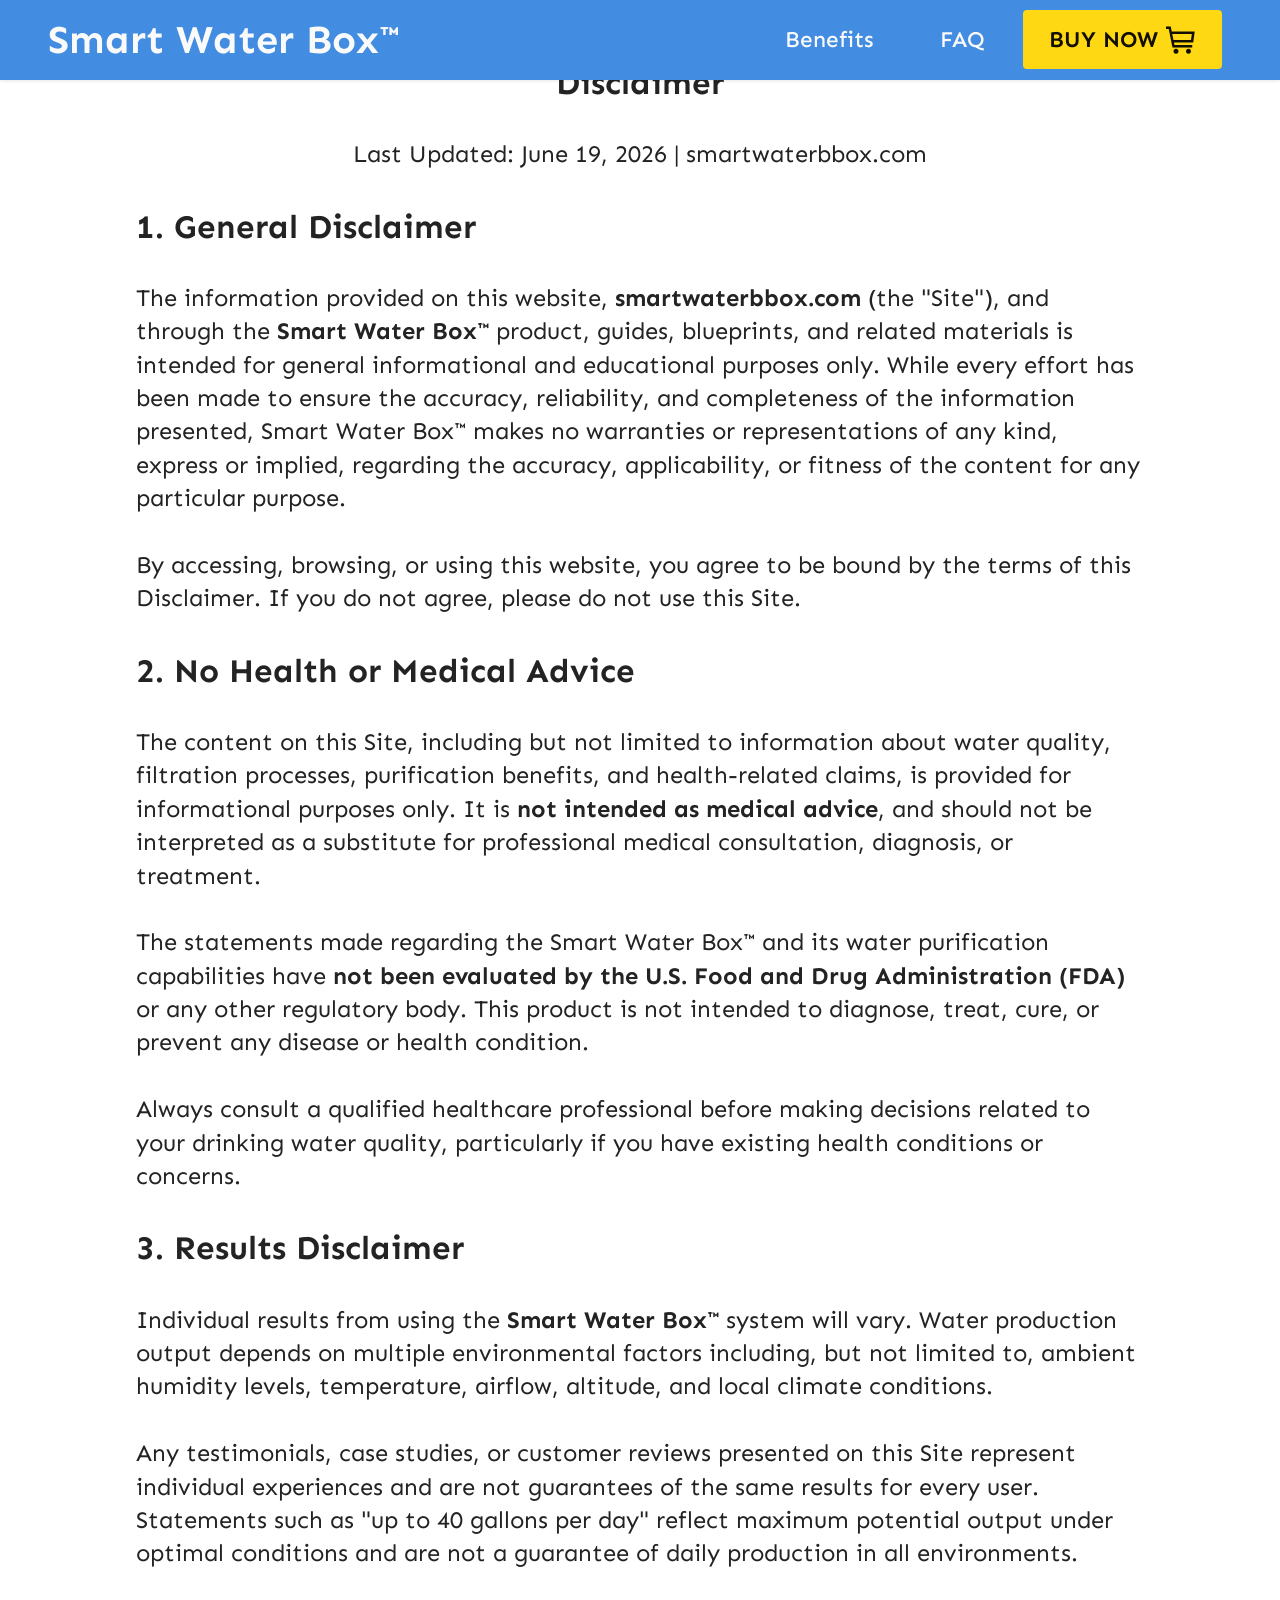
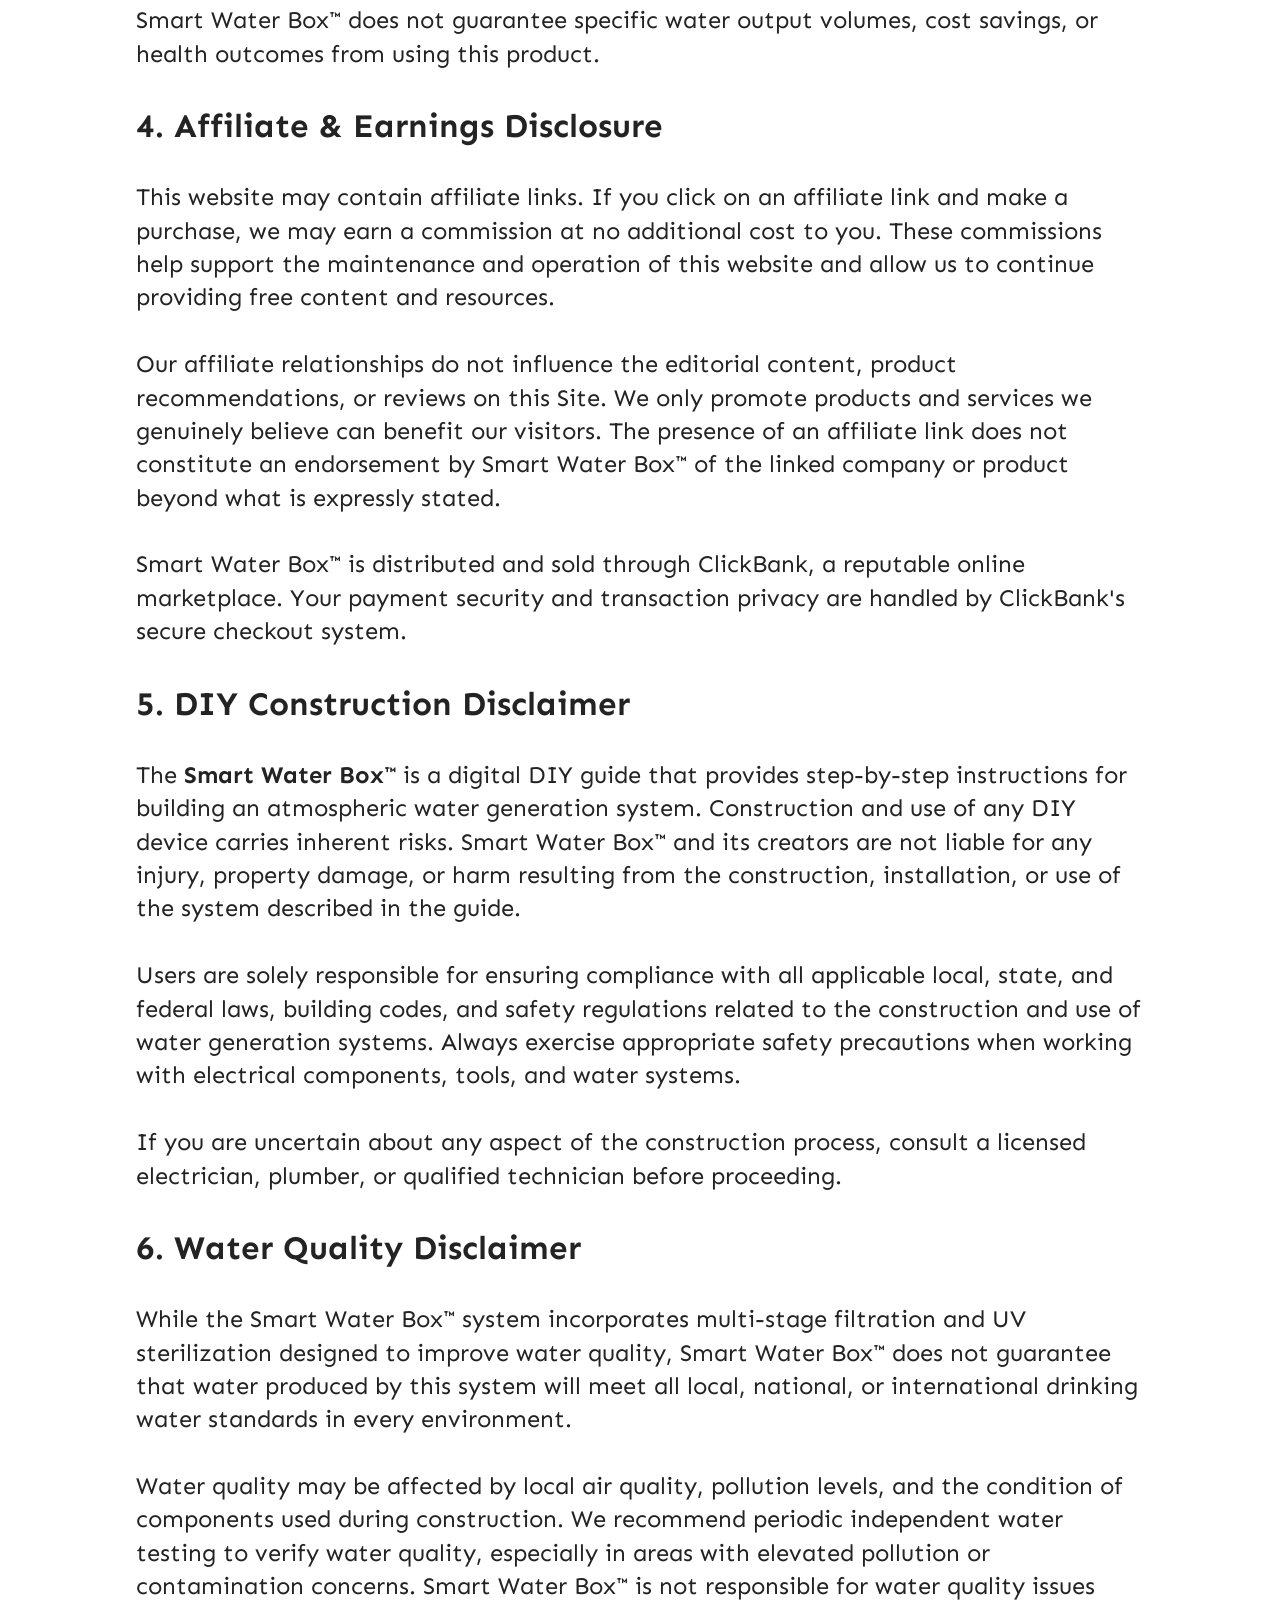
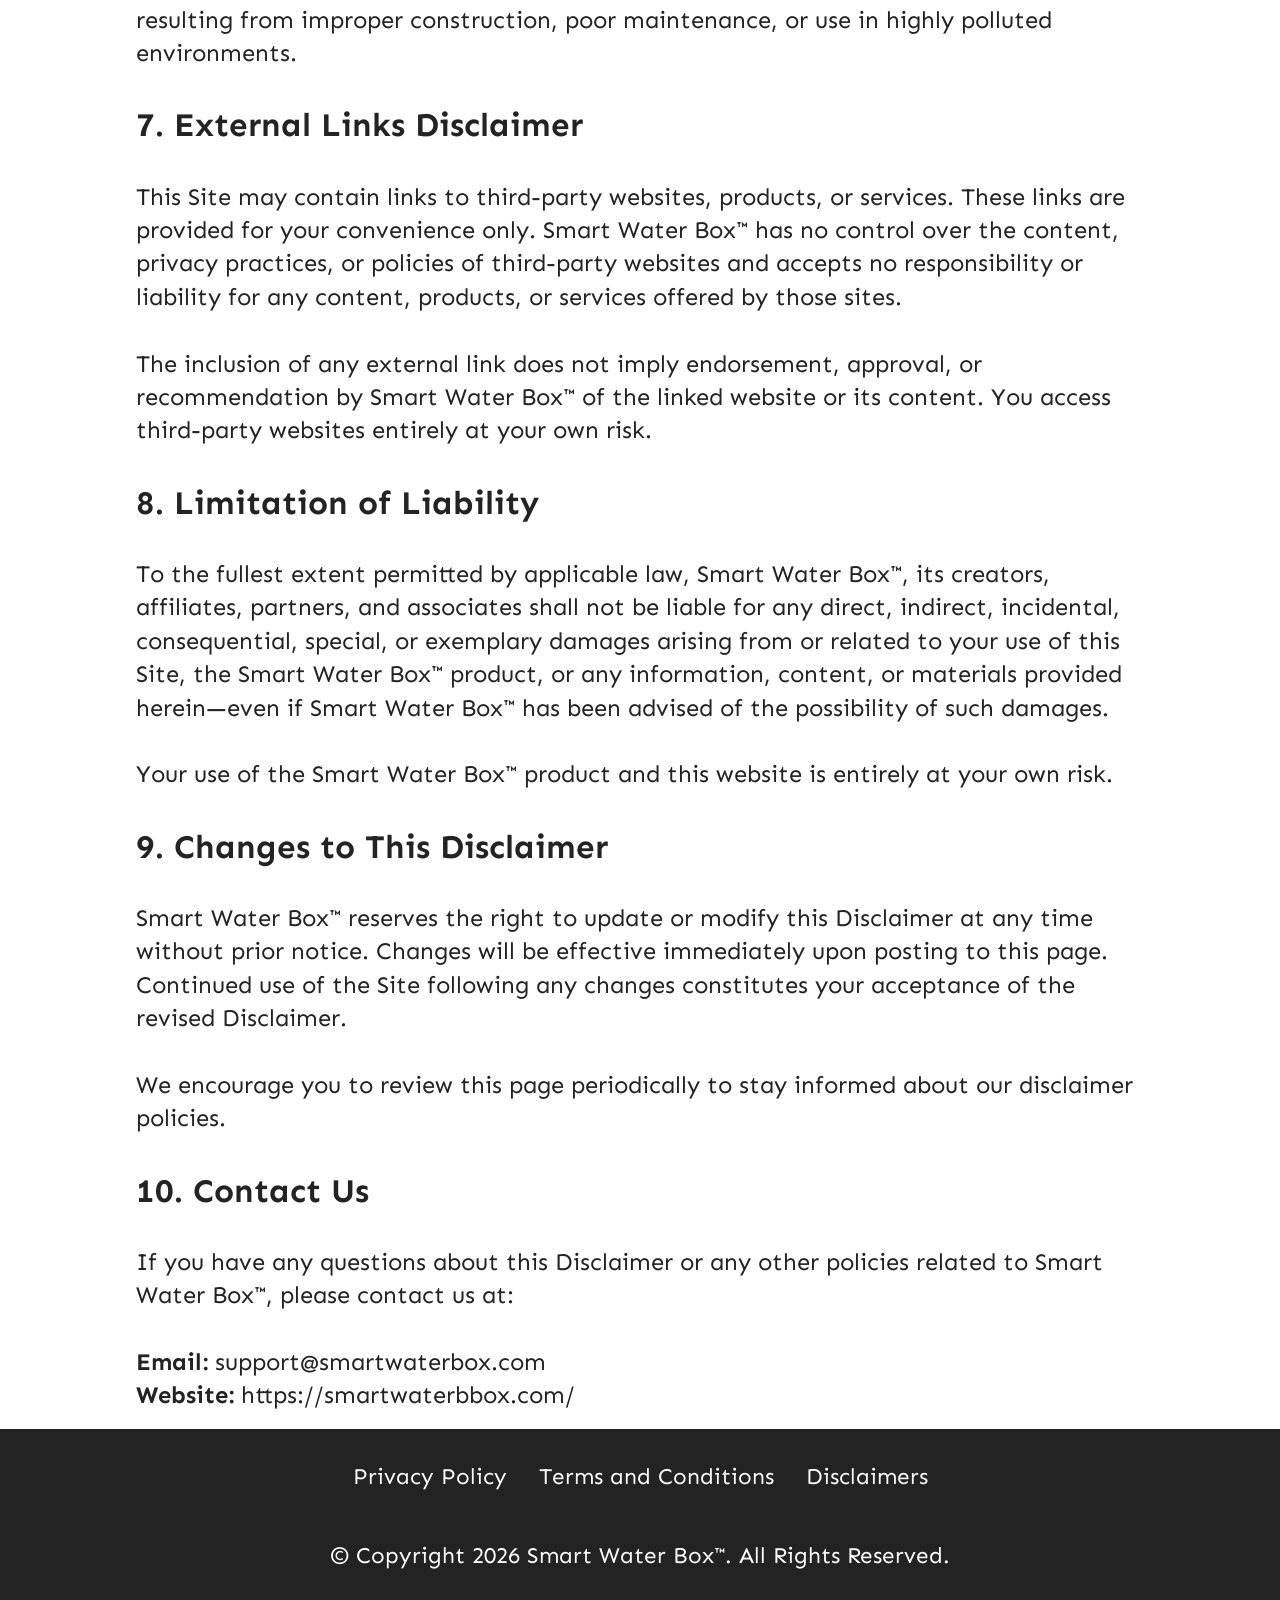
<file: disclaimer.html>
<!DOCTYPE html>
<html>

<head>
    <meta charset="UTF-8">
    <meta http-equiv="X-UA-Compatible" content="IE=edge">
    <meta name="viewport" content="width=device-width, initial-scale=1, minimum-scale=1">
    <link rel="shortcut icon" href="assets/images/cover-dvd-tablet-min-1024x592-1.webp" type="image/x-icon">
    <meta name="description" content="Read the full disclaimer for Smart Water Box™. Important information about earnings, results, health, and affiliate disclosures for smartwaterbbox.com.">
    <meta name="keywords" content="smart water box disclaimer, smart water box disclosure, smart water box terms, smartwaterbbox.com disclaimer">
    <meta name="robots" content="index, follow">
    <link rel="canonical" href="https://smartwaterbbox.com/disclaimer.html" />
    <meta property="og:title" content="Disclaimer | Smart Water Box™ Official Website">
    <meta property="og:description" content="Important legal disclaimers for the Smart Water Box™ product, website, and related materials.">
    <meta property="og:url" content="https://smartwaterbbox.com/disclaimer.html">
    <meta property="og:locale" content="en_US">
    <meta name="language" content="English">

    <title>Disclaimer | Smart Water Box™ | smartwaterbbox.com</title>
    <link rel="stylesheet" href="assets/web/assets/mobirise-icons2/mobirise2.css">
    <link rel="stylesheet" href="assets/bootstrap/css/bootstrap.min.css">
    <link rel="stylesheet" href="assets/bootstrap/css/bootstrap-grid.min.css">
    <link rel="stylesheet" href="assets/bootstrap/css/bootstrap-reboot.min.css">
    <link rel="stylesheet" href="assets/animatecss/animate.css">
    <link rel="stylesheet" href="assets/dropdown/css/style.css">
    <link rel="stylesheet" href="assets/socicon/css/styles.css">
    <link rel="stylesheet" href="assets/theme/css/style.css">
    <link rel="preload" href="https://fonts.googleapis.com/css?family=Sen:400,500,600,700,800&display=swap" as="style" onload="this.onload=null;this.rel='stylesheet'">
    <noscript><link rel="stylesheet" href="https://fonts.googleapis.com/css?family=Sen:400,500,600,700,800&display=swap"></noscript>
    <link rel="preload" as="style" href="assets/mobirise/css/mbr-additional.css?v=zWubnv">
    <link rel="stylesheet" href="assets/mobirise/css/mbr-additional.css?v=zWubnv" type="text/css">

    <!-- Disclaimer Page Schema -->
    <script type="application/ld+json">
    {
      "@context": "https://schema.org",
      "@type": "WebPage",
      "name": "Disclaimer – Smart Water Box™",
      "url": "https://smartwaterbbox.com/disclaimer.html",
      "description": "Legal disclaimer for Smart Water Box™ covering health, earnings, affiliate disclosures, and general website use.",
      "publisher": {
        "@type": "Organization",
        "name": "Smart Water Box",
        "url": "https://smartwaterbbox.com/",
        "logo": "https://smartwaterbbox.com/assets/images/cover-dvd-tablet-min-1024x592.webp"
      },
      "inLanguage": "en-US",
      "dateModified": "2026-06-19"
    }
    </script>
</head>

<body>

    <!-- Navigation -->
    <section data-bs-version="5.1" class="menu menu2 cid-tLclnOs7BI" once="menu" id="menu2-d">
        <nav class="navbar navbar-dropdown navbar-fixed-top navbar-expand-lg">
            <div class="container-fluid">
                <div class="navbar-brand">
                    <span class="navbar-caption-wrap"><a class="navbar-caption text-white text-primary display-2" href="https://smartwaterbbox.com/">Smart Water Box™<br></a></span>
                </div>
                <button class="navbar-toggler" type="button" data-toggle="collapse" data-bs-toggle="collapse" data-target="#navbarSupportedContent" data-bs-target="#navbarSupportedContent" aria-controls="navbarNavAltMarkup" aria-expanded="false" aria-label="Toggle navigation">
                    <div class="hamburger">
                        <span></span><span></span><span></span><span></span>
                    </div>
                </button>
                <div class="collapse navbar-collapse" id="navbarSupportedContent">
                    <ul class="navbar-nav nav-dropdown" data-app-modern-menu="true">
                        <li class="nav-item"><a class="nav-link link text-white text-primary display-4" href="index.html#content8-90">Benefits&nbsp;<br></a></li>
                        <li class="nav-item"><a class="nav-link link text-white display-4" href="index.html#list01-5k">FAQ</a></li>
                    </ul>
                    <div class="navbar-buttons mbr-section-btn"><a class="btn btn-danger display-4" href="https://uswaterrevolution.com/#aff=navjotbatti15e5"><span class="mobi-mbri mobi-mbri-shopping-cart mbr-iconfont mbr-iconfont-btn"></span>BUY NOW</a></div>
                </div>
            </div>
        </nav>
    </section>

    <!-- Page Title -->
    <section data-bs-version="5.1" class="content4 cid-disclaimer-title" id="content4-disclaimer">
        <div class="container-fluid">
            <div class="row justify-content-center">
                <div class="title col-md-12 col-lg-10">
                    <h1 class="mbr-section-title mbr-fonts-style align-center mb-4 display-5"><strong>Disclaimer</strong></h1>
                    <h4 class="mbr-section-subtitle align-center mbr-fonts-style mb-4 display-7">Last Updated: June 19, 2026 | <a href="https://smartwaterbbox.com/" style="color: inherit;">smartwaterbbox.com</a></h4>
                </div>
            </div>
        </div>
    </section>

    <!-- Disclaimer Content -->
    <section data-bs-version="5.1" class="content5 cid-disclaimer-body" id="content5-disclaimer">
        <div class="container-fluid">
            <div class="row justify-content-center">
                <div class="col-md-12 col-lg-10">

                    <h4 class="mbr-section-subtitle mbr-fonts-style mb-4 display-5"><strong>1. General Disclaimer</strong></h4>
                    <p class="mbr-text mbr-fonts-style display-7">
                        The information provided on this website, <strong>smartwaterbbox.com</strong> (the "Site"), and through the <strong>Smart Water Box™</strong> product, guides, blueprints, and related materials is intended for general informational and educational purposes only. While every effort has been made to ensure the accuracy, reliability, and completeness of the information presented, Smart Water Box™ makes no warranties or representations of any kind, express or implied, regarding the accuracy, applicability, or fitness of the content for any particular purpose.<br><br>
                        By accessing, browsing, or using this website, you agree to be bound by the terms of this Disclaimer. If you do not agree, please do not use this Site.
                    </p>

                    <h4 class="mbr-section-subtitle mbr-fonts-style mb-4 mt-4 display-5"><strong>2. No Health or Medical Advice</strong></h4>
                    <p class="mbr-text mbr-fonts-style display-7">
                        The content on this Site, including but not limited to information about water quality, filtration processes, purification benefits, and health-related claims, is provided for informational purposes only. It is <strong>not intended as medical advice</strong>, and should not be interpreted as a substitute for professional medical consultation, diagnosis, or treatment.<br><br>
                        The statements made regarding the Smart Water Box™ and its water purification capabilities have <strong>not been evaluated by the U.S. Food and Drug Administration (FDA)</strong> or any other regulatory body. This product is not intended to diagnose, treat, cure, or prevent any disease or health condition.<br><br>
                        Always consult a qualified healthcare professional before making decisions related to your drinking water quality, particularly if you have existing health conditions or concerns.
                    </p>

                    <h4 class="mbr-section-subtitle mbr-fonts-style mb-4 mt-4 display-5"><strong>3. Results Disclaimer</strong></h4>
                    <p class="mbr-text mbr-fonts-style display-7">
                        Individual results from using the <strong>Smart Water Box™</strong> system will vary. Water production output depends on multiple environmental factors including, but not limited to, ambient humidity levels, temperature, airflow, altitude, and local climate conditions.<br><br>
                        Any testimonials, case studies, or customer reviews presented on this Site represent individual experiences and are not guarantees of the same results for every user. Statements such as "up to 40 gallons per day" reflect maximum potential output under optimal conditions and are not a guarantee of daily production in all environments.<br><br>
                        Smart Water Box™ does not guarantee specific water output volumes, cost savings, or health outcomes from using this product.
                    </p>

                    <h4 class="mbr-section-subtitle mbr-fonts-style mb-4 mt-4 display-5"><strong>4. Affiliate & Earnings Disclosure</strong></h4>
                    <p class="mbr-text mbr-fonts-style display-7">
                        This website may contain affiliate links. If you click on an affiliate link and make a purchase, we may earn a commission at no additional cost to you. These commissions help support the maintenance and operation of this website and allow us to continue providing free content and resources.<br><br>
                        Our affiliate relationships do not influence the editorial content, product recommendations, or reviews on this Site. We only promote products and services we genuinely believe can benefit our visitors. The presence of an affiliate link does not constitute an endorsement by Smart Water Box™ of the linked company or product beyond what is expressly stated.<br><br>
                        Smart Water Box™ is distributed and sold through ClickBank, a reputable online marketplace. Your payment security and transaction privacy are handled by ClickBank's secure checkout system.
                    </p>

                    <h4 class="mbr-section-subtitle mbr-fonts-style mb-4 mt-4 display-5"><strong>5. DIY Construction Disclaimer</strong></h4>
                    <p class="mbr-text mbr-fonts-style display-7">
                        The <strong>Smart Water Box™</strong> is a digital DIY guide that provides step-by-step instructions for building an atmospheric water generation system. Construction and use of any DIY device carries inherent risks. Smart Water Box™ and its creators are not liable for any injury, property damage, or harm resulting from the construction, installation, or use of the system described in the guide.<br><br>
                        Users are solely responsible for ensuring compliance with all applicable local, state, and federal laws, building codes, and safety regulations related to the construction and use of water generation systems. Always exercise appropriate safety precautions when working with electrical components, tools, and water systems.<br><br>
                        If you are uncertain about any aspect of the construction process, consult a licensed electrician, plumber, or qualified technician before proceeding.
                    </p>

                    <h4 class="mbr-section-subtitle mbr-fonts-style mb-4 mt-4 display-5"><strong>6. Water Quality Disclaimer</strong></h4>
                    <p class="mbr-text mbr-fonts-style display-7">
                        While the Smart Water Box™ system incorporates multi-stage filtration and UV sterilization designed to improve water quality, Smart Water Box™ does not guarantee that water produced by this system will meet all local, national, or international drinking water standards in every environment.<br><br>
                        Water quality may be affected by local air quality, pollution levels, and the condition of components used during construction. We recommend periodic independent water testing to verify water quality, especially in areas with elevated pollution or contamination concerns. Smart Water Box™ is not responsible for water quality issues resulting from improper construction, poor maintenance, or use in highly polluted environments.
                    </p>

                    <h4 class="mbr-section-subtitle mbr-fonts-style mb-4 mt-4 display-5"><strong>7. External Links Disclaimer</strong></h4>
                    <p class="mbr-text mbr-fonts-style display-7">
                        This Site may contain links to third-party websites, products, or services. These links are provided for your convenience only. Smart Water Box™ has no control over the content, privacy practices, or policies of third-party websites and accepts no responsibility or liability for any content, products, or services offered by those sites.<br><br>
                        The inclusion of any external link does not imply endorsement, approval, or recommendation by Smart Water Box™ of the linked website or its content. You access third-party websites entirely at your own risk.
                    </p>

                    <h4 class="mbr-section-subtitle mbr-fonts-style mb-4 mt-4 display-5"><strong>8. Limitation of Liability</strong></h4>
                    <p class="mbr-text mbr-fonts-style display-7">
                        To the fullest extent permitted by applicable law, Smart Water Box™, its creators, affiliates, partners, and associates shall not be liable for any direct, indirect, incidental, consequential, special, or exemplary damages arising from or related to your use of this Site, the Smart Water Box™ product, or any information, content, or materials provided herein—even if Smart Water Box™ has been advised of the possibility of such damages.<br><br>
                        Your use of the Smart Water Box™ product and this website is entirely at your own risk.
                    </p>

                    <h4 class="mbr-section-subtitle mbr-fonts-style mb-4 mt-4 display-5"><strong>9. Changes to This Disclaimer</strong></h4>
                    <p class="mbr-text mbr-fonts-style display-7">
                        Smart Water Box™ reserves the right to update or modify this Disclaimer at any time without prior notice. Changes will be effective immediately upon posting to this page. Continued use of the Site following any changes constitutes your acceptance of the revised Disclaimer.<br><br>
                        We encourage you to review this page periodically to stay informed about our disclaimer policies.
                    </p>

                    <h4 class="mbr-section-subtitle mbr-fonts-style mb-4 mt-4 display-5"><strong>10. Contact Us</strong></h4>
                    <p class="mbr-text mbr-fonts-style display-7">
                        If you have any questions about this Disclaimer or any other policies related to Smart Water Box™, please contact us at:<br><br>
                        <strong>Email:</strong> support@smartwaterbox.com<br>
                        <strong>Website:</strong> <a href="https://smartwaterbbox.com/" style="color: inherit;">https://smartwaterbbox.com/</a>
                    </p>

                </div>
            </div>
        </div>
    </section>

    <!-- Footer -->
    <section data-bs-version="5.1" class="footer3 cid-tLcGI6bA0p" once="footers" id="footer3-disclaimer">
        <div class="container">
            <div class="media-container-row align-center mbr-white">
                <div class="row row-links">
                    <ul class="foot-menu">
                        <li class="foot-menu-item mbr-fonts-style display-4"><a href="PrivacyPolicy.html" class="text-white text-primary">Privacy Policy</a></li>
                        <li class="foot-menu-item mbr-fonts-style display-4"><a href="TermsAndConditions.html" class="text-white text-primary">Terms and Conditions</a></li>
                        <li class="foot-menu-item mbr-fonts-style display-4"><a href="disclaimer.html" class="text-white text-primary">Disclaimers</a></li>
                    </ul>
                </div>
                <div class="row row-copirayt">
                    <p class="mbr-text mb-0 mbr-fonts-style mbr-white align-center display-4"><br>© Copyright 2026 <a href="https://smartwaterbbox.com/" class="text-white text-primary">Smart Water Box™</a>. All Rights Reserved.</p>
                </div>
            </div>
        </div>
    </section>

    <script src="assets/bootstrap/js/bootstrap.bundle.min.js"></script>
    <script src="assets/smoothscroll/smooth-scroll.js"></script>
    <script src="assets/dropdown/js/navbar-dropdown.js"></script>
    <script src="assets/theme/js/script.js"></script>

    <div id="scrollToTop" class="scrollToTop mbr-arrow-up"><a style="text-align: center;"><i class="mbr-arrow-up-icon mbr-arrow-up-icon-cm cm-icon cm-icon-smallarrow-up"></i></a></div>
    <input name="animation" type="hidden">
</body>

</html>
</file>
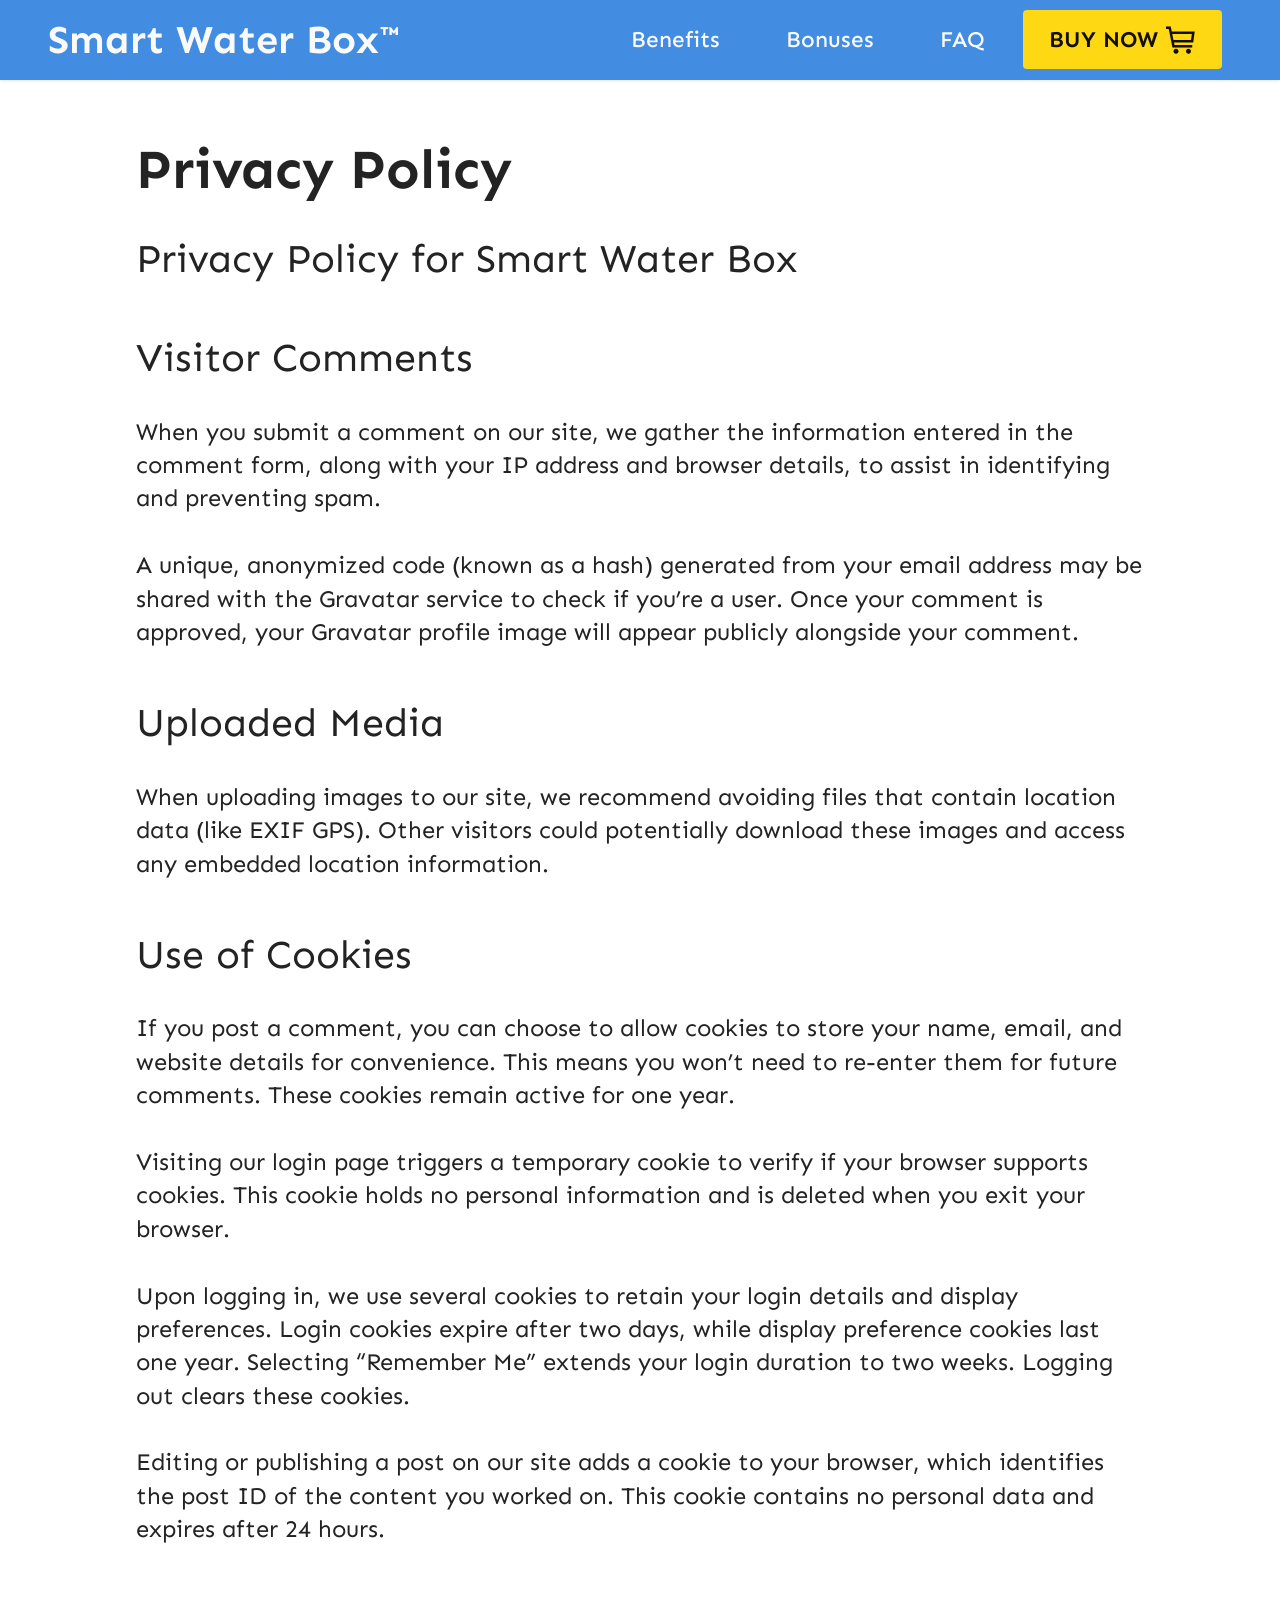
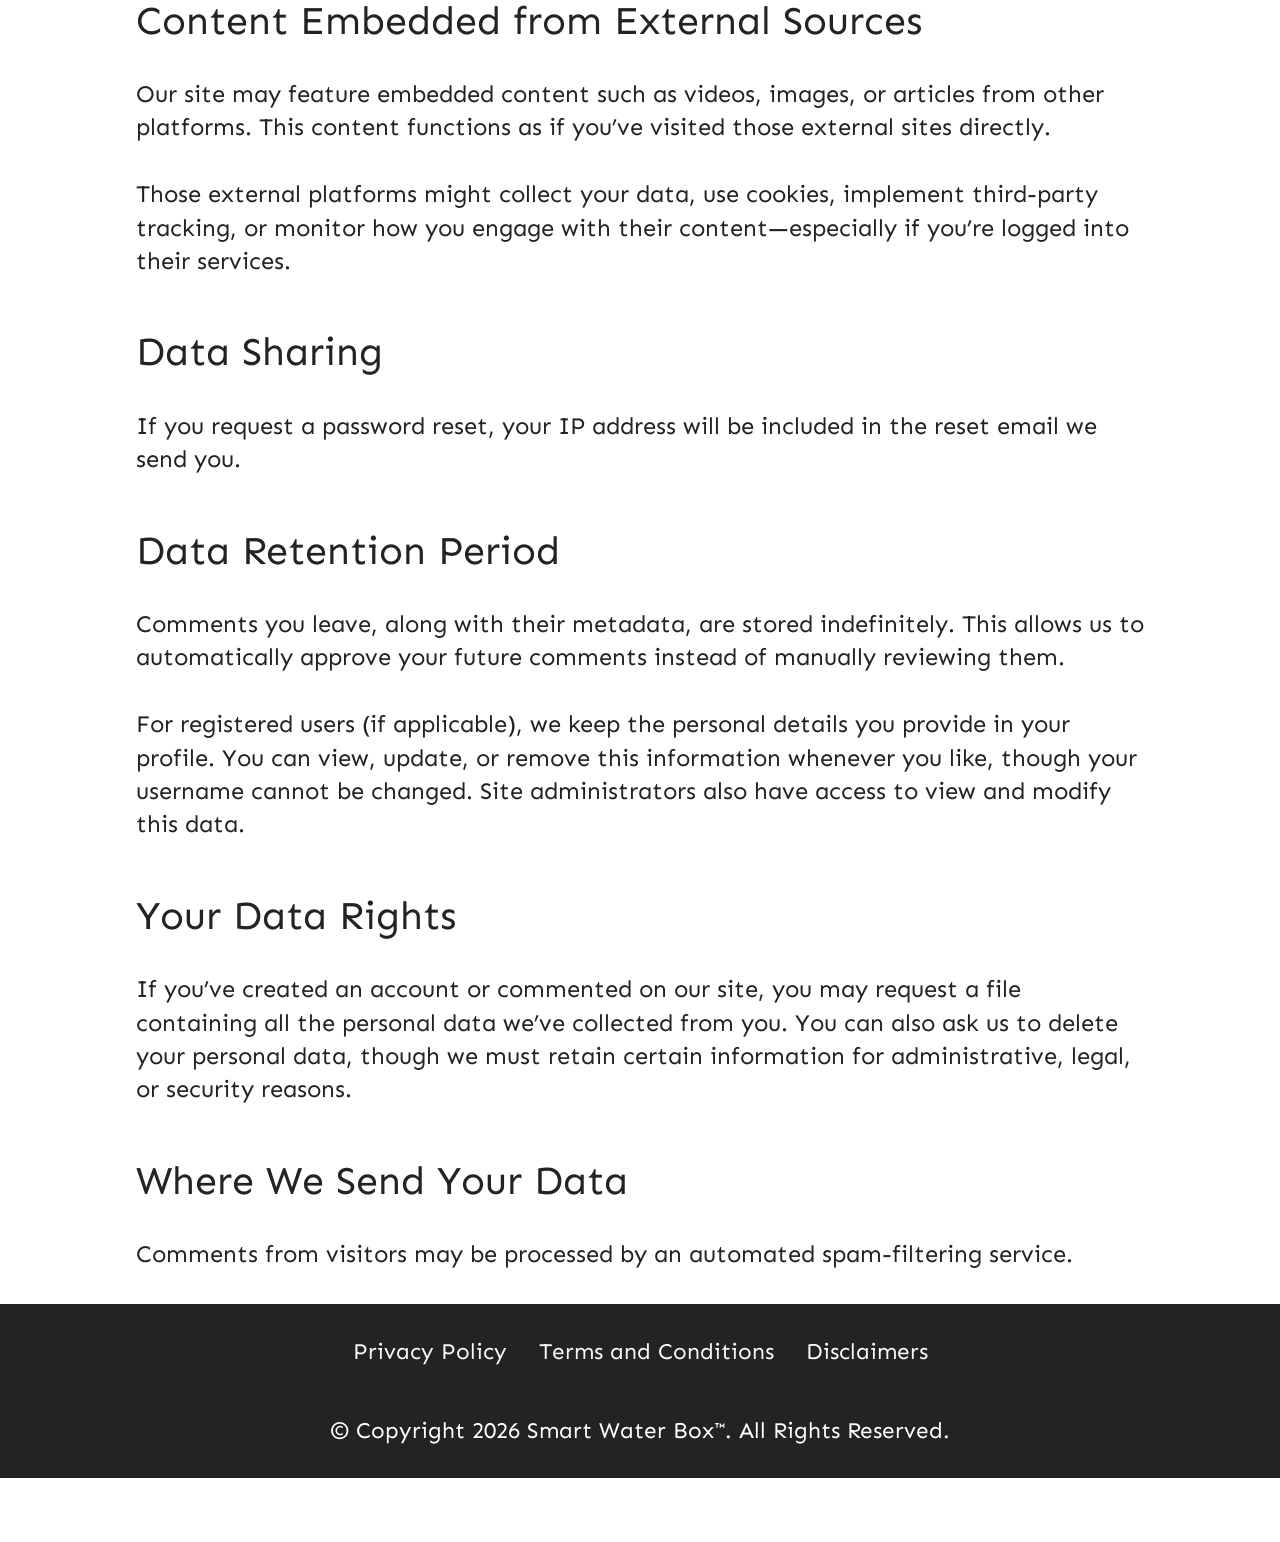
<file: PrivacyPolicy.html>
<!DOCTYPE html>
<html>

<head>
    <!-- Site made with Mobirise Website Builder v6.0.6, https://mobirise.com -->
    <meta charset="UTF-8">
    <meta http-equiv="X-UA-Compatible" content="IE=edge">
    <meta name="generator" content="Mobirise v6.0.6, mobirise.com">
    <meta name="viewport" content="width=device-width, initial-scale=1, minimum-scale=1">
    <link rel="shortcut icon" href="assets/images/cover-dvd-tablet-min-1024x592-1.webp" type="image/x-icon">
    <meta name="description" content="Privacy Policy for Smart Water Box">


    <title>Privacy Policy</title>
    <link rel="stylesheet" href="assets/web/assets/mobirise-icons2/mobirise2.css">
    <link rel="stylesheet" href="assets/bootstrap/css/bootstrap.min.css">
    <link rel="stylesheet" href="assets/bootstrap/css/bootstrap-grid.min.css">
    <link rel="stylesheet" href="assets/bootstrap/css/bootstrap-reboot.min.css">
    <link rel="stylesheet" href="assets/animatecss/animate.css">
    <link rel="stylesheet" href="assets/dropdown/css/style.css">
    <link rel="stylesheet" href="assets/socicon/css/styles.css">
    <link rel="stylesheet" href="assets/theme/css/style.css">
    <link rel="preload" href="https://fonts.googleapis.com/css?family=Sen:400,500,600,700,800&display=swap" as="style" onload="this.onload=null;this.rel='stylesheet'">
    <noscript><link rel="stylesheet" href="https://fonts.googleapis.com/css?family=Sen:400,500,600,700,800&display=swap"></noscript>
    <link rel="preload" as="style" href="assets/mobirise/css/mbr-additional.css?v=Sd9kZt">
    <link rel="stylesheet" href="assets/mobirise/css/mbr-additional.css?v=Sd9kZt" type="text/css">




</head>

<body>

    <section data-bs-version="5.1" class="menu menu2 cid-tLclnOs7BI" once="menu" id="menu2-f">

        <nav class="navbar navbar-dropdown navbar-fixed-top navbar-expand-lg">
            <div class="container-fluid">
                <div class="navbar-brand">

                    <span class="navbar-caption-wrap"><a class="navbar-caption text-white text-primary display-2" href="https://smartwaterbbox.com/">Smart Water Box™<br></a></span>
                </div>
                <button class="navbar-toggler" type="button" data-toggle="collapse" data-bs-toggle="collapse" data-target="#navbarSupportedContent" data-bs-target="#navbarSupportedContent" aria-controls="navbarNavAltMarkup" aria-expanded="false" aria-label="Toggle navigation">
                <div class="hamburger">
                    <span></span>
                    <span></span>
                    <span></span>
                    <span></span>
                </div>
            </button>
                <div class="collapse navbar-collapse" id="navbarSupportedContent">
                    <ul class="navbar-nav nav-dropdown" data-app-modern-menu="true">
                        <li class="nav-item"><a class="nav-link link text-white text-primary display-4" href="index.html#content8-90">Benefits&nbsp;<br></a></li>
                        <li class="nav-item"><a class="nav-link link text-white text-primary display-4" href="index.html#content4-7w">Bonuses&nbsp;<br></a></li>

                        <li class="nav-item"><a class="nav-link link text-white display-4" href="index.html#list01-5k">FAQ</a>
                        </li>
                    </ul>

                    <div class="navbar-buttons mbr-section-btn"><a class="btn btn-danger display-4" href="https://uswaterrevolution.com/#aff=navjotbatti15e5"><span class="mobi-mbri mobi-mbri-shopping-cart mbr-iconfont mbr-iconfont-btn"></span>BUY NOW</a></div>
                </div>
            </div>
        </nav>
    </section>

    <section data-bs-version="5.1" class="content5 cid-tLGbBzduJA" id="content5-1f">

        <div class="container-fluid">
            <div class="row justify-content-center">
                <div class="col-md-12 col-lg-10">
                    <h3 class="mbr-section-title mbr-fonts-style mb-4 display-1">
                        <strong>Privacy Policy</strong></h3>
                    <h4 class="mbr-section-subtitle mbr-fonts-style mb-4 display-2">Privacy Policy for Smart Water Box&nbsp;</h4>
                    <p class="mbr-text mbr-fonts-style display-7"></p>
                </div>
            </div>
        </div>
    </section>

    <section data-bs-version="5.1" class="content5 cid-uN9BjmJTF2" id="content5-60">

        <div class="container">
            <div class="row justify-content-center">
                <div class="col-md-12 col-lg-10">

                    <h4 class="mbr-section-subtitle mbr-fonts-style mb-4 display-2">Visitor Comments</h4>
                    <p class="mbr-text mbr-fonts-style display-7">When you submit a comment on our site, we gather the information entered in the comment form, along with your IP address and browser details, to assist in identifying and preventing spam.
                        <br>
                        <br>A unique, anonymized code (known as a hash) generated from your email address may be shared with the Gravatar service to check if you’re a user. Once your comment is approved, your Gravatar profile image will appear publicly
                        alongside your comment.</p>
                </div>
            </div>
        </div>
    </section>

    <section data-bs-version="5.1" class="content5 cid-uN9Bsa5Mlj" id="content5-61">

        <div class="container">
            <div class="row justify-content-center">
                <div class="col-md-12 col-lg-10">

                    <h4 class="mbr-section-subtitle mbr-fonts-style mb-4 display-2">Uploaded Media</h4>
                    <p class="mbr-text mbr-fonts-style display-7">
                        When uploading images to our site, we recommend avoiding files that contain location data (like EXIF GPS). Other visitors could potentially download these images and access any embedded location information.</p>
                </div>
            </div>
        </div>
    </section>

    <section data-bs-version="5.1" class="content5 cid-uN9BDQrr4e" id="content5-62">

        <div class="container">
            <div class="row justify-content-center">
                <div class="col-md-12 col-lg-10">

                    <h4 class="mbr-section-subtitle mbr-fonts-style mb-4 display-2">Use of Cookies</h4>
                    <p class="mbr-text mbr-fonts-style display-7">If you post a comment, you can choose to allow cookies to store your name, email, and website details for convenience. This means you won’t need to re-enter them for future comments. These cookies remain active for one year.
                        <br>
                        <br>Visiting our login page triggers a temporary cookie to verify if your browser supports cookies. This cookie holds no personal information and is deleted when you exit your browser.
                        <br>
                        <br>Upon logging in, we use several cookies to retain your login details and display preferences. Login cookies expire after two days, while display preference cookies last one year. Selecting “Remember Me” extends your login duration
                        to two weeks. Logging out clears these cookies.
                        <br>
                        <br>Editing or publishing a post on our site adds a cookie to your browser, which identifies the post ID of the content you worked on. This cookie contains no personal data and expires after 24 hours.</p>
                </div>
            </div>
        </div>
    </section>

    <section data-bs-version="5.1" class="content5 cid-uN9BKjeGob" id="content5-63">

        <div class="container">
            <div class="row justify-content-center">
                <div class="col-md-12 col-lg-10">

                    <h4 class="mbr-section-subtitle mbr-fonts-style mb-4 display-2">Content Embedded from External Sources</h4>
                    <p class="mbr-text mbr-fonts-style display-7">Our site may feature embedded content such as videos, images, or articles from other platforms. This content functions as if you’ve visited those external sites directly.
                        <br>
                        <br>Those external platforms might collect your data, use cookies, implement third-party tracking, or monitor how you engage with their content—especially if you’re logged into their services.</p>
                </div>
            </div>
        </div>
    </section>

    <section data-bs-version="5.1" class="content5 cid-uN9BRVJeDv" id="content5-64">

        <div class="container">
            <div class="row justify-content-center">
                <div class="col-md-12 col-lg-10">

                    <h4 class="mbr-section-subtitle mbr-fonts-style mb-4 display-2">Data Sharing</h4>
                    <p class="mbr-text mbr-fonts-style display-7">If you request a password reset, your IP address will be included in the reset email we send you.</p>
                </div>
            </div>
        </div>
    </section>

    <section data-bs-version="5.1" class="content5 cid-uN9BYgaQdU" id="content5-65">

        <div class="container">
            <div class="row justify-content-center">
                <div class="col-md-12 col-lg-10">

                    <h4 class="mbr-section-subtitle mbr-fonts-style mb-4 display-2">Data Retention Period</h4>
                    <p class="mbr-text mbr-fonts-style display-7">Comments you leave, along with their metadata, are stored indefinitely. This allows us to automatically approve your future comments instead of manually reviewing them.
                        <br>
                        <br>For registered users (if applicable), we keep the personal details you provide in your profile. You can view, update, or remove this information whenever you like, though your username cannot be changed. Site administrators
                        also have access to view and modify this data.</p>
                </div>
            </div>
        </div>
    </section>

    <section data-bs-version="5.1" class="content5 cid-uN9C3XLgaB" id="content5-66">

        <div class="container">
            <div class="row justify-content-center">
                <div class="col-md-12 col-lg-10">

                    <h4 class="mbr-section-subtitle mbr-fonts-style mb-4 display-2">Your Data Rights</h4>
                    <p class="mbr-text mbr-fonts-style display-7">If you’ve created an account or commented on our site, you may request a file containing all the personal data we’ve collected from you. You can also ask us to delete your personal data, though we must retain certain information for
                        administrative, legal, or security reasons.</p>
                </div>
            </div>
        </div>
    </section>

    <section data-bs-version="5.1" class="content5 cid-uN9CksfXoR" id="content5-67">

        <div class="container">
            <div class="row justify-content-center">
                <div class="col-md-12 col-lg-10">

                    <h4 class="mbr-section-subtitle mbr-fonts-style mb-4 display-2">Where We Send Your Data</h4>
                    <p class="mbr-text mbr-fonts-style display-7">Comments from visitors may be processed by an automated spam-filtering service.</p>
                </div>
            </div>
        </div>
    </section>

    <section data-bs-version="5.1" class="footer3 cid-tLcGI6bA0p" once="footers" id="footer3-g">





        <div class="container">
            <div class="media-container-row align-center mbr-white">
                <div class="row row-links">
                    <ul class="foot-menu">





                        <li class="foot-menu-item mbr-fonts-style display-4"><a href="PrivacyPolicy.html#content5-1f" class="text-white text-primary">Privacy Policy</a></li>
                        <li class="foot-menu-item mbr-fonts-style display-4"><a href="TermsAndConditions.html#content5-1h" class="text-white text-primary">Terms and Conditions</a></li>
                        <li class="foot-menu-item mbr-fonts-style display-4"><a href="disclaimer.html" class="text-white text-primary">Disclaimers</a></li>
                    </ul>
                </div>

                <div class="row row-copirayt">
                    <p class="mbr-text mb-0 mbr-fonts-style mbr-white align-center display-4"><br>© Copyright 2026 Smart Water Box<a href="https://smartwaterbbox.com/" class="text-white text-primary">™</a>.&nbsp;All Rights Reserved.</p>
                </div>
            </div>
        </div>
    </section>
    <section class="display-7" style="padding: 0;align-items: center;justify-content: center;flex-wrap: wrap;    align-content: center;display: flex;position: relative;height: 4rem;"><a href="https://mobiri.se/3105685" style="flex: 1 1;height: 4rem;position: absolute;width: 100%;z-index: 1;"><img alt="" style="height: 4rem;" src="[data-uri]"></a>
        <p style="margin: 0;text-align: center;"
            class="display-7">&#8204;</p><a style="z-index:1" href="https://mobirise.com/builder/ai-website-generator.html">AI Website Generator</a></section>
    <script src="assets/bootstrap/js/bootstrap.bundle.min.js"></script>
    <script src="assets/smoothscroll/smooth-scroll.js"></script>
    <script src="assets/ytplayer/index.js"></script>
    <script src="assets/dropdown/js/navbar-dropdown.js"></script>
    <script src="assets/theme/js/script.js"></script>


    <div id="scrollToTop" class="scrollToTop mbr-arrow-up"><a style="text-align: center;"><i class="mbr-arrow-up-icon mbr-arrow-up-icon-cm cm-icon cm-icon-smallarrow-up"></i></a></div>
    <input name="animation" type="hidden">
</body>

</html>
</file>
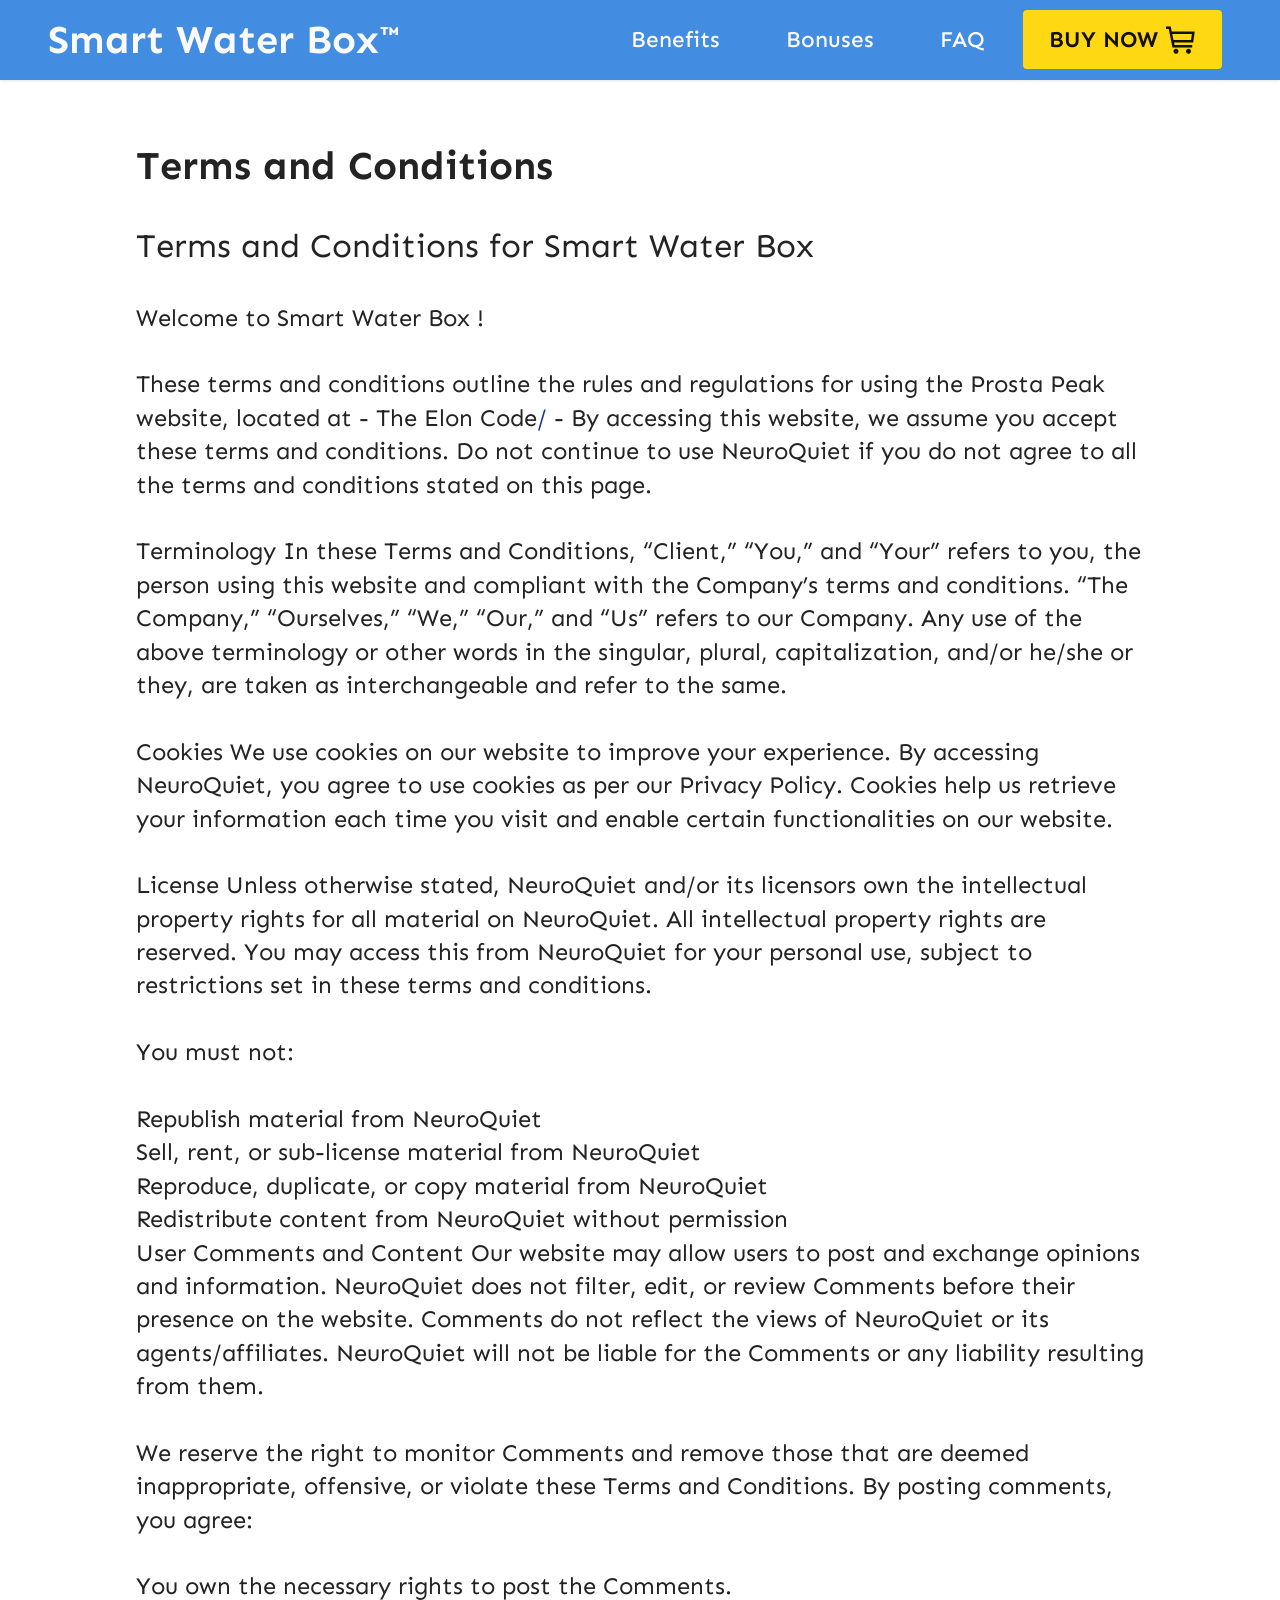
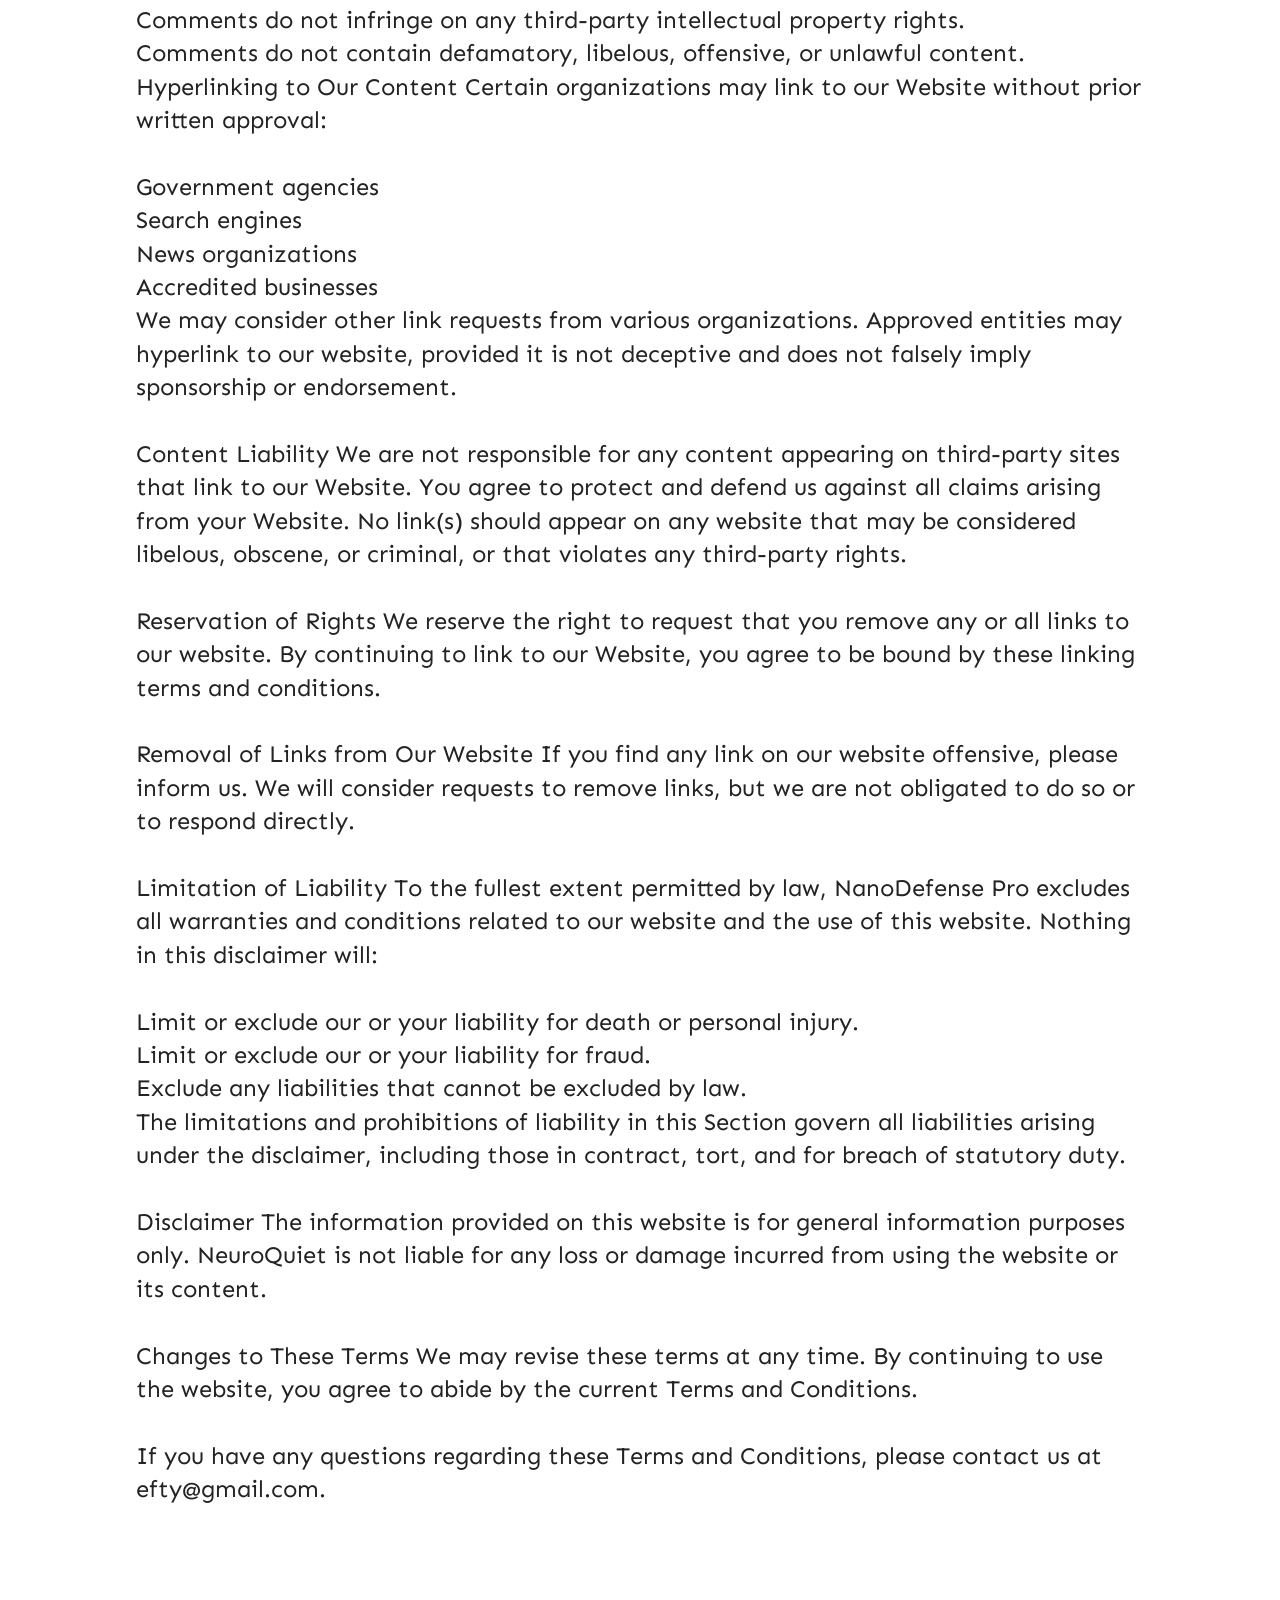
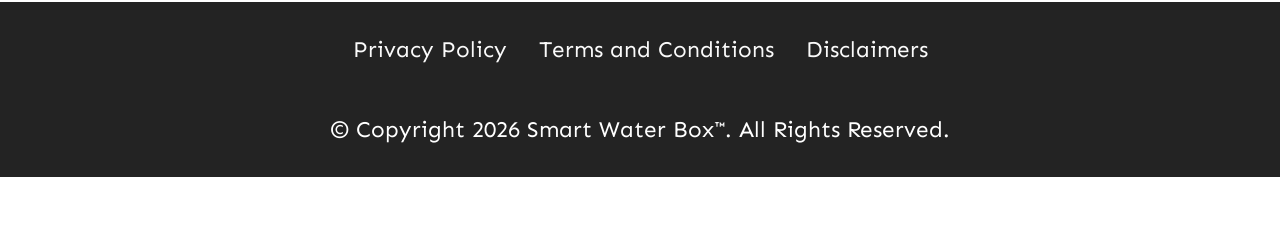
<file: TermsAndConditions.html>
<!DOCTYPE html>
<html>

<head>
    <!-- Site made with Mobirise Website Builder v6.0.6, https://mobirise.com -->
    <meta charset="UTF-8">
    <meta http-equiv="X-UA-Compatible" content="IE=edge">
    <meta name="generator" content="Mobirise v6.0.6, mobirise.com">
    <meta name="viewport" content="width=device-width, initial-scale=1, minimum-scale=1">
    <link rel="shortcut icon" href="assets/images/cover-dvd-tablet-min-1024x592-1.webp" type="image/x-icon">
    <meta name="description" content="Terms And Conditions for Smart Water Box">


    <title>Terms And Conditions</title>
    <link rel="stylesheet" href="assets/web/assets/mobirise-icons2/mobirise2.css">
    <link rel="stylesheet" href="assets/bootstrap/css/bootstrap.min.css">
    <link rel="stylesheet" href="assets/bootstrap/css/bootstrap-grid.min.css">
    <link rel="stylesheet" href="assets/bootstrap/css/bootstrap-reboot.min.css">
    <link rel="stylesheet" href="assets/animatecss/animate.css">
    <link rel="stylesheet" href="assets/dropdown/css/style.css">
    <link rel="stylesheet" href="assets/socicon/css/styles.css">
    <link rel="stylesheet" href="assets/theme/css/style.css">
    <link rel="preload" href="https://fonts.googleapis.com/css?family=Sen:400,500,600,700,800&display=swap" as="style" onload="this.onload=null;this.rel='stylesheet'">
    <noscript><link rel="stylesheet" href="https://fonts.googleapis.com/css?family=Sen:400,500,600,700,800&display=swap"></noscript>
    <link rel="preload" as="style" href="assets/mobirise/css/mbr-additional.css?v=6OEIvb">
    <link rel="stylesheet" href="assets/mobirise/css/mbr-additional.css?v=6OEIvb" type="text/css">




</head>

<body>

    <section data-bs-version="5.1" class="menu menu2 cid-tLcIgUkpyM" once="menu" id="menu2-j">

        <nav class="navbar navbar-dropdown navbar-fixed-top navbar-expand-lg">
            <div class="container-fluid">
                <div class="navbar-brand">

                    <span class="navbar-caption-wrap"><a class="navbar-caption text-white text-primary display-2" href="https://smartwaterbbox.com/">Smart Water Box™<br></a></span>
                </div>
                <button class="navbar-toggler" type="button" data-toggle="collapse" data-bs-toggle="collapse" data-target="#navbarSupportedContent" data-bs-target="#navbarSupportedContent" aria-controls="navbarNavAltMarkup" aria-expanded="false" aria-label="Toggle navigation">
                <div class="hamburger">
                    <span></span>
                    <span></span>
                    <span></span>
                    <span></span>
                </div>
            </button>
                <div class="collapse navbar-collapse" id="navbarSupportedContent">
                    <ul class="navbar-nav nav-dropdown" data-app-modern-menu="true">
                        <li class="nav-item"><a class="nav-link link text-white text-primary display-4" href="index.html#content8-90">Benefits&nbsp;<br></a></li>
                        <li class="nav-item"><a class="nav-link link text-white text-primary display-4" href="index.html#content4-7w">Bonuses&nbsp;<br></a></li>

                        <li class="nav-item"><a class="nav-link link text-white display-4" href="index.html#list01-5k">FAQ</a>
                        </li>
                    </ul>

                    <div class="navbar-buttons mbr-section-btn"><a class="btn btn-danger display-4" href="https://uswaterrevolution.com/#aff=navjotbatti15e5"><span class="mobi-mbri mobi-mbri-shopping-cart mbr-iconfont mbr-iconfont-btn"></span>BUY NOW</a></div>
                </div>
            </div>
        </nav>
    </section>

    <section data-bs-version="5.1" class="content5 cid-tLGdvaL88b" id="content5-1h">

        <div class="container">
            <div class="row justify-content-center">
                <div class="col-md-12 col-lg-10">
                    <h3 class="mbr-section-title mbr-fonts-style mb-4 display-2"><strong>Terms and Conditions</strong></h3>
                    <h4 class="mbr-section-subtitle mbr-fonts-style mb-4 display-5">Terms and Conditions for Smart Water Box&nbsp;</h4>
                    <p class="mbr-text mbr-fonts-style display-7">Welcome to Smart Water Box !
                        <br>
                        <br>These terms and conditions outline the rules and regulations for using the Prosta Peak website, located at - The Elon Code<a href="https://nanodefenspro.com/" class="text-primary">/</a> - By accessing this website, we assume
                        you accept these terms and conditions. Do not continue to use NeuroQuiet if you do not agree to all the terms and conditions stated on this page.
                        <br>
                        <br>Terminology In these Terms and Conditions, “Client,” “You,” and “Your” refers to you, the person using this website and compliant with the Company’s terms and conditions. “The Company,” “Ourselves,” “We,” “Our,” and “Us” refers
                        to our Company. Any use of the above terminology or other words in the singular, plural, capitalization, and/or he/she or they, are taken as interchangeable and refer to the same.
                        <br>
                        <br>Cookies We use cookies on our website to improve your experience. By accessing NeuroQuiet, you agree to use cookies as per our Privacy Policy. Cookies help us retrieve your information each time you visit and enable certain
                        functionalities on our website.
                        <br>
                        <br>License Unless otherwise stated, NeuroQuiet and/or its licensors own the intellectual property rights for all material on NeuroQuiet. All intellectual property rights are reserved. You may access this from NeuroQuiet for your
                        personal use, subject to restrictions set in these terms and conditions.
                        <br>
                        <br>You must not:
                        <br>
                        <br>Republish material from NeuroQuiet
                        <br>Sell, rent, or sub-license material from NeuroQuiet
                        <br>Reproduce, duplicate, or copy material from NeuroQuiet
                        <br>Redistribute content from&nbsp;NeuroQuiet without permission
                        <br>User Comments and Content Our website may allow users to post and exchange opinions and information. NeuroQuiet does not filter, edit, or review Comments before their presence on the website. Comments do not reflect the views
                        of NeuroQuiet or its agents/affiliates. NeuroQuiet will not be liable for the Comments or any liability resulting from them.
                        <br>
                        <br>We reserve the right to monitor Comments and remove those that are deemed inappropriate, offensive, or violate these Terms and Conditions. By posting comments, you agree:
                        <br>
                        <br>You own the necessary rights to post the Comments.
                        <br>Comments do not infringe on any third-party intellectual property rights.
                        <br>Comments do not contain defamatory, libelous, offensive, or unlawful content.
                        <br>Hyperlinking to Our Content Certain organizations may link to our Website without prior written approval:
                        <br>
                        <br>Government agencies
                        <br>Search engines
                        <br>News organizations
                        <br>Accredited businesses
                        <br>We may consider other link requests from various organizations. Approved entities may hyperlink to our website, provided it is not deceptive and does not falsely imply sponsorship or endorsement.
                        <br>
                        <br>Content Liability We are not responsible for any content appearing on third-party sites that link to our Website. You agree to protect and defend us against all claims arising from your Website. No link(s) should appear on
                        any website that may be considered libelous, obscene, or criminal, or that violates any third-party rights.
                        <br>
                        <br>Reservation of Rights We reserve the right to request that you remove any or all links to our website. By continuing to link to our Website, you agree to be bound by these linking terms and conditions.
                        <br>
                        <br>Removal of Links from Our Website If you find any link on our website offensive, please inform us. We will consider requests to remove links, but we are not obligated to do so or to respond directly.
                        <br>
                        <br>Limitation of Liability To the fullest extent permitted by law, NanoDefense Pro excludes all warranties and conditions related to our website and the use of this website. Nothing in this disclaimer will:
                        <br>
                        <br>Limit or exclude our or your liability for death or personal injury.
                        <br>Limit or exclude our or your liability for fraud.
                        <br>Exclude any liabilities that cannot be excluded by law.
                        <br>The limitations and prohibitions of liability in this Section govern all liabilities arising under the disclaimer, including those in contract, tort, and for breach of statutory duty.
                        <br>
                        <br>Disclaimer The information provided on this website is for general information purposes only. NeuroQuiet is not liable for any loss or damage incurred from using the website or its content.
                        <br>
                        <br>Changes to These Terms We may revise these terms at any time. By continuing to use the website, you agree to abide by the current Terms and Conditions.
                        <br>
                        <br>If you have any questions regarding these Terms and Conditions, please contact us at efty@gmail.com.</p>
                </div>
            </div>
        </div>
    </section>

    <section data-bs-version="5.1" class="footer3 cid-tLcIgUCFB9" once="footers" id="footer3-k">





        <div class="container">
            <div class="media-container-row align-center mbr-white">
                <div class="row row-links">
                    <ul class="foot-menu">





                        <li class="foot-menu-item mbr-fonts-style display-4"><a href="PrivacyPolicy.html#content5-1f" class="text-white text-primary">Privacy Policy</a></li>
                        <li class="foot-menu-item mbr-fonts-style display-4"><a href="TermsAndConditions.html#content5-1h" class="text-white text-primary">Terms and Conditions</a></li>
                        <li class="foot-menu-item mbr-fonts-style display-4"><a href="disclaimer.html" class="text-white text-primary">Disclaimers</a></li>
                    </ul>
                </div>

                <div class="row row-copirayt">
                    <p class="mbr-text mb-0 mbr-fonts-style mbr-white align-center display-4"><br>© Copyright 2026 Smart Water Box<a href="https://smartwaterbbox.com/" class="text-white text-primary">™</a>.&nbsp;All Rights Reserved.</p>
                </div>
            </div>
        </div>
    </section>
    <section class="display-7" style="padding: 0;align-items: center;justify-content: center;flex-wrap: wrap;    align-content: center;display: flex;position: relative;height: 4rem;"><a href="https://mobiri.se/3105685" style="flex: 1 1;height: 4rem;position: absolute;width: 100%;z-index: 1;"><img alt="" style="height: 4rem;" src="[data-uri]"></a>
        <p style="margin: 0;text-align: center;"
            class="display-7">&#8204;</p><a style="z-index:1" href="https://mobirise.com/offline-website-builder.html">Offline Website Builder</a></section>
    <script src="assets/bootstrap/js/bootstrap.bundle.min.js"></script>
    <script src="assets/smoothscroll/smooth-scroll.js"></script>
    <script src="assets/ytplayer/index.js"></script>
    <script src="assets/dropdown/js/navbar-dropdown.js"></script>
    <script src="assets/theme/js/script.js"></script>


    <div id="scrollToTop" class="scrollToTop mbr-arrow-up"><a style="text-align: center;"><i class="mbr-arrow-up-icon mbr-arrow-up-icon-cm cm-icon cm-icon-smallarrow-up"></i></a></div>
    <input name="animation" type="hidden">
</body>

</html>
</file>
<file: assets/web/assets/mobirise-icons2/mobirise2.css>
@font-face {
    font-family: 'Moririse2';
    font-display: swap;
    src: url('mobirise2.eot?f2bix4');
    src: url('mobirise2.eot?f2bix4#iefix') format('embedded-opentype'), url('mobirise2.ttf?f2bix4') format('truetype'), url('mobirise2.woff?f2bix4') format('woff'), url('mobirise2.svg?f2bix4#mobirise2') format('svg');
    font-weight: normal;
    font-style: normal;
}

[class^="mobi-"],
[class*=" mobi-"] {
    /* use !important to prevent issues with browser extensions that change fonts */
    font-family: 'Moririse2' !important;
    speak: none;
    font-style: normal;
    font-weight: normal;
    font-variant: normal;
    text-transform: none;
    line-height: 1;
    /* Better Font Rendering =========== */
    -webkit-font-smoothing: antialiased;
    -moz-osx-font-smoothing: grayscale;
}

.mobi-mbri-add-submenu:before {
    content: "\e900";
}

.mobi-mbri-alert:before {
    content: "\e901";
}

.mobi-mbri-align-center:before {
    content: "\e902";
}

.mobi-mbri-align-justify:before {
    content: "\e903";
}

.mobi-mbri-align-left:before {
    content: "\e904";
}

.mobi-mbri-align-right:before {
    content: "\e905";
}

.mobi-mbri-android:before {
    content: "\e906";
}

.mobi-mbri-apple:before {
    content: "\e907";
}

.mobi-mbri-arrow-down:before {
    content: "\e908";
}

.mobi-mbri-arrow-next:before {
    content: "\e909";
}

.mobi-mbri-arrow-prev:before {
    content: "\e90a";
}

.mobi-mbri-arrow-up:before {
    content: "\e90b";
}

.mobi-mbri-bold:before {
    content: "\e90c";
}

.mobi-mbri-bookmark:before {
    content: "\e90d";
}

.mobi-mbri-bootstrap:before {
    content: "\e90e";
}

.mobi-mbri-briefcase:before {
    content: "\e90f";
}

.mobi-mbri-browse:before {
    content: "\e910";
}

.mobi-mbri-bulleted-list:before {
    content: "\e911";
}

.mobi-mbri-calendar:before {
    content: "\e912";
}

.mobi-mbri-camera:before {
    content: "\e913";
}

.mobi-mbri-cart-add:before {
    content: "\e914";
}

.mobi-mbri-cart-full:before {
    content: "\e915";
}

.mobi-mbri-cash:before {
    content: "\e916";
}

.mobi-mbri-change-style:before {
    content: "\e917";
}

.mobi-mbri-chat:before {
    content: "\e918";
}

.mobi-mbri-clock:before {
    content: "\e919";
}

.mobi-mbri-close:before {
    content: "\e91a";
}

.mobi-mbri-cloud:before {
    content: "\e91b";
}

.mobi-mbri-code:before {
    content: "\e91c";
}

.mobi-mbri-contact-form:before {
    content: "\e91d";
}

.mobi-mbri-credit-card:before {
    content: "\e91e";
}

.mobi-mbri-cursor-click:before {
    content: "\e91f";
}

.mobi-mbri-cust-feedback:before {
    content: "\e920";
}

.mobi-mbri-database:before {
    content: "\e921";
}

.mobi-mbri-delivery:before {
    content: "\e922";
}

.mobi-mbri-desktop:before {
    content: "\e923";
}

.mobi-mbri-devices:before {
    content: "\e924";
}

.mobi-mbri-down:before {
    content: "\e925";
}

.mobi-mbri-download-2:before {
    content: "\e926";
}

.mobi-mbri-download:before {
    content: "\e927";
}

.mobi-mbri-drag-n-drop-2:before {
    content: "\e928";
}

.mobi-mbri-drag-n-drop:before {
    content: "\e929";
}

.mobi-mbri-edit-2:before {
    content: "\e92a";
}

.mobi-mbri-edit:before {
    content: "\e92b";
}

.mobi-mbri-error:before {
    content: "\e92c";
}

.mobi-mbri-extension:before {
    content: "\e92d";
}

.mobi-mbri-features:before {
    content: "\e92e";
}

.mobi-mbri-file:before {
    content: "\e92f";
}

.mobi-mbri-flag:before {
    content: "\e930";
}

.mobi-mbri-folder:before {
    content: "\e931";
}

.mobi-mbri-gift:before {
    content: "\e932";
}

.mobi-mbri-github:before {
    content: "\e933";
}

.mobi-mbri-globe-2:before {
    content: "\e934";
}

.mobi-mbri-globe:before {
    content: "\e935";
}

.mobi-mbri-growing-chart:before {
    content: "\e936";
}

.mobi-mbri-hearth:before {
    content: "\e937";
}

.mobi-mbri-help:before {
    content: "\e938";
}

.mobi-mbri-home:before {
    content: "\e939";
}

.mobi-mbri-hot-cup:before {
    content: "\e93a";
}

.mobi-mbri-idea:before {
    content: "\e93b";
}

.mobi-mbri-image-gallery:before {
    content: "\e93c";
}

.mobi-mbri-image-slider:before {
    content: "\e93d";
}

.mobi-mbri-info:before {
    content: "\e93e";
}

.mobi-mbri-italic:before {
    content: "\e93f";
}

.mobi-mbri-key:before {
    content: "\e940";
}

.mobi-mbri-laptop:before {
    content: "\e941";
}

.mobi-mbri-layers:before {
    content: "\e942";
}

.mobi-mbri-left-right:before {
    content: "\e943";
}

.mobi-mbri-left:before {
    content: "\e944";
}

.mobi-mbri-letter:before {
    content: "\e945";
}

.mobi-mbri-like:before {
    content: "\e946";
}

.mobi-mbri-link:before {
    content: "\e947";
}

.mobi-mbri-lock:before {
    content: "\e948";
}

.mobi-mbri-login:before {
    content: "\e949";
}

.mobi-mbri-logout:before {
    content: "\e94a";
}

.mobi-mbri-magic-stick:before {
    content: "\e94b";
}

.mobi-mbri-map-pin:before {
    content: "\e94c";
}

.mobi-mbri-menu:before {
    content: "\e94d";
}

.mobi-mbri-mobile-2:before {
    content: "\e94e";
}

.mobi-mbri-mobile-horizontal:before {
    content: "\e94f";
}

.mobi-mbri-mobile:before {
    content: "\e950";
}

.mobi-mbri-mobirise:before {
    content: "\e951";
}

.mobi-mbri-more-horizontal:before {
    content: "\e952";
}

.mobi-mbri-more-vertical:before {
    content: "\e953";
}

.mobi-mbri-music:before {
    content: "\e954";
}

.mobi-mbri-new-file:before {
    content: "\e955";
}

.mobi-mbri-numbered-list:before {
    content: "\e956";
}

.mobi-mbri-opened-folder:before {
    content: "\e957";
}

.mobi-mbri-pages:before {
    content: "\e958";
}

.mobi-mbri-paper-plane:before {
    content: "\e959";
}

.mobi-mbri-paperclip:before {
    content: "\e95a";
}

.mobi-mbri-phone:before {
    content: "\e95b";
}

.mobi-mbri-photo:before {
    content: "\e95c";
}

.mobi-mbri-photos:before {
    content: "\e95d";
}

.mobi-mbri-pin:before {
    content: "\e95e";
}

.mobi-mbri-play:before {
    content: "\e95f";
}

.mobi-mbri-plus:before {
    content: "\e960";
}

.mobi-mbri-preview:before {
    content: "\e961";
}

.mobi-mbri-print:before {
    content: "\e962";
}

.mobi-mbri-protect:before {
    content: "\e963";
}

.mobi-mbri-question:before {
    content: "\e964";
}

.mobi-mbri-quote-left:before {
    content: "\e965";
}

.mobi-mbri-quote-right:before {
    content: "\e966";
}

.mobi-mbri-redo:before {
    content: "\e967";
}

.mobi-mbri-refresh:before {
    content: "\e968";
}

.mobi-mbri-responsive-2:before {
    content: "\e969";
}

.mobi-mbri-responsive:before {
    content: "\e96a";
}

.mobi-mbri-right:before {
    content: "\e96b";
}

.mobi-mbri-rocket:before {
    content: "\e96c";
}

.mobi-mbri-sad-face:before {
    content: "\e96d";
}

.mobi-mbri-sale:before {
    content: "\e96e";
}

.mobi-mbri-save:before {
    content: "\e96f";
}

.mobi-mbri-search:before {
    content: "\e970";
}

.mobi-mbri-setting-2:before {
    content: "\e971";
}

.mobi-mbri-setting-3:before {
    content: "\e972";
}

.mobi-mbri-setting:before {
    content: "\e973";
}

.mobi-mbri-share:before {
    content: "\e974";
}

.mobi-mbri-shopping-bag:before {
    content: "\e975";
}

.mobi-mbri-shopping-basket:before {
    content: "\e976";
}

.mobi-mbri-shopping-cart:before {
    content: "\e977";
}

.mobi-mbri-sites:before {
    content: "\e978";
}

.mobi-mbri-smile-face:before {
    content: "\e979";
}

.mobi-mbri-speed:before {
    content: "\e97a";
}

.mobi-mbri-star:before {
    content: "\e97b";
}

.mobi-mbri-success:before {
    content: "\e97c";
}

.mobi-mbri-sun:before {
    content: "\e97d";
}

.mobi-mbri-sun2:before {
    content: "\e97e";
}

.mobi-mbri-tablet-vertical:before {
    content: "\e97f";
}

.mobi-mbri-tablet:before {
    content: "\e980";
}

.mobi-mbri-target:before {
    content: "\e981";
}

.mobi-mbri-timer:before {
    content: "\e982";
}

.mobi-mbri-to-ftp:before {
    content: "\e983";
}

.mobi-mbri-to-local-drive:before {
    content: "\e984";
}

.mobi-mbri-touch-swipe:before {
    content: "\e985";
}

.mobi-mbri-touch:before {
    content: "\e986";
}

.mobi-mbri-trash:before {
    content: "\e987";
}

.mobi-mbri-underline:before {
    content: "\e988";
}

.mobi-mbri-undo:before {
    content: "\e989";
}

.mobi-mbri-unlink:before {
    content: "\e98a";
}

.mobi-mbri-unlock:before {
    content: "\e98b";
}

.mobi-mbri-up-down:before {
    content: "\e98c";
}

.mobi-mbri-up:before {
    content: "\e98d";
}

.mobi-mbri-update:before {
    content: "\e98e";
}

.mobi-mbri-upload-2:before {
    content: "\e98f";
}

.mobi-mbri-upload:before {
    content: "\e990";
}

.mobi-mbri-user-2:before {
    content: "\e991";
}

.mobi-mbri-user:before {
    content: "\e992";
}

.mobi-mbri-users:before {
    content: "\e993";
}

.mobi-mbri-video-play:before {
    content: "\e994";
}

.mobi-mbri-video:before {
    content: "\e995";
}

.mobi-mbri-watch:before {
    content: "\e996";
}

.mobi-mbri-website-theme-2:before {
    content: "\e997";
}

.mobi-mbri-website-theme:before {
    content: "\e998";
}

.mobi-mbri-wifi:before {
    content: "\e999";
}

.mobi-mbri-windows:before {
    content: "\e99a";
}

.mobi-mbri-zoom-in:before {
    content: "\e99b";
}

.mobi-mbri-zoom-out:before {
    content: "\e99c";
}
</file>
<file: assets/dropdown/css/style.css>
.navbar-dropdown {
    left: 0;
    padding: 0;
    position: absolute;
    right: 0;
    top: 0;
    transition: all 0.45s ease;
    z-index: 1030;
    background: #282828;
}

.navbar-dropdown .navbar-logo {
    margin-right: 0.8rem;
    transition: margin 0.3s ease-in-out;
    vertical-align: middle;
}

.navbar-dropdown .navbar-logo img {
    height: 3.125rem;
    transition: all 0.3s ease-in-out;
}

.navbar-dropdown .navbar-logo.mbr-iconfont {
    font-size: 3.125rem;
    line-height: 3.125rem;
}

.navbar-dropdown .navbar-caption {
    font-weight: 700;
    white-space: normal;
    vertical-align: -4px;
    line-height: 3.125rem !important;
}

.navbar-dropdown .navbar-caption,
.navbar-dropdown .navbar-caption:hover {
    color: inherit;
    text-decoration: none;
}

.navbar-dropdown .mbr-iconfont+.navbar-caption {
    vertical-align: -1px;
}

.navbar-dropdown.navbar-fixed-top {
    position: fixed;
}

.navbar-dropdown .navbar-brand span {
    vertical-align: -4px;
}

.navbar-dropdown.bg-color.transparent {
    background: none;
}

.navbar-dropdown.navbar-short .navbar-brand {
    padding: 0.625rem 0;
}

.navbar-dropdown.navbar-short .navbar-brand span {
    vertical-align: -1px;
}

.navbar-dropdown.navbar-short .navbar-caption {
    line-height: 2.375rem !important;
    vertical-align: -2px;
}

.navbar-dropdown.navbar-short .navbar-logo {
    margin-right: 0.5rem;
}

.navbar-dropdown.navbar-short .navbar-logo img {
    height: 2.375rem;
}

.navbar-dropdown.navbar-short .navbar-logo.mbr-iconfont {
    font-size: 2.375rem;
    line-height: 2.375rem;
}

.navbar-dropdown.navbar-short .mbr-table-cell {
    height: 3.625rem;
}

.navbar-dropdown .navbar-close {
    left: 0.6875rem;
    position: fixed;
    top: 0.75rem;
    z-index: 1000;
}

.navbar-dropdown .hamburger-icon {
    content: "";
    display: inline-block;
    vertical-align: middle;
    width: 16px;
    -webkit-box-shadow: 0 -6px 0 1px #282828, 0 0 0 1px #282828, 0 6px 0 1px #282828;
    -moz-box-shadow: 0 -6px 0 1px #282828, 0 0 0 1px #282828, 0 6px 0 1px #282828;
    box-shadow: 0 -6px 0 1px #282828, 0 0 0 1px #282828, 0 6px 0 1px #282828;
}

.dropdown-menu .dropdown-toggle[data-toggle="dropdown-submenu"]::after {
    border-bottom: 0.35em solid transparent;
    border-left: 0.35em solid;
    border-right: 0;
    border-top: 0.35em solid transparent;
    margin-left: 0.3rem;
}

.dropdown-menu .dropdown-item:focus {
    outline: 0;
}

.nav-dropdown {
    font-size: 0.75rem;
    font-weight: 500;
    height: auto !important;
}

.nav-dropdown .nav-btn {
    padding-left: 1rem;
}

.nav-dropdown .link {
    margin: .667em 1.667em;
    font-weight: 500;
    padding: 0;
    transition: color .2s ease-in-out;
}

.nav-dropdown .link.dropdown-toggle {
    margin-right: 2.583em;
}

.nav-dropdown .link.dropdown-toggle::after {
    margin-left: .25rem;
    border-top: 0.35em solid;
    border-right: 0.35em solid transparent;
    border-left: 0.35em solid transparent;
    border-bottom: 0;
}

.nav-dropdown .link.dropdown-toggle[aria-expanded="true"] {
    margin: 0;
    padding: 0.667em 3.263em 0.667em 1.667em;
}

.nav-dropdown .link::after,
.nav-dropdown .dropdown-item::after {
    color: inherit;
}

.nav-dropdown .btn {
    font-size: 0.75rem;
    font-weight: 700;
    letter-spacing: 0;
    margin-bottom: 0;
    padding-left: 1.25rem;
    padding-right: 1.25rem;
}

.nav-dropdown .dropdown-menu {
    border-radius: 0;
    border: 0;
    left: 0;
    margin: 0;
    padding-bottom: 1.25rem;
    padding-top: 1.25rem;
    position: relative;
}

.nav-dropdown .dropdown-submenu {
    margin-left: 0.125rem;
    top: 0;
}

.nav-dropdown .dropdown-item {
    font-weight: 500;
    line-height: 2;
    padding: 0.3846em 4.615em 0.3846em 1.5385em;
    position: relative;
    transition: color .2s ease-in-out, background-color .2s ease-in-out;
}

.nav-dropdown .dropdown-item::after {
    margin-top: -0.3077em;
    position: absolute;
    right: 1.1538em;
    top: 50%;
}

.nav-dropdown .dropdown-item:focus,
.nav-dropdown .dropdown-item:hover {
    background: none;
}

@media (max-width: 767px) {
    .nav-dropdown.navbar-toggleable-sm {
        bottom: 0;
        display: none;
        left: 0;
        overflow-x: hidden;
        position: fixed;
        top: 0;
        transform: translateX(-100%);
        -ms-transform: translateX(-100%);
        -webkit-transform: translateX(-100%);
        width: 18.75rem;
        z-index: 999;
    }
}

.nav-dropdown.navbar-toggleable-xl {
    bottom: 0;
    display: none;
    left: 0;
    overflow-x: hidden;
    position: fixed;
    top: 0;
    transform: translateX(-100%);
    -ms-transform: translateX(-100%);
    -webkit-transform: translateX(-100%);
    width: 18.75rem;
    z-index: 999;
}

.nav-dropdown-sm {
    display: block !important;
    overflow-x: hidden;
    overflow: auto;
    padding-top: 3.875rem;
}

.nav-dropdown-sm::after {
    content: "";
    display: block;
    height: 3rem;
    width: 100%;
}

.nav-dropdown-sm.collapse.in~.navbar-close {
    display: block !important;
}

.nav-dropdown-sm.collapsing,
.nav-dropdown-sm.collapse.in {
    transform: translateX(0);
    -ms-transform: translateX(0);
    -webkit-transform: translateX(0);
    transition: all 0.25s ease-out;
    -webkit-transition: all 0.25s ease-out;
    background: #282828;
}

.nav-dropdown-sm.collapsing[aria-expanded="false"] {
    transform: translateX(-100%);
    -ms-transform: translateX(-100%);
    -webkit-transform: translateX(-100%);
}

.nav-dropdown-sm .nav-item {
    display: block;
    margin-left: 0 !important;
    padding-left: 0;
}

.nav-dropdown-sm .link,
.nav-dropdown-sm .dropdown-item {
    border-top: 1px dotted rgba(255, 255, 255, 0.1);
    font-size: 0.8125rem;
    line-height: 1.6;
    margin: 0 !important;
    padding: 0.875rem 2.4rem 0.875rem 1.5625rem !important;
    position: relative;
    white-space: normal;
}

.nav-dropdown-sm .link:focus,
.nav-dropdown-sm .link:hover,
.nav-dropdown-sm .dropdown-item:focus,
.nav-dropdown-sm .dropdown-item:hover {
    background: rgba(0, 0, 0, 0.2) !important;
    color: #c0a375;
}

.nav-dropdown-sm .nav-btn {
    position: relative;
    padding: 1.5625rem 1.5625rem 0 1.5625rem;
}

.nav-dropdown-sm .nav-btn::before {
    border-top: 1px dotted rgba(255, 255, 255, 0.1);
    content: "";
    left: 0;
    position: absolute;
    top: 0;
    width: 100%;
}

.nav-dropdown-sm .nav-btn+.nav-btn {
    padding-top: 0.625rem;
}

.nav-dropdown-sm .nav-btn+.nav-btn::before {
    display: none;
}

.nav-dropdown-sm .btn {
    padding: 0.625rem 0;
}

.nav-dropdown-sm .dropdown-toggle[data-toggle="dropdown-submenu"]::after {
    margin-left: .25rem;
    border-top: 0.35em solid;
    border-right: 0.35em solid transparent;
    border-left: 0.35em solid transparent;
    border-bottom: 0;
}

.nav-dropdown-sm .dropdown-toggle[data-toggle="dropdown-submenu"][aria-expanded="true"]::after {
    border-top: 0;
    border-right: 0.35em solid transparent;
    border-left: 0.35em solid transparent;
    border-bottom: 0.35em solid;
}

.nav-dropdown-sm .dropdown-menu {
    margin: 0;
    padding: 0;
    position: relative;
    top: 0;
    left: 0;
    width: 100%;
    border: 0;
    float: none;
    border-radius: 0;
    background: none;
}

.nav-dropdown-sm .dropdown-submenu {
    left: 100%;
    margin-left: 0.125rem;
    margin-top: -1.25rem;
    top: 0;
}

.navbar-toggleable-sm .nav-dropdown .dropdown-menu {
    position: absolute;
}

.navbar-toggleable-sm .nav-dropdown .dropdown-submenu {
    left: 100%;
    margin-left: 0.125rem;
    margin-top: -1.25rem;
    top: 0;
}

.navbar-toggleable-sm.opened .nav-dropdown .dropdown-menu {
    position: relative;
}

.navbar-toggleable-sm.opened .nav-dropdown .dropdown-submenu {
    left: 0;
    margin-left: 00rem;
    margin-top: 0rem;
    top: 0;
}

.is-builder .nav-dropdown.collapsing {
    transition: none !important;
}
</file>
<file: assets/socicon/css/styles.css>
@charset "UTF-8";
@font-face {
    font-family: 'Socicon';
    src: url('../fonts/socicon.eot');
    src: url('../fonts/socicon.eot?#iefix') format('embedded-opentype'), url('../fonts/socicon.woff2') format('woff2'), url('../fonts/socicon.ttf') format('truetype'), url('../fonts/socicon.woff') format('woff'), url('../fonts/socicon.svg#socicon') format('svg');
    font-weight: normal;
    font-style: normal;
    font-display: swap;
}

[data-icon]:before {
    font-family: "socicon" !important;
    content: attr(data-icon);
    font-style: normal !important;
    font-weight: normal !important;
    font-variant: normal !important;
    text-transform: none !important;
    speak: none;
    line-height: 1;
    -webkit-font-smoothing: antialiased;
    -moz-osx-font-smoothing: grayscale;
}

[class^="socicon-"],
[class*=" socicon-"] {
    /* use !important to prevent issues with browser extensions that change fonts */
    font-family: 'Socicon' !important;
    speak: none;
    font-style: normal;
    font-weight: normal;
    font-variant: normal;
    text-transform: none;
    line-height: 1;
    /* Better Font Rendering =========== */
    -webkit-font-smoothing: antialiased;
    -moz-osx-font-smoothing: grayscale;
}

.socicon-500px:before {
    content: "\e000";
}

.socicon-8tracks:before {
    content: "\e001";
}

.socicon-airbnb:before {
    content: "\e002";
}

.socicon-alliance:before {
    content: "\e003";
}

.socicon-amazon:before {
    content: "\e004";
}

.socicon-amplement:before {
    content: "\e005";
}

.socicon-android:before {
    content: "\e006";
}

.socicon-angellist:before {
    content: "\e007";
}

.socicon-apple:before {
    content: "\e008";
}

.socicon-appnet:before {
    content: "\e009";
}

.socicon-baidu:before {
    content: "\e00a";
}

.socicon-bandcamp:before {
    content: "\e00b";
}

.socicon-battlenet:before {
    content: "\e00c";
}

.socicon-mixer:before {
    content: "\e00d";
}

.socicon-bebee:before {
    content: "\e00e";
}

.socicon-bebo:before {
    content: "\e00f";
}

.socicon-behance:before {
    content: "\e010";
}

.socicon-blizzard:before {
    content: "\e011";
}

.socicon-blogger:before {
    content: "\e012";
}

.socicon-buffer:before {
    content: "\e013";
}

.socicon-chrome:before {
    content: "\e014";
}

.socicon-coderwall:before {
    content: "\e015";
}

.socicon-curse:before {
    content: "\e016";
}

.socicon-dailymotion:before {
    content: "\e017";
}

.socicon-deezer:before {
    content: "\e018";
}

.socicon-delicious:before {
    content: "\e019";
}

.socicon-deviantart:before {
    content: "\e01a";
}

.socicon-diablo:before {
    content: "\e01b";
}

.socicon-digg:before {
    content: "\e01c";
}

.socicon-discord:before {
    content: "\e01d";
}

.socicon-disqus:before {
    content: "\e01e";
}

.socicon-douban:before {
    content: "\e01f";
}

.socicon-draugiem:before {
    content: "\e020";
}

.socicon-dribbble:before {
    content: "\e021";
}

.socicon-drupal:before {
    content: "\e022";
}

.socicon-ebay:before {
    content: "\e023";
}

.socicon-ello:before {
    content: "\e024";
}

.socicon-endomodo:before {
    content: "\e025";
}

.socicon-envato:before {
    content: "\e026";
}

.socicon-etsy:before {
    content: "\e027";
}

.socicon-facebook:before {
    content: "\e028";
}

.socicon-feedburner:before {
    content: "\e029";
}

.socicon-filmweb:before {
    content: "\e02a";
}

.socicon-firefox:before {
    content: "\e02b";
}

.socicon-flattr:before {
    content: "\e02c";
}

.socicon-flickr:before {
    content: "\e02d";
}

.socicon-formulr:before {
    content: "\e02e";
}

.socicon-forrst:before {
    content: "\e02f";
}

.socicon-foursquare:before {
    content: "\e030";
}

.socicon-friendfeed:before {
    content: "\e031";
}

.socicon-github:before {
    content: "\e032";
}

.socicon-goodreads:before {
    content: "\e033";
}

.socicon-google:before {
    content: "\e034";
}

.socicon-googlescholar:before {
    content: "\e035";
}

.socicon-googlegroups:before {
    content: "\e036";
}

.socicon-googlephotos:before {
    content: "\e037";
}

.socicon-googleplus:before {
    content: "\e038";
}

.socicon-grooveshark:before {
    content: "\e039";
}

.socicon-hackerrank:before {
    content: "\e03a";
}

.socicon-hearthstone:before {
    content: "\e03b";
}

.socicon-hellocoton:before {
    content: "\e03c";
}

.socicon-heroes:before {
    content: "\e03d";
}

.socicon-smashcast:before {
    content: "\e03e";
}

.socicon-horde:before {
    content: "\e03f";
}

.socicon-houzz:before {
    content: "\e040";
}

.socicon-icq:before {
    content: "\e041";
}

.socicon-identica:before {
    content: "\e042";
}

.socicon-imdb:before {
    content: "\e043";
}

.socicon-instagram:before {
    content: "\e044";
}

.socicon-issuu:before {
    content: "\e045";
}

.socicon-istock:before {
    content: "\e046";
}

.socicon-itunes:before {
    content: "\e047";
}

.socicon-keybase:before {
    content: "\e048";
}

.socicon-lanyrd:before {
    content: "\e049";
}

.socicon-lastfm:before {
    content: "\e04a";
}

.socicon-line:before {
    content: "\e04b";
}

.socicon-linkedin:before {
    content: "\e04c";
}

.socicon-livejournal:before {
    content: "\e04d";
}

.socicon-lyft:before {
    content: "\e04e";
}

.socicon-macos:before {
    content: "\e04f";
}

.socicon-mail:before {
    content: "\e050";
}

.socicon-medium:before {
    content: "\e051";
}

.socicon-meetup:before {
    content: "\e052";
}

.socicon-mixcloud:before {
    content: "\e053";
}

.socicon-modelmayhem:before {
    content: "\e054";
}

.socicon-mumble:before {
    content: "\e055";
}

.socicon-myspace:before {
    content: "\e056";
}

.socicon-newsvine:before {
    content: "\e057";
}

.socicon-nintendo:before {
    content: "\e058";
}

.socicon-npm:before {
    content: "\e059";
}

.socicon-odnoklassniki:before {
    content: "\e05a";
}

.socicon-openid:before {
    content: "\e05b";
}

.socicon-opera:before {
    content: "\e05c";
}

.socicon-outlook:before {
    content: "\e05d";
}

.socicon-overwatch:before {
    content: "\e05e";
}

.socicon-patreon:before {
    content: "\e05f";
}

.socicon-paypal:before {
    content: "\e060";
}

.socicon-periscope:before {
    content: "\e061";
}

.socicon-persona:before {
    content: "\e062";
}

.socicon-pinterest:before {
    content: "\e063";
}

.socicon-play:before {
    content: "\e064";
}

.socicon-player:before {
    content: "\e065";
}

.socicon-playstation:before {
    content: "\e066";
}

.socicon-pocket:before {
    content: "\e067";
}

.socicon-qq:before {
    content: "\e068";
}

.socicon-quora:before {
    content: "\e069";
}

.socicon-raidcall:before {
    content: "\e06a";
}

.socicon-ravelry:before {
    content: "\e06b";
}

.socicon-reddit:before {
    content: "\e06c";
}

.socicon-renren:before {
    content: "\e06d";
}

.socicon-researchgate:before {
    content: "\e06e";
}

.socicon-residentadvisor:before {
    content: "\e06f";
}

.socicon-reverbnation:before {
    content: "\e070";
}

.socicon-rss:before {
    content: "\e071";
}

.socicon-sharethis:before {
    content: "\e072";
}

.socicon-skype:before {
    content: "\e073";
}

.socicon-slideshare:before {
    content: "\e074";
}

.socicon-smugmug:before {
    content: "\e075";
}

.socicon-snapchat:before {
    content: "\e076";
}

.socicon-songkick:before {
    content: "\e077";
}

.socicon-soundcloud:before {
    content: "\e078";
}

.socicon-spotify:before {
    content: "\e079";
}

.socicon-stackexchange:before {
    content: "\e07a";
}

.socicon-stackoverflow:before {
    content: "\e07b";
}

.socicon-starcraft:before {
    content: "\e07c";
}

.socicon-stayfriends:before {
    content: "\e07d";
}

.socicon-steam:before {
    content: "\e07e";
}

.socicon-storehouse:before {
    content: "\e07f";
}

.socicon-strava:before {
    content: "\e080";
}

.socicon-streamjar:before {
    content: "\e081";
}

.socicon-stumbleupon:before {
    content: "\e082";
}

.socicon-swarm:before {
    content: "\e083";
}

.socicon-teamspeak:before {
    content: "\e084";
}

.socicon-teamviewer:before {
    content: "\e085";
}

.socicon-technorati:before {
    content: "\e086";
}

.socicon-telegram:before {
    content: "\e087";
}

.socicon-tripadvisor:before {
    content: "\e088";
}

.socicon-tripit:before {
    content: "\e089";
}

.socicon-triplej:before {
    content: "\e08a";
}

.socicon-tumblr:before {
    content: "\e08b";
}

.socicon-twitch:before {
    content: "\e08c";
}

.socicon-twitter:before {
    content: "\e08d";
}

.socicon-uber:before {
    content: "\e08e";
}

.socicon-ventrilo:before {
    content: "\e08f";
}

.socicon-viadeo:before {
    content: "\e090";
}

.socicon-viber:before {
    content: "\e091";
}

.socicon-viewbug:before {
    content: "\e092";
}

.socicon-vimeo:before {
    content: "\e093";
}

.socicon-vine:before {
    content: "\e094";
}

.socicon-vkontakte:before {
    content: "\e095";
}

.socicon-warcraft:before {
    content: "\e096";
}

.socicon-wechat:before {
    content: "\e097";
}

.socicon-weibo:before {
    content: "\e098";
}

.socicon-whatsapp:before {
    content: "\e099";
}

.socicon-wikipedia:before {
    content: "\e09a";
}

.socicon-windows:before {
    content: "\e09b";
}

.socicon-wordpress:before {
    content: "\e09c";
}

.socicon-wykop:before {
    content: "\e09d";
}

.socicon-xbox:before {
    content: "\e09e";
}

.socicon-xing:before {
    content: "\e09f";
}

.socicon-yahoo:before {
    content: "\e0a0";
}

.socicon-yammer:before {
    content: "\e0a1";
}

.socicon-yandex:before {
    content: "\e0a2";
}

.socicon-yelp:before {
    content: "\e0a3";
}

.socicon-younow:before {
    content: "\e0a4";
}

.socicon-youtube:before {
    content: "\e0a5";
}

.socicon-zapier:before {
    content: "\e0a6";
}

.socicon-zerply:before {
    content: "\e0a7";
}

.socicon-zomato:before {
    content: "\e0a8";
}

.socicon-zynga:before {
    content: "\e0a9";
}

.socicon-bluesky:before {
    content: "\e0aa";
}

.socicon-threads:before {
    content: "\e0ab";
}

.socicon-spreadshirt:before {
    content: "\e901";
}

.socicon-gamejolt:before {
    content: "\e902";
}

.socicon-trello:before {
    content: "\e903";
}

.socicon-tunein:before {
    content: "\e904";
}

.socicon-bloglovin:before {
    content: "\e905";
}

.socicon-gamewisp:before {
    content: "\e906";
}

.socicon-messenger:before {
    content: "\e907";
}

.socicon-pandora:before {
    content: "\e908";
}

.socicon-augment:before {
    content: "\e909";
}

.socicon-bitbucket:before {
    content: "\e90a";
}

.socicon-fyuse:before {
    content: "\e90b";
}

.socicon-yt-gaming:before {
    content: "\e90c";
}

.socicon-sketchfab:before {
    content: "\e90d";
}

.socicon-mobcrush:before {
    content: "\e90e";
}

.socicon-microsoft:before {
    content: "\e90f";
}

.socicon-realtor:before {
    content: "\e910";
}

.socicon-tidal:before {
    content: "\e911";
}

.socicon-qobuz:before {
    content: "\e912";
}

.socicon-natgeo:before {
    content: "\e913";
}

.socicon-mastodon:before {
    content: "\e914";
}

.socicon-unsplash:before {
    content: "\e915";
}

.socicon-homeadvisor:before {
    content: "\e916";
}

.socicon-angieslist:before {
    content: "\e917";
}

.socicon-codepen:before {
    content: "\e918";
}

.socicon-slack:before {
    content: "\e919";
}

.socicon-openaigym:before {
    content: "\e91a";
}

.socicon-logmein:before {
    content: "\e91b";
}

.socicon-fiverr:before {
    content: "\e91c";
}

.socicon-gotomeeting:before {
    content: "\e91d";
}

.socicon-aliexpress:before {
    content: "\e91e";
}

.socicon-guru:before {
    content: "\e91f";
}

.socicon-appstore:before {
    content: "\e920";
}

.socicon-homes:before {
    content: "\e921";
}

.socicon-zoom:before {
    content: "\e922";
}

.socicon-alibaba:before {
    content: "\e923";
}

.socicon-craigslist:before {
    content: "\e924";
}

.socicon-wix:before {
    content: "\e925";
}

.socicon-redfin:before {
    content: "\e926";
}

.socicon-googlecalendar:before {
    content: "\e927";
}

.socicon-shopify:before {
    content: "\e928";
}

.socicon-freelancer:before {
    content: "\e929";
}

.socicon-seedrs:before {
    content: "\e92a";
}

.socicon-bing:before {
    content: "\e92b";
}

.socicon-doodle:before {
    content: "\e92c";
}

.socicon-bonanza:before {
    content: "\e92d";
}

.socicon-squarespace:before {
    content: "\e92e";
}

.socicon-toptal:before {
    content: "\e92f";
}

.socicon-gust:before {
    content: "\e930";
}

.socicon-ask:before {
    content: "\e931";
}

.socicon-trulia:before {
    content: "\e932";
}

.socicon-loomly:before {
    content: "\e933";
}

.socicon-ghost:before {
    content: "\e934";
}

.socicon-upwork:before {
    content: "\e935";
}

.socicon-fundable:before {
    content: "\e936";
}

.socicon-booking:before {
    content: "\e937";
}

.socicon-googlemaps:before {
    content: "\e938";
}

.socicon-zillow:before {
    content: "\e939";
}

.socicon-niconico:before {
    content: "\e93a";
}

.socicon-toneden:before {
    content: "\e93b";
}

.socicon-crunchbase:before {
    content: "\e93c";
}

.socicon-homefy:before {
    content: "\e93d";
}

.socicon-calendly:before {
    content: "\e93e";
}

.socicon-livemaster:before {
    content: "\e93f";
}

.socicon-udemy:before {
    content: "\e940";
}

.socicon-codered:before {
    content: "\e941";
}

.socicon-origin:before {
    content: "\e942";
}

.socicon-nextdoor:before {
    content: "\e943";
}

.socicon-portfolio:before {
    content: "\e944";
}

.socicon-instructables:before {
    content: "\e945";
}

.socicon-gitlab:before {
    content: "\e946";
}

.socicon-hackernews:before {
    content: "\e947";
}

.socicon-smashwords:before {
    content: "\e948";
}

.socicon-kobo:before {
    content: "\e949";
}

.socicon-bookbub:before {
    content: "\e94a";
}

.socicon-mailru:before {
    content: "\e94b";
}

.socicon-moddb:before {
    content: "\e94c";
}

.socicon-indiedb:before {
    content: "\e94d";
}

.socicon-traxsource:before {
    content: "\e94e";
}

.socicon-gamefor:before {
    content: "\e94f";
}

.socicon-pixiv:before {
    content: "\e950";
}

.socicon-myanimelist:before {
    content: "\e951";
}

.socicon-blackberry:before {
    content: "\e952";
}

.socicon-wickr:before {
    content: "\e953";
}

.socicon-spip:before {
    content: "\e954";
}

.socicon-napster:before {
    content: "\e955";
}

.socicon-beatport:before {
    content: "\e956";
}

.socicon-hackerone:before {
    content: "\e957";
}

.socicon-internet:before {
    content: "\e958";
}

.socicon-ubuntu:before {
    content: "\e959";
}

.socicon-artstation:before {
    content: "\e95a";
}

.socicon-invision:before {
    content: "\e95b";
}

.socicon-torial:before {
    content: "\e95c";
}

.socicon-collectorz:before {
    content: "\e95d";
}

.socicon-seenthis:before {
    content: "\e95e";
}

.socicon-googleplaymusic:before {
    content: "\e95f";
}

.socicon-debian:before {
    content: "\e960";
}

.socicon-filmfreeway:before {
    content: "\e961";
}

.socicon-gnome:before {
    content: "\e962";
}

.socicon-itchio:before {
    content: "\e963";
}

.socicon-jamendo:before {
    content: "\e964";
}

.socicon-mix:before {
    content: "\e965";
}

.socicon-sharepoint:before {
    content: "\e966";
}

.socicon-tinder:before {
    content: "\e967";
}

.socicon-windguru:before {
    content: "\e968";
}

.socicon-cdbaby:before {
    content: "\e969";
}

.socicon-elementaryos:before {
    content: "\e96a";
}

.socicon-stage32:before {
    content: "\e96b";
}

.socicon-tiktok:before {
    content: "\e96c";
}

.socicon-gitter:before {
    content: "\e96d";
}

.socicon-letterboxd:before {
    content: "\e96e";
}

.socicon-threema:before {
    content: "\e96f";
}

.socicon-splice:before {
    content: "\e970";
}

.socicon-metapop:before {
    content: "\e971";
}

.socicon-naver:before {
    content: "\e972";
}

.socicon-remote:before {
    content: "\e973";
}

.socicon-flipboard:before {
    content: "\e974";
}

.socicon-googlehangouts:before {
    content: "\e975";
}

.socicon-dlive:before {
    content: "\e976";
}

.socicon-vsco:before {
    content: "\e977";
}

.socicon-stitcher:before {
    content: "\e978";
}

.socicon-avvo:before {
    content: "\e979";
}

.socicon-redbubble:before {
    content: "\e97a";
}

.socicon-society6:before {
    content: "\e97b";
}

.socicon-zazzle:before {
    content: "\e97c";
}

.socicon-eitaa:before {
    content: "\e97d";
}

.socicon-soroush:before {
    content: "\e97e";
}

.socicon-bale:before {
    content: "\e97f";
}
</file>
<file: assets/theme/css/style.css>
@charset "UTF-8";
section {
    background-color: #ffffff;
}

body {
    font-style: normal;
    line-height: 1.5;
    font-weight: 400;
    color: #232323;
    position: relative;
}

button {
    background-color: transparent;
    border-color: transparent;
}

.embla__button,
.carousel-control {
    background-color: #edefea !important;
    opacity: 0.8 !important;
    color: #464845 !important;
    border-color: #edefea !important;
}

.carousel .close,
.modalWindow .close {
    background-color: #edefea !important;
    color: #464845 !important;
    border-color: #edefea !important;
    opacity: 0.8 !important;
}

.carousel .close:hover,
.modalWindow .close:hover {
    opacity: 1 !important;
}

.carousel-indicators li {
    background-color: #edefea !important;
    border: 2px solid #464845 !important;
}

.carousel-indicators li:hover,
.carousel-indicators li:active {
    opacity: 0.8 !important;
}

.embla__button:hover,
.carousel-control:hover {
    background-color: #edefea !important;
    opacity: 1 !important;
}

.modalWindow-video-container {
    height: 80%;
}

section,
.container,
.container-fluid {
    position: relative;
    word-wrap: break-word;
}

a.mbr-iconfont:hover {
    text-decoration: none;
}

.article .lead p,
.article .lead ul,
.article .lead ol,
.article .lead pre,
.article .lead blockquote {
    margin-bottom: 0;
}

a {
    font-style: normal;
    font-weight: 400;
    cursor: pointer;
}

a,
a:hover {
    text-decoration: none;
}

.mbr-section-title {
    font-style: normal;
    line-height: 1.3;
}

.mbr-section-subtitle {
    line-height: 1.3;
}

.mbr-text {
    font-style: normal;
    line-height: 1.7;
}

h1,
h2,
h3,
h4,
h5,
h6,
.display-1,
.display-2,
.display-4,
.display-5,
.display-7,
span,
p,
a {
    line-height: 1;
    word-break: break-word;
    word-wrap: break-word;
    font-weight: 400;
}

b,
strong {
    font-weight: bold;
}

input:-webkit-autofill,
input:-webkit-autofill:hover,
input:-webkit-autofill:focus,
input:-webkit-autofill:active {
    transition-delay: 9999s;
    -webkit-transition-property: background-color, color;
    transition-property: background-color, color;
}

textarea[type=hidden] {
    display: none;
}

section {
    background-position: 50% 50%;
    background-repeat: no-repeat;
    background-size: cover;
}

section .mbr-background-video,
section .mbr-background-video-preview {
    position: absolute;
    bottom: 0;
    left: 0;
    right: 0;
    top: 0;
}

.hidden {
    visibility: hidden;
}

.mbr-z-index20 {
    z-index: 20;
}

/*! Base colors */

.mbr-white {
    color: #ffffff;
}

.mbr-black {
    color: #111111;
}

.mbr-bg-white {
    background-color: #ffffff;
}

.mbr-bg-black {
    background-color: #000000;
}

/*! Text-aligns */

.align-left {
    text-align: left;
}

.align-center {
    text-align: center;
}

.align-right {
    text-align: right;
}

/*! Font-weight  */

.mbr-light {
    font-weight: 300;
}

.mbr-regular {
    font-weight: 400;
}

.mbr-semibold {
    font-weight: 500;
}

.mbr-bold {
    font-weight: 700;
}

/*! Media  */

.media-content {
    flex-basis: 100%;
}

.media-container-row {
    display: flex;
    flex-direction: row;
    flex-wrap: wrap;
    justify-content: center;
    align-content: center;
    align-items: start;
}

.media-container-row .media-size-item {
    width: 400px;
}

.media-container-column {
    display: flex;
    flex-direction: column;
    flex-wrap: wrap;
    justify-content: center;
    align-content: center;
    align-items: stretch;
}

.media-container-column>* {
    width: 100%;
}

@media (min-width: 992px) {
    .media-container-row {
        flex-wrap: nowrap;
    }
}

figure {
    margin-bottom: 0;
    overflow: hidden;
}

figure[mbr-media-size] {
    transition: width 0.1s;
}

img,
iframe {
    display: block;
    width: 100%;
}

.card {
    background-color: transparent;
    border: none;
}

.card-box {
    width: 100%;
}

.card-img {
    text-align: center;
    flex-shrink: 0;
    -webkit-flex-shrink: 0;
}

.media {
    max-width: 100%;
    margin: 0 auto;
}

.mbr-figure {
    align-self: center;
}

.media-container>div {
    max-width: 100%;
}

.mbr-figure img,
.card-img img {
    width: 100%;
}

@media (max-width: 991px) {
    .media-size-item {
        width: auto !important;
    }
    .media {
        width: auto;
    }
    .mbr-figure {
        width: 100% !important;
    }
}

/*! Buttons */

.mbr-section-btn {
    margin-left: -0.6rem;
    margin-right: -0.6rem;
    font-size: 0;
}

.btn {
    font-weight: 600;
    border-width: 1px;
    font-style: normal;
    margin: 0.6rem 0.6rem;
    white-space: normal;
    transition: all 0.2s ease-in-out;
    display: inline-flex;
    align-items: center;
    justify-content: center;
    word-break: break-word;
}

.btn-sm {
    font-weight: 600;
    letter-spacing: 0px;
    transition: all 0.3s ease-in-out;
}

.btn-md {
    font-weight: 600;
    letter-spacing: 0px;
    transition: all 0.3s ease-in-out;
}

.btn-lg {
    font-weight: 600;
    letter-spacing: 0px;
    transition: all 0.3s ease-in-out;
}

.btn-form {
    margin: 0;
}

.btn-form:hover {
    cursor: pointer;
}

nav .mbr-section-btn {
    margin-left: 0rem;
    margin-right: 0rem;
}

/*! Btn icon margin */

.btn .mbr-iconfont,
.btn.btn-sm .mbr-iconfont {
    order: 1;
    cursor: pointer;
    margin-left: 0.5rem;
    vertical-align: sub;
}

.btn.btn-md .mbr-iconfont,
.btn.btn-md .mbr-iconfont {
    margin-left: 0.8rem;
}

.mbr-regular {
    font-weight: 400;
}

.mbr-semibold {
    font-weight: 500;
}

.mbr-bold {
    font-weight: 700;
}

[type=submit] {
    -webkit-appearance: none;
}

/*! Full-screen */

.mbr-fullscreen .mbr-overlay {
    min-height: 100vh;
}

.mbr-fullscreen {
    display: flex;
    display: -moz-flex;
    display: -ms-flex;
    display: -o-flex;
    align-items: center;
    min-height: 100vh;
    padding-top: 3rem;
    padding-bottom: 3rem;
}

/*! Map */

.map {
    height: 25rem;
    position: relative;
}

.map iframe {
    width: 100%;
    height: 100%;
}

/*! Scroll to top arrow */

.mbr-arrow-up {
    bottom: 25px;
    right: 90px;
    position: fixed;
    text-align: right;
    z-index: 5000;
    color: #ffffff;
    font-size: 22px;
}

.mbr-arrow-up a {
    background: rgba(0, 0, 0, 0.2);
    border-radius: 50%;
    color: #fff;
    display: inline-block;
    height: 60px;
    width: 60px;
    border: 2px solid #fff;
    outline-style: none !important;
    position: relative;
    text-decoration: none;
    transition: all 0.3s ease-in-out;
    cursor: pointer;
    text-align: center;
}

.mbr-arrow-up a:hover {
    background-color: rgba(0, 0, 0, 0.4);
}

.mbr-arrow-up a i {
    line-height: 60px;
}

.mbr-arrow-up-icon {
    display: block;
    color: #fff;
}

.mbr-arrow-up-icon::before {
    content: "›";
    display: inline-block;
    font-family: serif;
    font-size: 22px;
    line-height: 1;
    font-style: normal;
    position: relative;
    top: 6px;
    left: -4px;
    transform: rotate(-90deg);
}

/*! Arrow Down */

.mbr-arrow {
    position: absolute;
    bottom: 45px;
    left: 50%;
    width: 60px;
    height: 60px;
    cursor: pointer;
    background-color: rgba(80, 80, 80, 0.5);
    border-radius: 50%;
    transform: translateX(-50%);
}

@media (max-width: 767px) {
    .mbr-arrow {
        display: none;
    }
}

.mbr-arrow>a {
    display: inline-block;
    text-decoration: none;
    outline-style: none;
    animation: arrowdown 1.7s ease-in-out infinite;
    color: #ffffff;
}

.mbr-arrow>a>i {
    position: absolute;
    top: -2px;
    left: 15px;
    font-size: 2rem;
}

#scrollToTop a i::before {
    content: "";
    position: absolute;
    display: block;
    border-bottom: 2.5px solid #fff;
    border-left: 2.5px solid #fff;
    width: 27.8%;
    height: 27.8%;
    left: 50%;
    top: 51%;
    transform: translateY(-30%) translateX(-50%) rotate(135deg);
}

@keyframes arrowdown {
    0% {
        transform: translateY(0px);
    }
    50% {
        transform: translateY(-5px);
    }
    100% {
        transform: translateY(0px);
    }
}

@media (max-width: 500px) {
    .mbr-arrow-up {
        left: 0;
        right: 0;
        text-align: center;
    }
}

/*Gradients animation*/

@keyframes gradient-animation {
    from {
        background-position: 0% 100%;
        animation-timing-function: ease-in-out;
    }
    to {
        background-position: 100% 0%;
        animation-timing-function: ease-in-out;
    }
}

.bg-gradient {
    background-size: 200% 200%;
    animation: gradient-animation 5s infinite alternate;
    -webkit-animation: gradient-animation 5s infinite alternate;
}

.menu .navbar-brand {
    display: -webkit-flex;
}

.menu .navbar-brand span {
    display: flex;
    display: -webkit-flex;
}

.menu .navbar-brand .navbar-caption-wrap {
    display: -webkit-flex;
}

.menu .navbar-brand .navbar-logo img {
    display: -webkit-flex;
    width: auto;
}

@media (min-width: 768px) and (max-width: 991px) {
    .menu .navbar-toggleable-sm .navbar-nav {
        display: -ms-flexbox;
    }
}

@media (max-width: 991px) {
    .menu .navbar-collapse {
        max-height: 93.5vh;
    }
    .menu .navbar-collapse.show {
        overflow: auto;
    }
}

@media (min-width: 992px) {
    .menu .navbar-nav.nav-dropdown {
        display: -webkit-flex;
    }
    .menu .navbar-toggleable-sm .navbar-collapse {
        display: -webkit-flex !important;
    }
    .menu .collapsed .navbar-collapse {
        max-height: 93.5vh;
    }
    .menu .collapsed .navbar-collapse.show {
        overflow: auto;
    }
}

@media (max-width: 767px) {
    .menu .navbar-collapse {
        max-height: 80vh;
    }
}

.nav-link .mbr-iconfont {
    margin-right: 0.5rem;
}

.navbar {
    display: -webkit-flex;
    -webkit-flex-wrap: wrap;
    -webkit-align-items: center;
    -webkit-justify-content: space-between;
}

.navbar-collapse {
    -webkit-flex-basis: 100%;
    -webkit-flex-grow: 1;
    -webkit-align-items: center;
}

.nav-dropdown .link {
    padding: 0.667em 1.667em !important;
    margin: 0 !important;
}

.nav {
    display: -webkit-flex;
    -webkit-flex-wrap: wrap;
}

.row {
    display: -webkit-flex;
    -webkit-flex-wrap: wrap;
}

.justify-content-center {
    -webkit-justify-content: center;
}

.form-inline {
    display: -webkit-flex;
}

.card-wrapper {
    -webkit-flex: 1;
}

.carousel-control {
    z-index: 10;
    display: -webkit-flex;
}

.carousel-controls {
    display: -webkit-flex;
}

.media {
    display: -webkit-flex;
}

.form-group:focus {
    outline: none;
}

.jq-selectbox__select {
    padding: 7px 0;
    position: relative;
}

.jq-selectbox__dropdown {
    overflow: hidden;
    border-radius: 10px;
    position: absolute;
    top: 100%;
    left: 0 !important;
    width: 100% !important;
}

.jq-selectbox__trigger-arrow {
    right: 0;
    transform: translateY(-50%);
}

.jq-selectbox li {
    padding: 1.07em 0.5em;
}

input[type=range] {
    padding-left: 0 !important;
    padding-right: 0 !important;
}

.modal-dialog,
.modal-content {
    height: 100%;
}

.modal-dialog .carousel-inner {
    height: calc(100vh - 1.75rem);
}

@media (max-width: 575px) {
    .modal-dialog .carousel-inner {
        height: calc(100vh - 1rem);
    }
}

.carousel-item {
    text-align: center;
}

.carousel-item img {
    margin: auto;
}

.navbar-toggler {
    align-self: flex-start;
    padding: 0.25rem 0.75rem;
    font-size: 1.25rem;
    line-height: 1;
    background: transparent;
    border: 1px solid transparent;
    border-radius: 0.25rem;
}

.navbar-toggler:focus,
.navbar-toggler:hover {
    text-decoration: none;
    box-shadow: none;
}

.navbar-toggler-icon {
    display: inline-block;
    width: 1.5em;
    height: 1.5em;
    vertical-align: middle;
    content: "";
    background: no-repeat center center;
    background-size: 100% 100%;
}

.navbar-toggler-left {
    position: absolute;
    left: 1rem;
}

.navbar-toggler-right {
    position: absolute;
    right: 1rem;
}

.card-img {
    width: auto;
}

.menu .navbar.collapsed:not(.beta-menu) {
    flex-direction: column;
}

.carousel-item.active,
.carousel-item-next,
.carousel-item-prev {
    display: flex;
}

.note-air-layout .dropup .dropdown-menu,
.note-air-layout .navbar-fixed-bottom .dropdown .dropdown-menu {
    bottom: initial !important;
}

html,
body {
    height: auto;
    min-height: 100vh;
}

.dropup .dropdown-toggle::after {
    display: none;
}

.form-asterisk {
    font-family: initial;
    position: absolute;
    top: -2px;
    font-weight: normal;
}

.form-control-label {
    position: relative;
    cursor: pointer;
    margin-bottom: 0.357em;
    padding: 0;
}

.alert {
    color: #ffffff;
    border-radius: 0;
    border: 0;
    font-size: 1.1rem;
    line-height: 1.5;
    margin-bottom: 1.875rem;
    padding: 1.25rem;
    position: relative;
    text-align: center;
}

.alert.alert-form::after {
    background-color: inherit;
    bottom: -7px;
    content: "";
    display: block;
    height: 14px;
    left: 50%;
    margin-left: -7px;
    position: absolute;
    transform: rotate(45deg);
    width: 14px;
}

.form-control {
    background-color: #ffffff;
    background-clip: border-box;
    color: #232323;
    line-height: 1rem !important;
    height: auto;
    padding: 1.2rem 2rem;
    transition: border-color 0.25s ease 0s;
    border: 1px solid transparent !important;
    border-radius: 4px;
    box-shadow: rgba(0, 0, 0, 0.07) 0px 1px 1px 0px, rgba(0, 0, 0, 0.07) 0px 1px 3px 0px, rgba(0, 0, 0, 0.03) 0px 0px 0px 1px;
}

.form-active .form-control:invalid {
    border-color: red;
}

.row>* {
    padding-right: 1rem;
    padding-left: 1rem;
}

form .row {
    margin-left: -0.6rem;
    margin-right: -0.6rem;
}

form .row [class*=col] {
    padding-left: 0.6rem;
    padding-right: 0.6rem;
}

form .mbr-section-btn {
    padding-left: 0.6rem;
    padding-right: 0.6rem;
}

form .form-check-input {
    margin-top: 0.5;
}

textarea.form-control {
    line-height: 1.5rem !important;
}

.form-group {
    margin-bottom: 1.2rem;
}

.form-control,
form .btn {
    min-height: 48px;
}

.gdpr-block label span.textGDPR input[name=gdpr] {
    top: 7px;
}

.form-control:focus {
    box-shadow: none;
}

:focus {
    outline: none;
}

.mbr-overlay {
    background-color: #000;
    bottom: 0;
    left: 0;
    opacity: 0.5;
    position: absolute;
    right: 0;
    top: 0;
    z-index: 0;
    pointer-events: none;
}

blockquote {
    font-style: italic;
    padding: 3rem;
    font-size: 1.09rem;
    position: relative;
    border-left: 3px solid;
}

ul,
ol,
pre,
blockquote {
    margin-bottom: 2.3125rem;
}

.mt-4 {
    margin-top: 2rem !important;
}

.mb-4 {
    margin-bottom: 2rem !important;
}

.container,
.container-fluid {
    padding-left: 16px;
    padding-right: 16px;
}

.row {
    margin-left: -16px;
    margin-right: -16px;
}

.row>[class*=col] {
    padding-left: 16px;
    padding-right: 16px;
}

@media (min-width: 992px) {
    .container-fluid {
        padding-left: 32px;
        padding-right: 32px;
    }
}

@media (max-width: 991px) {
    .mbr-container {
        padding-left: 16px;
        padding-right: 16px;
    }
}

.app-video-wrapper>img {
    opacity: 1;
}

.app-video-wrapper {
    background: transparent;
}

.item {
    position: relative;
}

.dropdown-menu .dropdown-menu {
    left: 100%;
}

.dropdown-item+.dropdown-menu {
    display: none;
}

.dropdown-item:hover+.dropdown-menu,
.dropdown-menu:hover {
    display: block;
}

@media (min-aspect-ratio: 16/9) {
    .mbr-video-foreground {
        height: 300% !important;
        top: -100% !important;
    }
}

@media (max-aspect-ratio: 16/9) {
    .mbr-video-foreground {
        width: 300% !important;
        left: -100% !important;
    }
}

.engine {
    position: absolute;
    text-indent: -2400px;
    text-align: center;
    padding: 0;
    top: 0;
    left: -2400px;
}
</file>
<file: assets/mobirise/css/mbr-additional.css>
.btn {
    border-width: 2px;
}

img,
.card-wrap,
.card-wrapper,
.video-wrapper,
.mbr-figure iframe,
.google-map iframe,
.slide-content,
.plan,
.card,
.item-wrapper {
    border-radius: 2rem !important;
}

.video-wrapper {
    overflow: hidden;
}

body {
    font-family: Inter Tight;
}

.display-1 {
    font-family: 'Sen', sans-serif;
    font-size: 4rem;
    line-height: 1;
}

.display-1>.mbr-iconfont {
    font-size: 5rem;
}

.display-2 {
    font-family: 'Sen', sans-serif;
    font-size: 2.8rem;
    line-height: 1;
}

.display-2>.mbr-iconfont {
    font-size: 3.5rem;
}

.display-4 {
    font-family: 'Sen', sans-serif;
    font-size: 1.5rem;
    line-height: 1.5;
}

.display-4>.mbr-iconfont {
    font-size: 1.875rem;
}

.display-5 {
    font-family: 'Sen', sans-serif;
    font-size: 2.3rem;
    line-height: 1.5;
}

.display-5>.mbr-iconfont {
    font-size: 2.875rem;
}

.display-7 {
    font-family: 'Sen', sans-serif;
    font-size: 1.6rem;
    line-height: 1.3;
}

.display-7>.mbr-iconfont {
    font-size: 2rem;
}

/* ---- Fluid typography for mobile devices ---- */

/* 1.4 - font scale ratio ( bootstrap == 1.42857 ) */

/* 100vw - current viewport width */

/* (48 - 20)  48 == 48rem == 768px, 20 == 20rem == 320px(minimal supported viewport) */

/* 0.65 - min scale variable, may vary */

@media (max-width: 992px) {
    .display-1 {
        font-size: 3.2rem;
    }
}

@media (max-width: 768px) {
    .display-1 {
        font-size: 2.8rem;
        font-size: calc( 2.05rem + (4 - 2.05) * ((100vw - 20rem) / (48 - 20)));
        line-height: calc( 1.1 * (2.05rem + (4 - 2.05) * ((100vw - 20rem) / (48 - 20))));
    }
    .display-2 {
        font-size: 2.24rem;
        font-size: calc( 1.63rem + (2.8 - 1.63) * ((100vw - 20rem) / (48 - 20)));
        line-height: calc( 1.3 * (1.63rem + (2.8 - 1.63) * ((100vw - 20rem) / (48 - 20))));
    }
    .display-4 {
        font-size: 1.2rem;
        font-size: calc( 1.175rem + (1.5 - 1.175) * ((100vw - 20rem) / (48 - 20)));
        line-height: calc( 1.4 * (1.175rem + (1.5 - 1.175) * ((100vw - 20rem) / (48 - 20))));
    }
    .display-5 {
        font-size: 1.84rem;
        font-size: calc( 1.455rem + (2.3 - 1.455) * ((100vw - 20rem) / (48 - 20)));
        line-height: calc( 1.4 * (1.455rem + (2.3 - 1.455) * ((100vw - 20rem) / (48 - 20))));
    }
    .display-7 {
        font-size: 1.28rem;
        font-size: calc( 1.21rem + (1.6 - 1.21) * ((100vw - 20rem) / (48 - 20)));
        line-height: calc( 1.4 * (1.21rem + (1.6 - 1.21) * ((100vw - 20rem) / (48 - 20))));
    }
}

@media (min-width: 992px) and (max-width: 1400px) {
    .display-1 {
        font-size: 2.8rem;
        font-size: calc( 2.05rem + (4 - 2.05) * ((100vw - 62rem) / (87 - 62)));
        line-height: calc( 1.1 * (2.05rem + (4 - 2.05) * ((100vw - 62rem) / (87 - 62))));
    }
    .display-2 {
        font-size: 2.24rem;
        font-size: calc( 1.63rem + (2.8 - 1.63) * ((100vw - 62rem) / (87 - 62)));
        line-height: calc( 1.3 * (1.63rem + (2.8 - 1.63) * ((100vw - 62rem) / (87 - 62))));
    }
    .display-4 {
        font-size: 1.2rem;
        font-size: calc( 1.175rem + (1.5 - 1.175) * ((100vw - 62rem) / (87 - 62)));
        line-height: calc( 1.4 * (1.175rem + (1.5 - 1.175) * ((100vw - 62rem) / (87 - 62))));
    }
    .display-5 {
        font-size: 1.84rem;
        font-size: calc( 1.455rem + (2.3 - 1.455) * ((100vw - 62rem) / (87 - 62)));
        line-height: calc( 1.4 * (1.455rem + (2.3 - 1.455) * ((100vw - 62rem) / (87 - 62))));
    }
    .display-7 {
        font-size: 1.28rem;
        font-size: calc( 1.21rem + (1.6 - 1.21) * ((100vw - 62rem) / (87 - 62)));
        line-height: calc( 1.4 * (1.21rem + (1.6 - 1.21) * ((100vw - 62rem) / (87 - 62))));
    }
}

/* Buttons */

.btn {
    padding: 1.25rem 2rem;
    border-radius: 4px;
    padding: 0.75rem 1.5rem;
}

.btn-sm {
    padding: 0.6rem 1.2rem;
    border-radius: 4px;
}

.btn-md {
    padding: 0.6rem 1.2rem;
    border-radius: 4px;
}

.btn-lg {
    padding: 1.25rem 2rem;
    border-radius: 4px;
}

.bg-primary {
    background-color: #0e368c !important;
}

.bg-success {
    background-color: #3a341c !important;
}

.bg-info {
    background-color: #320707 !important;
}

.bg-warning {
    background-color: #a0e2e1 !important;
}

.bg-danger {
    background-color: #fed813 !important;
}

.btn-primary,
.btn-primary:active {
    background-color: #0e368c !important;
    border-color: #0e368c !important;
    color: #ffffff !important;
    box-shadow: none;
}

.btn-primary:hover,
.btn-primary:focus,
.btn-primary.focus,
.btn-primary.active {
    color: inherit;
    background-color: #1348ba !important;
    border-color: #1348ba !important;
    box-shadow: none;
}

.btn-primary.disabled,
.btn-primary:disabled {
    color: #ffffff !important;
    background-color: #1348ba !important;
    border-color: #1348ba !important;
}

.btn-secondary,
.btn-secondary:active {
    background-color: #ffd7ef !important;
    border-color: #ffd7ef !important;
    color: #d70081 !important;
    box-shadow: none;
}

.btn-secondary:hover,
.btn-secondary:focus,
.btn-secondary.focus,
.btn-secondary.active {
    color: inherit;
    background-color: #ffffff !important;
    border-color: #ffffff !important;
    box-shadow: none;
}

.btn-secondary.disabled,
.btn-secondary:disabled {
    color: #d70081 !important;
    background-color: #ffffff !important;
    border-color: #ffffff !important;
}

.btn-info,
.btn-info:active {
    background-color: #320707 !important;
    border-color: #320707 !important;
    color: #ffffff !important;
    box-shadow: none;
}

.btn-info:hover,
.btn-info:focus,
.btn-info.focus,
.btn-info.active {
    color: inherit;
    background-color: #5f0d0d !important;
    border-color: #5f0d0d !important;
    box-shadow: none;
}

.btn-info.disabled,
.btn-info:disabled {
    color: #ffffff !important;
    background-color: #5f0d0d !important;
    border-color: #5f0d0d !important;
}

.btn-success,
.btn-success:active {
    background-color: #3a341c !important;
    border-color: #3a341c !important;
    color: #ffffff !important;
    box-shadow: none;
}

.btn-success:hover,
.btn-success:focus,
.btn-success.focus,
.btn-success.active {
    color: inherit;
    background-color: #5c532d !important;
    border-color: #5c532d !important;
    box-shadow: none;
}

.btn-success.disabled,
.btn-success:disabled {
    color: #ffffff !important;
    background-color: #5c532d !important;
    border-color: #5c532d !important;
}

.btn-warning,
.btn-warning:active {
    background-color: #a0e2e1 !important;
    border-color: #a0e2e1 !important;
    color: #1f6463 !important;
    box-shadow: none;
}

.btn-warning:hover,
.btn-warning:focus,
.btn-warning.focus,
.btn-warning.active {
    color: inherit;
    background-color: #c7eeed !important;
    border-color: #c7eeed !important;
    box-shadow: none;
}

.btn-warning.disabled,
.btn-warning:disabled {
    color: #1f6463 !important;
    background-color: #c7eeed !important;
    border-color: #c7eeed !important;
}

.btn-danger,
.btn-danger:active {
    background-color: #fed813 !important;
    border-color: #fed813 !important;
    color: #120f00 !important;
    box-shadow: none;
}

.btn-danger:hover,
.btn-danger:focus,
.btn-danger.focus,
.btn-danger.active {
    color: inherit;
    background-color: #fee046 !important;
    border-color: #fee046 !important;
    box-shadow: none;
}

.btn-danger.disabled,
.btn-danger:disabled {
    color: #120f00 !important;
    background-color: #fee046 !important;
    border-color: #fee046 !important;
}

.btn-white,
.btn-white:active {
    background-color: #eff0ec !important;
    border-color: #eff0ec !important;
    color: #757b62 !important;
    box-shadow: none;
}

.btn-white:hover,
.btn-white:focus,
.btn-white.focus,
.btn-white.active {
    color: inherit;
    background-color: #ffffff !important;
    border-color: #ffffff !important;
    box-shadow: none;
}

.btn-white.disabled,
.btn-white:disabled {
    color: #757b62 !important;
    background-color: #ffffff !important;
    border-color: #ffffff !important;
}

.btn-black,
.btn-black:active {
    background-color: #232323 !important;
    border-color: #232323 !important;
    color: #ffffff !important;
    box-shadow: none;
}

.btn-black:hover,
.btn-black:focus,
.btn-black.focus,
.btn-black.active {
    color: inherit;
    background-color: #3d3d3d !important;
    border-color: #3d3d3d !important;
    box-shadow: none;
}

.btn-black.disabled,
.btn-black:disabled {
    color: #ffffff !important;
    background-color: #3d3d3d !important;
    border-color: #3d3d3d !important;
}

.btn-primary-outline,
.btn-primary-outline:active {
    background-color: transparent !important;
    border-color: #0e368c;
    color: #0e368c;
}

.btn-primary-outline:hover,
.btn-primary-outline:focus,
.btn-primary-outline.focus,
.btn-primary-outline.active {
    color: #06183d !important;
    background-color: transparent !important;
    border-color: #06183d !important;
    box-shadow: none !important;
}

.btn-primary-outline.disabled,
.btn-primary-outline:disabled {
    color: #ffffff !important;
    background-color: #0e368c !important;
    border-color: #0e368c !important;
}

.btn-secondary-outline,
.btn-secondary-outline:active {
    background-color: transparent !important;
    border-color: #ffd7ef;
    color: #ffd7ef;
}

.btn-secondary-outline:hover,
.btn-secondary-outline:focus,
.btn-secondary-outline.focus,
.btn-secondary-outline.active {
    color: #ff80cc !important;
    background-color: transparent !important;
    border-color: #ff80cc !important;
    box-shadow: none !important;
}

.btn-secondary-outline.disabled,
.btn-secondary-outline:disabled {
    color: #d70081 !important;
    background-color: #ffd7ef !important;
    border-color: #ffd7ef !important;
}

.btn-info-outline,
.btn-info-outline:active {
    background-color: transparent !important;
    border-color: #320707;
    color: #320707;
}

.btn-info-outline:hover,
.btn-info-outline:focus,
.btn-info-outline.focus,
.btn-info-outline.active {
    color: #000000 !important;
    background-color: transparent !important;
    border-color: #000000 !important;
    box-shadow: none !important;
}

.btn-info-outline.disabled,
.btn-info-outline:disabled {
    color: #ffffff !important;
    background-color: #320707 !important;
    border-color: #320707 !important;
}

.btn-success-outline,
.btn-success-outline:active {
    background-color: transparent !important;
    border-color: #3a341c;
    color: #3a341c;
}

.btn-success-outline:hover,
.btn-success-outline:focus,
.btn-success-outline.focus,
.btn-success-outline.active {
    color: #000000 !important;
    background-color: transparent !important;
    border-color: #000000 !important;
    box-shadow: none !important;
}

.btn-success-outline.disabled,
.btn-success-outline:disabled {
    color: #ffffff !important;
    background-color: #3a341c !important;
    border-color: #3a341c !important;
}

.btn-warning-outline,
.btn-warning-outline:active {
    background-color: transparent !important;
    border-color: #a0e2e1;
    color: #a0e2e1;
}

.btn-warning-outline:hover,
.btn-warning-outline:focus,
.btn-warning-outline.focus,
.btn-warning-outline.active {
    color: #5ececc !important;
    background-color: transparent !important;
    border-color: #5ececc !important;
    box-shadow: none !important;
}

.btn-warning-outline.disabled,
.btn-warning-outline:disabled {
    color: #1f6463 !important;
    background-color: #a0e2e1 !important;
    border-color: #a0e2e1 !important;
}

.btn-danger-outline,
.btn-danger-outline:active {
    background-color: transparent !important;
    border-color: #fed813;
    color: #fed813;
}

.btn-danger-outline:hover,
.btn-danger-outline:focus,
.btn-danger-outline.focus,
.btn-danger-outline.active {
    color: #ba9c01 !important;
    background-color: transparent !important;
    border-color: #ba9c01 !important;
    box-shadow: none !important;
}

.btn-danger-outline.disabled,
.btn-danger-outline:disabled {
    color: #120f00 !important;
    background-color: #fed813 !important;
    border-color: #fed813 !important;
}

.btn-black-outline,
.btn-black-outline:active {
    background-color: transparent !important;
    border-color: #232323;
    color: #232323;
}

.btn-black-outline:hover,
.btn-black-outline:focus,
.btn-black-outline.focus,
.btn-black-outline.active {
    color: #000000 !important;
    background-color: transparent !important;
    border-color: #000000 !important;
    box-shadow: none !important;
}

.btn-black-outline.disabled,
.btn-black-outline:disabled {
    color: #ffffff !important;
    background-color: #232323 !important;
    border-color: #232323 !important;
}

.btn-white-outline,
.btn-white-outline:active {
    background-color: transparent !important;
    border-color: #fafafa;
    color: #fafafa;
}

.btn-white-outline:hover,
.btn-white-outline:focus,
.btn-white-outline.focus,
.btn-white-outline.active {
    color: #cfcfcf !important;
    background-color: transparent !important;
    border-color: #cfcfcf !important;
    box-shadow: none !important;
}

.btn-white-outline.disabled,
.btn-white-outline:disabled {
    color: #7a7a7a !important;
    background-color: #fafafa !important;
    border-color: #fafafa !important;
}

.text-primary {
    color: #0e368c !important;
}

.text-secondary {
    color: #ffd7ef !important;
}

.text-success {
    color: #3a341c !important;
}

.text-info {
    color: #320707 !important;
}

.text-warning {
    color: #a0e2e1 !important;
}

.text-danger {
    color: #fed813 !important;
}

.text-white {
    color: #fafafa !important;
}

.text-black {
    color: #232323 !important;
}

a.text-primary:hover,
a.text-primary:focus,
a.text-primary.active {
    color: #05122f !important;
}

a.text-secondary:hover,
a.text-secondary:focus,
a.text-secondary.active {
    color: #ff71c6 !important;
}

a.text-success:hover,
a.text-success:focus,
a.text-success.active {
    color: #000000 !important;
}

a.text-info:hover,
a.text-info:focus,
a.text-info.active {
    color: #000000 !important;
}

a.text-warning:hover,
a.text-warning:focus,
a.text-warning.active {
    color: #52cac8 !important;
}

a.text-danger:hover,
a.text-danger:focus,
a.text-danger.active {
    color: #aa8f01 !important;
}

a.text-white:hover,
a.text-white:focus,
a.text-white.active {
    color: #c7c7c7 !important;
}

a.text-black:hover,
a.text-black:focus,
a.text-black.active {
    color: #000000 !important;
}

a[class*="text-"]:not(.nav-link):not(.dropdown-item):not([role]):not(.navbar-caption) {
    position: relative;
    background-image: transparent;
    background-size: 10000px 2px;
    background-repeat: no-repeat;
    background-position: 0px 1.2em;
    background-position: -10000px 1.2em;
}

a[class*="text-"]:not(.nav-link):not(.dropdown-item):not([role]):not(.navbar-caption):hover {
    transition: background-position 2s ease-in-out;
    background-image: linear-gradient(currentColor 50%, currentColor 50%);
    background-position: 0px 1.2em;
}

.nav-tabs .nav-link.active {
    color: #0e368c;
}

.nav-tabs .nav-link:not(.active) {
    color: #232323;
}

.alert-success {
    background-color: #70c770;
}

.alert-info {
    background-color: #320707;
}

.alert-warning {
    background-color: #a0e2e1;
}

.alert-danger {
    background-color: #fed813;
}

.mbr-gallery-filter li.active .btn {
    background-color: #0e368c;
    border-color: #0e368c;
    color: #ffffff;
}

.mbr-gallery-filter li.active .btn:focus {
    box-shadow: none;
}

a,
a:hover {
    color: #0e368c;
}

.mbr-plan-header.bg-primary .mbr-plan-subtitle,
.mbr-plan-header.bg-primary .mbr-plan-price-desc {
    color: #2f6bea;
}

.mbr-plan-header.bg-success .mbr-plan-subtitle,
.mbr-plan-header.bg-success .mbr-plan-price-desc {
    color: #c0b27c;
}

.mbr-plan-header.bg-info .mbr-plan-subtitle,
.mbr-plan-header.bg-info .mbr-plan-price-desc {
    color: #f3abab;
}

.mbr-plan-header.bg-warning .mbr-plan-subtitle,
.mbr-plan-header.bg-warning .mbr-plan-price-desc {
    color: #ffffff;
}

.mbr-plan-header.bg-danger .mbr-plan-subtitle,
.mbr-plan-header.bg-danger .mbr-plan-price-desc {
    color: #fffade;
}

/* Scroll to top button*/

.form-control {
    font-family: 'Sen', sans-serif;
    font-size: 1.6rem;
    line-height: 1.3;
    font-weight: 400;
}

.form-control>.mbr-iconfont {
    font-size: 2rem;
}

.form-control:hover,
.form-control:focus {
    box-shadow: rgba(0, 0, 0, 0.07) 0px 1px 1px 0px, rgba(0, 0, 0, 0.07) 0px 1px 3px 0px, rgba(0, 0, 0, 0.03) 0px 0px 0px 1px;
    border-color: #0e368c !important;
}

.form-control:-webkit-input-placeholder {
    font-family: 'Sen', sans-serif;
    font-size: 1.6rem;
    line-height: 1.3;
    font-weight: 400;
}

.form-control:-webkit-input-placeholder>.mbr-iconfont {
    font-size: 2rem;
}

blockquote {
    border-color: #0e368c;
}

/* Forms */

.jq-selectbox li:hover,
.jq-selectbox li.selected {
    background-color: #0e368c;
    color: #ffffff;
}

.jq-number__spin {
    transition: 0.25s ease;
}

.jq-number__spin:hover {
    border-color: #0e368c;
}

.jq-selectbox .jq-selectbox__trigger-arrow,
.jq-number__spin.minus:after,
.jq-number__spin.plus:after {
    transition: 0.4s;
    border-top-color: #232323;
    border-bottom-color: #232323;
}

.jq-selectbox:hover .jq-selectbox__trigger-arrow,
.jq-number__spin.minus:hover:after,
.jq-number__spin.plus:hover:after {
    border-top-color: #0e368c;
    border-bottom-color: #0e368c;
}

.xdsoft_datetimepicker .xdsoft_calendar td.xdsoft_default,
.xdsoft_datetimepicker .xdsoft_calendar td.xdsoft_current,
.xdsoft_datetimepicker .xdsoft_timepicker .xdsoft_time_box>div>div.xdsoft_current {
    color: #ffffff !important;
    background-color: #0e368c !important;
    box-shadow: none !important;
}

.xdsoft_datetimepicker .xdsoft_calendar td:hover,
.xdsoft_datetimepicker .xdsoft_timepicker .xdsoft_time_box>div>div:hover {
    color: #000000 !important;
    background: #ffd7ef !important;
    box-shadow: none !important;
}

.lazy-bg {
    background-image: none !important;
}

.lazy-placeholder:not(section),
.lazy-none {
    display: block;
    position: relative;
    padding-bottom: 56.25%;
    width: 100%;
    height: auto;
}

iframe.lazy-placeholder,
.lazy-placeholder:after {
    content: '';
    position: absolute;
    width: 200px;
    height: 200px;
    background: transparent no-repeat center;
    background-size: contain;
    top: 50%;
    left: 50%;
    transform: translateX(-50%) translateY(-50%);
    background-image: url("data:image/svg+xml;charset=UTF-8,%3csvg width='32' height='32' viewBox='0 0 64 64' xmlns='http://www.w3.org/2000/svg' stroke='%230e368c' %3e%3cg fill='none' fill-rule='evenodd'%3e%3cg transform='translate(16 16)' stroke-width='2'%3e%3ccircle stroke-opacity='.5' cx='16' cy='16' r='16'/%3e%3cpath d='M32 16c0-9.94-8.06-16-16-16'%3e%3canimateTransform attributeName='transform' type='rotate' from='0 16 16' to='360 16 16' dur='1s' repeatCount='indefinite'/%3e%3c/path%3e%3c/g%3e%3c/g%3e%3c/svg%3e");
}

section.lazy-placeholder:after {
    opacity: 0.5;
}

body {
    overflow-x: hidden;
}

a {
    transition: color 0.6s;
}

@media (max-width: 1400px) {
    .container {
        max-width: 100%;
    }
}

@media (max-width: 1400px) and (min-width: 768px) {
    .container {
        padding-left: 32px;
        padding-right: 32px;
    }
}

@media (max-width: 1400px) and (min-width: 768px) {
    .container-fluid {
        padding-left: 32px;
        padding-right: 32px;
    }
}

@media (max-width: 767px) {
    .container-fluid {
        padding-left: 16px;
        padding-right: 16px;
    }
}

.cid-tLclnOs7BI {
    z-index: 1000;
    width: 100%;
    position: relative;
    min-height: 60px;
}

.cid-tLclnOs7BI nav.navbar {
    position: fixed;
}

.cid-tLclnOs7BI .dropdown-item:before {
    font-family: Moririse2 !important;
    content: "\e966";
    display: inline-block;
    width: 0;
    position: absolute;
    left: 1rem;
    top: 0.5rem;
    margin-right: 0.5rem;
    line-height: 1;
    font-size: inherit;
    vertical-align: middle;
    text-align: center;
    overflow: hidden;
    transform: scale(0, 1);
    transition: all 0.25s ease-in-out;
}

.cid-tLclnOs7BI .dropdown-menu {
    padding: 0;
    border-radius: 4px;
    box-shadow: 0 1px 3px 0 rgba(0, 0, 0, 0.1);
}

.cid-tLclnOs7BI .dropdown-item {
    border-bottom: 1px solid #e6e6e6;
}

.cid-tLclnOs7BI .dropdown-item:hover,
.cid-tLclnOs7BI .dropdown-item:focus {
    background: #0e368c !important;
    color: white !important;
}

.cid-tLclnOs7BI .dropdown-item:hover span {
    color: white;
}

.cid-tLclnOs7BI .dropdown-item:first-child {
    border-top-left-radius: 4px;
    border-top-right-radius: 4px;
}

.cid-tLclnOs7BI .dropdown-item:last-child {
    border-bottom: none;
    border-bottom-left-radius: 4px;
    border-bottom-right-radius: 4px;
}

.cid-tLclnOs7BI .nav-dropdown .link {
    padding: 0 0.3em !important;
    margin: 0.667em 1em !important;
}

.cid-tLclnOs7BI .nav-dropdown .link.dropdown-toggle::after {
    margin-left: 0.5rem;
    margin-top: 0.2rem;
}

.cid-tLclnOs7BI .nav-link {
    position: relative;
}

.cid-tLclnOs7BI .container {
    display: flex;
    margin: auto;
    flex-wrap: nowrap;
}

@media (max-width: 991px) {
    .cid-tLclnOs7BI .container {
        flex-wrap: wrap;
    }
}

.cid-tLclnOs7BI .container-fluid {
    flex-wrap: nowrap;
}

@media (max-width: 991px) {
    .cid-tLclnOs7BI .container-fluid {
        flex-wrap: wrap;
    }
}

.cid-tLclnOs7BI .iconfont-wrapper {
    color: #000000 !important;
    font-size: 1.5rem;
    padding-right: 0.5rem;
}

.cid-tLclnOs7BI .dropdown-menu,
.cid-tLclnOs7BI .navbar.opened {
    background: #428de1 !important;
}

.cid-tLclnOs7BI .nav-item:focus,
.cid-tLclnOs7BI .nav-link:focus {
    outline: none;
}

.cid-tLclnOs7BI .dropdown .dropdown-menu .dropdown-item {
    width: auto;
    transition: all 0.25s ease-in-out;
}

.cid-tLclnOs7BI .dropdown .dropdown-menu .dropdown-item::after {
    right: 0.5rem;
}

.cid-tLclnOs7BI .dropdown .dropdown-menu .dropdown-item .mbr-iconfont {
    margin-right: 0.5rem;
    vertical-align: sub;
}

.cid-tLclnOs7BI .dropdown .dropdown-menu .dropdown-item .mbr-iconfont:before {
    display: inline-block;
    transform: scale(1, 1);
    transition: all 0.25s ease-in-out;
}

.cid-tLclnOs7BI .collapsed .dropdown-menu .dropdown-item:before {
    display: none;
}

.cid-tLclnOs7BI .collapsed .dropdown .dropdown-menu .dropdown-item {
    padding: 0.235em 1.5em 0.235em 1.5em !important;
    transition: none;
    margin: 0 !important;
}

.cid-tLclnOs7BI .navbar {
    min-height: 70px;
    transition: all 0.3s;
    border-bottom: 1px solid transparent;
    box-shadow: 0 1px 3px 0 rgba(0, 0, 0, 0.1);
    background: #428de1;
}

.cid-tLclnOs7BI .navbar.opened {
    transition: all 0.3s;
}

.cid-tLclnOs7BI .navbar .dropdown-item {
    padding: 0.5rem 1.8rem;
}

.cid-tLclnOs7BI .navbar .navbar-logo img {
    width: auto;
}

.cid-tLclnOs7BI .navbar .navbar-collapse {
    justify-content: flex-end;
    z-index: 1;
}

.cid-tLclnOs7BI .navbar.collapsed {
    justify-content: center;
}

.cid-tLclnOs7BI .navbar.collapsed .nav-item .nav-link::before {
    display: none;
}

.cid-tLclnOs7BI .navbar.collapsed.opened .dropdown-menu {
    top: 0;
}

.cid-tLclnOs7BI .navbar.collapsed .dropdown-menu .dropdown-submenu {
    left: 0 !important;
}

.cid-tLclnOs7BI .navbar.collapsed .dropdown-menu .dropdown-item:after {
    right: auto;
}

.cid-tLclnOs7BI .navbar.collapsed .dropdown-menu .dropdown-toggle[data-toggle="dropdown-submenu"]:after {
    margin-left: 0.5rem;
    margin-top: 0.2rem;
    border-top: 0.35em solid;
    border-right: 0.35em solid transparent;
    border-left: 0.35em solid transparent;
    border-bottom: 0;
    top: 41%;
}

.cid-tLclnOs7BI .navbar.collapsed ul.navbar-nav li {
    margin: auto;
}

.cid-tLclnOs7BI .navbar.collapsed .dropdown-menu .dropdown-item {
    padding: 0.25rem 1.5rem;
    text-align: center;
}

.cid-tLclnOs7BI .navbar.collapsed .icons-menu {
    padding-left: 0;
    padding-right: 0;
    padding-top: 0.5rem;
    padding-bottom: 0.5rem;
}

@media (max-width: 991px) {
    .cid-tLclnOs7BI .navbar .nav-item .nav-link::before {
        display: none;
    }
    .cid-tLclnOs7BI .navbar.opened .dropdown-menu {
        top: 0;
    }
    .cid-tLclnOs7BI .navbar .dropdown-menu .dropdown-submenu {
        left: 0 !important;
    }
    .cid-tLclnOs7BI .navbar .dropdown-menu .dropdown-item:after {
        right: auto;
    }
    .cid-tLclnOs7BI .navbar .dropdown-menu .dropdown-toggle[data-toggle="dropdown-submenu"]:after {
        margin-left: 0.5rem;
        margin-top: 0.2rem;
        border-top: 0.35em solid;
        border-right: 0.35em solid transparent;
        border-left: 0.35em solid transparent;
        border-bottom: 0;
        top: 40%;
    }
    .cid-tLclnOs7BI .navbar .navbar-logo img {
        height: 3rem !important;
    }
    .cid-tLclnOs7BI .navbar ul.navbar-nav li {
        margin: auto;
    }
    .cid-tLclnOs7BI .navbar .dropdown-menu .dropdown-item {
        padding: 0.25rem 1.5rem !important;
        text-align: center;
    }
    .cid-tLclnOs7BI .navbar .navbar-brand {
        flex-shrink: initial;
        flex-basis: auto;
        word-break: break-word;
        padding-right: 2rem;
    }
    .cid-tLclnOs7BI .navbar .navbar-toggler {
        flex-basis: auto;
    }
    .cid-tLclnOs7BI .navbar .icons-menu {
        padding-left: 0;
        padding-top: 0.5rem;
        padding-bottom: 0.5rem;
    }
}

@media (max-width: 991px) and (max-width: 767px) {
    .cid-tLclnOs7BI .navbar .navbar-brand {
        width: calc(100% - 31px);
    }
}

.cid-tLclnOs7BI .navbar.navbar-short {
    min-height: 60px;
}

.cid-tLclnOs7BI .navbar.navbar-short .navbar-logo img {
    height: 2.5rem !important;
}

.cid-tLclnOs7BI .navbar.navbar-short .navbar-brand {
    min-height: 60px;
    padding: 0;
}

.cid-tLclnOs7BI .navbar-brand {
    min-height: 70px;
    flex-shrink: 0;
    align-items: center;
    margin-right: 0;
    padding: 10px 0;
    transition: all 0.3s;
    word-break: break-word;
    z-index: 1;
}

.cid-tLclnOs7BI .navbar-brand .navbar-caption {
    line-height: inherit !important;
}

.cid-tLclnOs7BI .navbar-brand .navbar-logo a {
    outline: none;
}

.cid-tLclnOs7BI .dropdown-item.active,
.cid-tLclnOs7BI .dropdown-item:active {
    background-color: transparent;
}

.cid-tLclnOs7BI .navbar-expand-lg .navbar-nav .nav-link {
    padding: 0;
}

.cid-tLclnOs7BI .nav-dropdown .link.dropdown-toggle {
    margin-right: 1.667em;
}

.cid-tLclnOs7BI .nav-dropdown .link.dropdown-toggle[aria-expanded="true"] {
    margin-right: 0;
    padding: 0.667em 1.667em;
}

.cid-tLclnOs7BI .navbar.navbar-expand-lg .dropdown .dropdown-menu {
    background: #428de1;
}

.cid-tLclnOs7BI .navbar.navbar-expand-lg .dropdown .dropdown-menu .dropdown-submenu {
    margin: 0;
    left: 100%;
}

.cid-tLclnOs7BI .navbar .dropdown.open>.dropdown-menu {
    display: block;
}

.cid-tLclnOs7BI ul.navbar-nav {
    flex-wrap: wrap;
}

.cid-tLclnOs7BI .navbar-buttons {
    text-align: center;
    min-width: 170px;
}

.cid-tLclnOs7BI button.navbar-toggler {
    outline: none;
    width: 31px;
    height: 20px;
    cursor: pointer;
    transition: all 0.2s;
    position: relative;
    align-self: center;
}

.cid-tLclnOs7BI button.navbar-toggler .hamburger span {
    position: absolute;
    right: 0;
    width: 30px;
    height: 2px;
    border-right: 5px;
    background-color: #ffffff;
}

.cid-tLclnOs7BI button.navbar-toggler .hamburger span:nth-child(1) {
    top: 0;
    transition: all 0.2s;
}

.cid-tLclnOs7BI button.navbar-toggler .hamburger span:nth-child(2) {
    top: 8px;
    transition: all 0.15s;
}

.cid-tLclnOs7BI button.navbar-toggler .hamburger span:nth-child(3) {
    top: 8px;
    transition: all 0.15s;
}

.cid-tLclnOs7BI button.navbar-toggler .hamburger span:nth-child(4) {
    top: 16px;
    transition: all 0.2s;
}

.cid-tLclnOs7BI nav.opened .hamburger span:nth-child(1) {
    top: 8px;
    width: 0;
    opacity: 0;
    right: 50%;
    transition: all 0.2s;
}

.cid-tLclnOs7BI nav.opened .hamburger span:nth-child(2) {
    transform: rotate(45deg);
    transition: all 0.25s;
}

.cid-tLclnOs7BI nav.opened .hamburger span:nth-child(3) {
    transform: rotate(-45deg);
    transition: all 0.25s;
}

.cid-tLclnOs7BI nav.opened .hamburger span:nth-child(4) {
    top: 8px;
    width: 0;
    opacity: 0;
    right: 50%;
    transition: all 0.2s;
}

.cid-tLclnOs7BI .navbar-dropdown {
    padding: 0 1rem;
    position: fixed;
}

.cid-tLclnOs7BI a.nav-link {
    display: flex;
    align-items: center;
    justify-content: center;
}

.cid-tLclnOs7BI .icons-menu {
    flex-wrap: nowrap;
    display: flex;
    justify-content: center;
    padding-left: 1rem;
    padding-right: 1rem;
    padding-top: 0.3rem;
    text-align: center;
}

@media screen and (-ms-high-contrast: active),
(-ms-high-contrast: none) {
    .cid-tLclnOs7BI .navbar {
        height: 70px;
    }
    .cid-tLclnOs7BI .navbar.opened {
        height: auto;
    }
    .cid-tLclnOs7BI .nav-item .nav-link:hover::before {
        width: 175%;
        max-width: calc(100% + 2rem);
        left: -1rem;
    }
}

.cid-tLcpgbq2pq {
    padding-top: 0rem;
    padding-bottom: 0rem;
    background-color: #fafafa;
}

.cid-tLcpgbq2pq .mbr-fallback-image.disabled {
    display: none;
}

.cid-tLcpgbq2pq .mbr-fallback-image {
    display: block;
    background-size: cover;
    background-position: center center;
    width: 100%;
    height: 100%;
    position: absolute;
    top: 0;
}

.cid-tLcpgbq2pq .content-wrapper {
    background: #fafafa;
}

@media (max-width: 991px) {
    .cid-tLcpgbq2pq .content-wrapper .image-wrapper {
        margin-bottom: 2rem;
    }
}

@media (max-width: 767px) {
    .cid-tLcpgbq2pq .content-wrapper {
        padding: 1rem;
    }
}

@media (min-width: 768px) and (max-width: 991px) {
    .cid-tLcpgbq2pq .content-wrapper {
        padding: 2rem;
    }
}

@media (min-width: 992px) {
    .cid-tLcpgbq2pq .content-wrapper {
        padding: 5rem 3rem;
    }
    .cid-tLcpgbq2pq .content-wrapper .text-wrapper {
        padding-left: 2rem;
    }
}

.cid-tLcpgbq2pq .image-wrapper img {
    width: 100%;
    object-fit: cover;
}

.cid-tLcpgbq2pq .mbr-text,
.cid-tLcpgbq2pq .mbr-section-btn {
    text-align: left;
    color: #0b121a;
}

.cid-tLcpgbq2pq .card-title {
    color: #260a30;
}

.cid-uuVFROq2I5 {
    padding-top: 1rem;
    padding-bottom: 0rem;
    background-color: #428de1;
}

.cid-uuVFROq2I5 .mbr-fallback-image.disabled {
    display: none;
}

.cid-uuVFROq2I5 .mbr-fallback-image {
    display: block;
    background-size: cover;
    background-position: center center;
    width: 100%;
    height: 100%;
    position: absolute;
    top: 0;
}

.cid-uuVFROq2I5 .mbr-section-title {
    color: #ffffff;
}

.cid-uuVj4sPi7V {
    padding-top: 4rem;
    padding-bottom: 3rem;
    background-color: #fafafa;
}

.cid-uuVj4sPi7V .mbr-fallback-image.disabled {
    display: none;
}

.cid-uuVj4sPi7V .mbr-fallback-image {
    display: block;
    background-size: cover;
    background-position: center center;
    width: 100%;
    height: 100%;
    position: absolute;
    top: 0;
}

.cid-uuVj4sPi7V .item:not(:nth-last-child(1)) {
    margin-bottom: 2rem;
}

.cid-uuVj4sPi7V .item-wrapper {
    background-color: #ffffff;
    border-radius: 4px;
}

.cid-uuVj4sPi7V .image-wrapper img {
    width: 100%;
    object-fit: cover;
}

.cid-uuVj4sPi7V .social-row .soc-item {
    display: inline-block;
    text-align: center;
    border-radius: 50%;
    margin-right: 0.6rem;
    margin-bottom: 1rem;
    padding: 0.5rem;
    border: 2px solid #6592e6;
    transition: all 0.3s;
}

.cid-uuVj4sPi7V .social-row .soc-item .mbr-iconfont {
    display: flex;
    justify-content: center;
    align-content: center;
    color: #6592e6;
    font-size: 1.5rem;
    transition: all 0.3s;
}

.cid-uuVj4sPi7V .social-row .soc-item:hover {
    background-color: #6592e6;
}

.cid-uuVj4sPi7V .social-row .soc-item:hover .mbr-iconfont {
    color: #ffffff;
}

@media (max-width: 767px) {
    .cid-uuVj4sPi7V .card-box {
        padding: 1rem;
    }
}

@media (min-width: 768px) {
    .cid-uuVj4sPi7V .card-box {
        padding-right: 2rem;
    }
}

@media (min-width: 992px) {
    .cid-uuVj4sPi7V .card-box {
        padding-left: 2rem;
        padding-right: 4rem;
    }
}

.cid-uuVj4sPi7V .card-subtitle {
    color: #0e368c;
}

.cid-tLcytCP5Mp {
    padding-top: 1rem;
    padding-bottom: 0rem;
    background-color: #428de1;
}

.cid-tLcytCP5Mp .mbr-fallback-image.disabled {
    display: none;
}

.cid-tLcytCP5Mp .mbr-fallback-image {
    display: block;
    background-size: cover;
    background-position: center center;
    width: 100%;
    height: 100%;
    position: absolute;
    top: 0;
}

.cid-tLcytCP5Mp .mbr-section-subtitle {
    text-align: center;
}

.cid-tLcytCP5Mp .mbr-section-title {
    color: #ffffff;
}

.cid-uxLKKVxEqD {
    padding-top: 0rem;
    padding-bottom: 0rem;
    background-color: #ffffff;
}

.cid-uxLKKVxEqD .mbr-fallback-image.disabled {
    display: none;
}

.cid-uxLKKVxEqD .mbr-fallback-image {
    display: block;
    background-size: cover;
    background-position: center center;
    width: 100%;
    height: 100%;
    position: absolute;
    top: 0;
}

@media (max-width: 991px) {
    .cid-uxLKKVxEqD .image-wrapper {
        margin-bottom: 1rem;
    }
}

.cid-uxLKKVxEqD .row {
    flex-direction: row-reverse;
}

.cid-uxLKKVxEqD img {
    width: 100%;
}

@media (min-width: 992px) {
    .cid-uxLKKVxEqD .text-wrapper {
        padding: 2rem;
    }
}

.cid-tLcvjnZQTe {
    padding-top: 1rem;
    padding-bottom: 0rem;
    background-color: #428de1;
}

.cid-tLcvjnZQTe .mbr-fallback-image.disabled {
    display: none;
}

.cid-tLcvjnZQTe .mbr-fallback-image {
    display: block;
    background-size: cover;
    background-position: center center;
    width: 100%;
    height: 100%;
    position: absolute;
    top: 0;
}

.cid-tLcvjnZQTe .mbr-section-title {
    color: #ffffff;
}

.cid-uxLXhsXT9q {
    padding-top: 3rem;
    padding-bottom: 1rem;
    background-color: #ffffff;
}

.cid-uBnvYvVZJm {
    padding-top: 1rem;
    padding-bottom: 0rem;
    background-color: #428de1;
}

.cid-uBnvYvVZJm .mbr-fallback-image.disabled {
    display: none;
}

.cid-uBnvYvVZJm .mbr-fallback-image {
    display: block;
    background-size: cover;
    background-position: center center;
    width: 100%;
    height: 100%;
    position: absolute;
    top: 0;
}

.cid-uBnvYvVZJm .mbr-section-title {
    color: #ffffff;
}

.cid-uN8TmUpQqs {
    padding-top: 3rem;
    padding-bottom: 2rem;
    background-color: #ffffff;
}

.cid-uBnvSIfuXK {
    padding-top: 1rem;
    padding-bottom: 0rem;
    background-color: #428de1;
}

.cid-uBnvSIfuXK .mbr-fallback-image.disabled {
    display: none;
}

.cid-uBnvSIfuXK .mbr-fallback-image {
    display: block;
    background-size: cover;
    background-position: center center;
    width: 100%;
    height: 100%;
    position: absolute;
    top: 0;
}

.cid-uBnvSIfuXK .mbr-section-title {
    color: #ffffff;
}

.cid-vf2ogsZvxu {
    padding-top: 2rem;
    padding-bottom: 3rem;
    background-color: #ffffff;
}

.cid-vf2ogsZvxu .mbr-fallback-image.disabled {
    display: none;
}

.cid-vf2ogsZvxu .mbr-fallback-image {
    display: block;
    background-size: cover;
    background-position: center center;
    width: 100%;
    height: 100%;
    position: absolute;
    top: 0;
}

.cid-vf2ogsZvxu .row {
    align-items: center;
}

@media (max-width: 991px) {
    .cid-vf2ogsZvxu .image-wrapper {
        padding: 1rem;
    }
}

@media (min-width: 992px) {
    .cid-vf2ogsZvxu .text-wrapper {
        padding: 0 2rem;
    }
}

.cid-vf2ogsZvxu .mbr-text,
.cid-vf2ogsZvxu .mbr-section-btn {
    color: #000000;
    text-align: left;
}

.cid-vfYT4Zbdhw {
    padding-top: 1rem;
    padding-bottom: 0rem;
    background-color: #428de1;
}

.cid-vfYT4Zbdhw .mbr-fallback-image.disabled {
    display: none;
}

.cid-vfYT4Zbdhw .mbr-fallback-image {
    display: block;
    background-size: cover;
    background-position: center center;
    width: 100%;
    height: 100%;
    position: absolute;
    top: 0;
}

.cid-vfYT4Zbdhw .mbr-section-title {
    color: #ffffff;
}

.cid-vfYTudnB51 {
    padding-top: 5rem;
    padding-bottom: 5rem;
    background-color: #ffffff;
}

.cid-vf2pgIE65O {
    padding-top: 1rem;
    padding-bottom: 0rem;
    background-color: #428de1;
}

.cid-vf2pgIE65O .mbr-fallback-image.disabled {
    display: none;
}

.cid-vf2pgIE65O .mbr-fallback-image {
    display: block;
    background-size: cover;
    background-position: center center;
    width: 100%;
    height: 100%;
    position: absolute;
    top: 0;
}

.cid-vf2pgIE65O .mbr-section-subtitle {
    text-align: center;
}

.cid-vf2pgIE65O .mbr-section-title {
    color: #ffffff;
}

.cid-vf2pmO0vD7 {
    padding-top: 3rem;
    padding-bottom: 1rem;
    background-color: #ffffff;
}

.cid-uBnvU8KeJR {
    padding-top: 1rem;
    padding-bottom: 0rem;
    background-color: #428de1;
}

.cid-uBnvU8KeJR .mbr-fallback-image.disabled {
    display: none;
}

.cid-uBnvU8KeJR .mbr-fallback-image {
    display: block;
    background-size: cover;
    background-position: center center;
    width: 100%;
    height: 100%;
    position: absolute;
    top: 0;
}

.cid-uBnvU8KeJR .mbr-section-title {
    color: #ffffff;
}

.cid-uR5E2HHuXt {
    padding-top: 3rem;
    padding-bottom: 0rem;
    background-color: #ffffff;
}

.cid-uR5E2HHuXt .counter-container ul {
    margin: 0;
    list-style: none;
    padding-left: 2.5rem;
}

.cid-uR5E2HHuXt .counter-container ul li {
    margin-bottom: 1rem;
    list-style: none;
    position: relative;
    padding-left: 1rem;
}

.cid-uR5E2HHuXt .counter-container ul li:before {
    position: absolute;
    left: -40px;
    content: "";
    display: flex;
    justify-content: center;
    align-items: center;
    color: #ffffff;
    background-color: #428de1;
    width: 40px;
    height: 40px;
    border-radius: 50%;
    margin-top: 5px;
    content: "✓";
}

.cid-uR5E2HHuXt .mbr-section-title {
    text-align: left;
}

.cid-uNbbpUxIla {
    padding-top: 1rem;
    padding-bottom: 0rem;
    background-color: #428de1;
}

.cid-uNbbpUxIla .mbr-fallback-image.disabled {
    display: none;
}

.cid-uNbbpUxIla .mbr-fallback-image {
    display: block;
    background-size: cover;
    background-position: center center;
    width: 100%;
    height: 100%;
    position: absolute;
    top: 0;
}

.cid-uNbbpUxIla .mbr-section-title {
    color: #ffffff;
}

.cid-vf2tjGraUG {
    padding-top: 0rem;
    padding-bottom: 0rem;
    background-color: #ffffff;
}

.cid-vf2tjGraUG .mbr-fallback-image.disabled {
    display: none;
}

.cid-vf2tjGraUG .mbr-fallback-image {
    display: block;
    background-size: cover;
    background-position: center center;
    width: 100%;
    height: 100%;
    position: absolute;
    top: 0;
}

.cid-vf2tjGraUG .content-wrapper {
    background: #fafafa;
}

@media (max-width: 991px) {
    .cid-vf2tjGraUG .content-wrapper .row {
        flex-direction: column-reverse;
    }
    .cid-vf2tjGraUG .content-wrapper .image-wrapper {
        margin-bottom: 2rem;
    }
}

@media (max-width: 767px) {
    .cid-vf2tjGraUG .content-wrapper {
        padding: 1rem;
    }
}

@media (min-width: 768px) and (max-width: 991px) {
    .cid-vf2tjGraUG .content-wrapper {
        padding: 2rem;
    }
}

@media (min-width: 992px) {
    .cid-vf2tjGraUG .content-wrapper {
        padding: 5rem 3rem;
    }
    .cid-vf2tjGraUG .content-wrapper .text-wrapper {
        padding-right: 2rem;
    }
}

.cid-vf2tjGraUG .image-wrapper img {
    width: 100%;
    object-fit: cover;
}

.cid-vf2tNYkjU1 {
    padding-top: 0rem;
    padding-bottom: 0rem;
    background-color: #ffffff;
}

.cid-vf2tNYkjU1 .mbr-fallback-image.disabled {
    display: none;
}

.cid-vf2tNYkjU1 .mbr-fallback-image {
    display: block;
    background-size: cover;
    background-position: center center;
    width: 100%;
    height: 100%;
    position: absolute;
    top: 0;
}

.cid-vf2tNYkjU1 .content-wrapper {
    background: #fafafa;
}

@media (max-width: 991px) {
    .cid-vf2tNYkjU1 .content-wrapper .row {
        flex-direction: column-reverse;
    }
    .cid-vf2tNYkjU1 .content-wrapper .image-wrapper {
        margin-bottom: 2rem;
    }
}

@media (max-width: 767px) {
    .cid-vf2tNYkjU1 .content-wrapper {
        padding: 1rem;
    }
}

@media (min-width: 768px) and (max-width: 991px) {
    .cid-vf2tNYkjU1 .content-wrapper {
        padding: 2rem;
    }
}

@media (min-width: 992px) {
    .cid-vf2tNYkjU1 .content-wrapper {
        padding: 5rem 3rem;
    }
    .cid-vf2tNYkjU1 .content-wrapper .text-wrapper {
        padding-right: 2rem;
    }
}

.cid-vf2tNYkjU1 .image-wrapper img {
    width: 100%;
    object-fit: cover;
}

.cid-vg4kJj22jd {
    padding-top: 0rem;
    padding-bottom: 0rem;
    background-color: #ffffff;
}

.cid-vg4kJj22jd .mbr-fallback-image.disabled {
    display: none;
}

.cid-vg4kJj22jd .mbr-fallback-image {
    display: block;
    background-size: cover;
    background-position: center center;
    width: 100%;
    height: 100%;
    position: absolute;
    top: 0;
}

.cid-vg4kJj22jd .content-wrapper {
    background: #fafafa;
}

@media (max-width: 991px) {
    .cid-vg4kJj22jd .content-wrapper .row {
        flex-direction: column-reverse;
    }
    .cid-vg4kJj22jd .content-wrapper .image-wrapper {
        margin-bottom: 2rem;
    }
}

@media (max-width: 767px) {
    .cid-vg4kJj22jd .content-wrapper {
        padding: 1rem;
    }
}

@media (min-width: 768px) and (max-width: 991px) {
    .cid-vg4kJj22jd .content-wrapper {
        padding: 2rem;
    }
}

@media (min-width: 992px) {
    .cid-vg4kJj22jd .content-wrapper {
        padding: 5rem 3rem;
    }
    .cid-vg4kJj22jd .content-wrapper .text-wrapper {
        padding-right: 2rem;
    }
}

.cid-vg4kJj22jd .image-wrapper img {
    width: 100%;
    object-fit: cover;
}

.cid-vf2GSZZg7t {
    padding-top: 1rem;
    padding-bottom: 0rem;
    background-color: #428de1;
}

.cid-vf2GSZZg7t .mbr-fallback-image.disabled {
    display: none;
}

.cid-vf2GSZZg7t .mbr-fallback-image {
    display: block;
    background-size: cover;
    background-position: center center;
    width: 100%;
    height: 100%;
    position: absolute;
    top: 0;
}

.cid-vf2GSZZg7t .mbr-section-title {
    color: #ffffff;
}

.cid-vf2GUkL4jX {
    padding-top: 3rem;
    padding-bottom: 2rem;
    background-color: #ffffff;
}

.cid-vf2GUkL4jX .item-wrapper img {
    width: 80px;
    height: 80px;
    object-fit: cover;
    border-radius: 50% !important;
}

.cid-vf2GUkL4jX .mbr-fallback-image.disabled {
    display: none;
}

.cid-vf2GUkL4jX .mbr-fallback-image {
    display: block;
    background-size: cover;
    background-position: center center;
    width: 100%;
    height: 100%;
    position: absolute;
    top: 0;
}

.cid-vf2GUkL4jX .item-wrapper {
    background: #eaeaea;
    padding: 2.25rem;
    height: 100%;
}

@media (max-width: 767px) {
    .cid-vf2GUkL4jX .item-wrapper {
        padding: 1.5rem;
        margin-bottom: 1rem;
    }
}

@media (min-width: 992px) and (max-width: 1200px) {
    .cid-vf2GUkL4jX .item-wrapper {
        padding: 2rem 1.5rem;
        margin-bottom: 1rem;
    }
}

.cid-vf2GUkL4jX .card-title,
.cid-vf2GUkL4jX .iconfont-wrapper {
    color: #597581;
}

.cid-vf2GUkL4jX .content-head {
    max-width: 800px;
}

.cid-vf2GUkL4jX .mbr-section-title {
    color: #000000;
}

.cid-vf2GUkL4jX .mbr-section-subtitle {
    color: #000000;
}

.cid-vf2GUkL4jX .card-text {
    color: #000000;
}

.cid-vf2GUkL4jX .item-mb {
    margin-bottom: 2rem;
}

@media (max-width: 767px) {
    .cid-vf2GUkL4jX .item-mb {
        margin-bottom: 1rem;
    }
}

.cid-vf2Qfxz4NP {
    padding-top: 1rem;
    padding-bottom: 0rem;
    background-color: #428de1;
}

.cid-vf2Qfxz4NP .mbr-fallback-image.disabled {
    display: none;
}

.cid-vf2Qfxz4NP .mbr-fallback-image {
    display: block;
    background-size: cover;
    background-position: center center;
    width: 100%;
    height: 100%;
    position: absolute;
    top: 0;
}

.cid-vf2Qfxz4NP .mbr-section-title {
    color: #ffffff;
}

.cid-vf2QhaM8aj {
    padding-top: 0rem;
    padding-bottom: 0rem;
    background-color: #ffffff;
}

.cid-vf2QhaM8aj .mbr-fallback-image.disabled {
    display: none;
}

.cid-vf2QhaM8aj .mbr-fallback-image {
    display: block;
    background-size: cover;
    background-position: center center;
    width: 100%;
    height: 100%;
    position: absolute;
    top: 0;
}

.cid-vf2QhaM8aj .content-wrapper {
    background: #ffffff;
}

@media (max-width: 991px) {
    .cid-vf2QhaM8aj .content-wrapper .row {
        flex-direction: column-reverse;
    }
    .cid-vf2QhaM8aj .content-wrapper .image-wrapper {
        margin-bottom: 2rem;
    }
}

@media (max-width: 767px) {
    .cid-vf2QhaM8aj .content-wrapper {
        padding: 1rem;
    }
}

@media (min-width: 768px) and (max-width: 991px) {
    .cid-vf2QhaM8aj .content-wrapper {
        padding: 2rem;
    }
}

@media (min-width: 992px) {
    .cid-vf2QhaM8aj .content-wrapper {
        padding: 5rem 3rem;
    }
    .cid-vf2QhaM8aj .content-wrapper .text-wrapper {
        padding-right: 2rem;
    }
}

.cid-vf2QhaM8aj .image-wrapper img {
    width: 100%;
    object-fit: cover;
}

.cid-vf2QhaM8aj .card-title {
    color: #232323;
}

.cid-uNqTjwhFzk {
    padding-top: 1rem;
    padding-bottom: 0rem;
    background-color: #428de1;
}

.cid-uNqTjwhFzk .mbr-fallback-image.disabled {
    display: none;
}

.cid-uNqTjwhFzk .mbr-fallback-image {
    display: block;
    background-size: cover;
    background-position: center center;
    width: 100%;
    height: 100%;
    position: absolute;
    top: 0;
}

.cid-uNqTjwhFzk .mbr-section-title {
    color: #ffffff;
}

.cid-uNqTDriPek {
    padding-top: 3rem;
    padding-bottom: 2rem;
    background-color: #ffffff;
}

.cid-vf2FJwgTGm {
    padding-top: 1rem;
    padding-bottom: 0rem;
    background-color: #428de1;
}

.cid-vf2FJwgTGm .mbr-fallback-image.disabled {
    display: none;
}

.cid-vf2FJwgTGm .mbr-fallback-image {
    display: block;
    background-size: cover;
    background-position: center center;
    width: 100%;
    height: 100%;
    position: absolute;
    top: 0;
}

.cid-vf2FJwgTGm .mbr-section-title {
    color: #ffffff;
}

.cid-vf2FNdCNtD {
    padding-top: 3rem;
    padding-bottom: 2rem;
    background-color: #ffffff;
}

.cid-uBnw58LPAE {
    padding-top: 1rem;
    padding-bottom: 0rem;
    background-color: #428de1;
}

.cid-uBnw58LPAE .mbr-fallback-image.disabled {
    display: none;
}

.cid-uBnw58LPAE .mbr-fallback-image {
    display: block;
    background-size: cover;
    background-position: center center;
    width: 100%;
    height: 100%;
    position: absolute;
    top: 0;
}

.cid-uBnw58LPAE .mbr-section-title {
    color: #ffffff;
}

.cid-uBrS0Qx8Ox {
    padding-top: 2rem;
    padding-bottom: 1rem;
    background-color: #ffffff;
}

.cid-uBrS0Qx8Ox .mbr-iconfont {
    font-size: 1.2rem !important;
    font-family: 'Moririse2' !important;
    color: white;
    transition: all 0.3s;
    transform: rotate(180deg);
    padding-left: 0.5rem;
}

.cid-uBrS0Qx8Ox .panel-group {
    border: none;
}

.cid-uBrS0Qx8Ox .card-header {
    padding: 0rem;
}

@media (max-width: 767px) {
    .cid-uBrS0Qx8Ox .card-header {
        padding: 0rem;
    }
}

.cid-uBrS0Qx8Ox .panel-body {
    padding: 0rem;
    padding-bottom: 0.5rem;
    margin-top: 1rem;
}

.cid-uBrS0Qx8Ox .img-col {
    padding: 0;
}

.cid-uBrS0Qx8Ox .img-item {
    height: 100%;
}

.cid-uBrS0Qx8Ox img {
    height: 100%;
    object-fit: cover;
}

.cid-uBrS0Qx8Ox .collapsed span {
    transform: rotate(0deg);
}

.cid-uBrS0Qx8Ox .panel-title {
    display: flex;
    align-items: center;
    justify-content: space-between;
}

.cid-uBrS0Qx8Ox p {
    margin-bottom: 0.3rem;
}

.cid-uBrS0Qx8Ox .panel-title-edit {
    color: #000000;
}

.cid-uBrS0Qx8Ox .card .card-header {
    background-color: transparent;
    margin-bottom: 0;
    border: 0;
    border-radius: 2rem;
}

.cid-uBrS0Qx8Ox .card {
    background: #edefeb;
    padding: 2.25rem;
    border-radius: 2rem;
    margin-bottom: 1rem;
}

@media (max-width: 767px) {
    .cid-uBrS0Qx8Ox .card {
        padding: 2rem 1.5rem;
        margin-bottom: 1rem;
    }
}

@media (min-width: 992px) and (max-width: 1200px) {
    .cid-uBrS0Qx8Ox .card {
        margin-bottom: 1rem;
        padding: 2rem 1.5rem;
    }
}

.cid-uBrS0Qx8Ox .panel-text {
    color: #000000;
}

.cid-uBrS0Qx8Ox .mbr-section-title {
    text-align: center;
    color: #000000;
}

.cid-uBrS0Qx8Ox .mbr-section-subtitle {
    color: #000000;
    text-align: center;
}

.cid-uBrS0Qx8Ox .panel-title-edit,
.cid-uBrS0Qx8Ox .mbr-iconfont {
    color: #000000;
}

.cid-tLFFRV0vg2 {
    padding-top: 2rem;
    padding-bottom: 0rem;
    background-color: #ffffff;
}

.cid-tLFFRV0vg2 .mbr-fallback-image.disabled {
    display: none;
}

.cid-tLFFRV0vg2 .mbr-fallback-image {
    display: block;
    background-size: cover;
    background-position: center center;
    width: 100%;
    height: 100%;
    position: absolute;
    top: 0;
}

.cid-tLFFXTzvIN {
    padding-top: 2rem;
    padding-bottom: 2rem;
    background-color: #ffffff;
}

.cid-tLFFXTzvIN .mbr-fallback-image.disabled {
    display: none;
}

.cid-tLFFXTzvIN .mbr-fallback-image {
    display: block;
    background-size: cover;
    background-position: center center;
    width: 100%;
    height: 100%;
    position: absolute;
    top: 0;
}

@media (max-width: 991px) {
    .cid-tLFFXTzvIN .image-wrapper {
        margin-bottom: 1rem;
    }
}

.cid-tLFFXTzvIN .row {
    flex-direction: row-reverse;
}

.cid-tLFFXTzvIN img {
    width: 100%;
}

.cid-tLFGm9OGVS {
    padding-top: 1rem;
    padding-bottom: 2rem;
    background-color: #ffffff;
}

.cid-tLFLR8HMXG {
    padding-top: 1rem;
    padding-bottom: 2rem;
    background-color: #ffffff;
}

.cid-uN9wULBkcA {
    padding-top: 1rem;
    padding-bottom: 2rem;
    background-color: #ffffff;
}

.cid-tLFMeov0c5 {
    padding-top: 1rem;
    padding-bottom: 1rem;
    background-color: #ffffff;
}

.cid-tLFMeov0c5 .mbr-text {
    text-align: center;
}

.cid-uBnw6YLCAM {
    padding-top: 1rem;
    padding-bottom: 0rem;
    background-color: #428de1;
}

.cid-uBnw6YLCAM .mbr-fallback-image.disabled {
    display: none;
}

.cid-uBnw6YLCAM .mbr-fallback-image {
    display: block;
    background-size: cover;
    background-position: center center;
    width: 100%;
    height: 100%;
    position: absolute;
    top: 0;
}

.cid-uBnw6YLCAM .mbr-section-title {
    color: #ffffff;
}

.cid-tLFHWIf7GG {
    padding-top: 2rem;
    padding-bottom: 0rem;
    background-color: #ffffff;
}

.cid-tLFHWIf7GG .mbr-fallback-image.disabled {
    display: none;
}

.cid-tLFHWIf7GG .mbr-fallback-image {
    display: block;
    background-size: cover;
    background-position: center center;
    width: 100%;
    height: 100%;
    position: absolute;
    top: 0;
}

@media (max-width: 991px) {
    .cid-tLFHWIf7GG .image-wrapper {
        margin-bottom: 1rem;
    }
}

.cid-tLFHWIf7GG .row {
    flex-direction: row-reverse;
}

.cid-tLFHWIf7GG img {
    width: 100%;
}

.cid-tLFHl1ieei {
    padding-top: 0rem;
    padding-bottom: 0rem;
    background-color: #ffffff;
}

.cid-tLFHl1ieei .mbr-fallback-image.disabled {
    display: none;
}

.cid-tLFHl1ieei .mbr-fallback-image {
    display: block;
    background-size: cover;
    background-position: center center;
    width: 100%;
    height: 100%;
    position: absolute;
    top: 0;
}

.cid-tLFHl1ieei .card-wrapper {
    background: #ffffff;
    border-radius: 4px;
}

@media (max-width: 767px) {
    .cid-tLFHl1ieei .card-wrapper {
        padding: 1rem;
    }
}

@media (min-width: 768px) and (max-width: 991px) {
    .cid-tLFHl1ieei .card-wrapper {
        padding: 2rem;
    }
}

@media (min-width: 992px) {
    .cid-tLFHl1ieei .card-wrapper {
        padding: 4rem;
    }
}

.cid-uxNl7u227G {
    padding-top: 1rem;
    padding-bottom: 2rem;
    background-color: #353535;
}

.cid-uxNl7u227G .mbr-section-subtitle {
    text-align: center;
    color: #ffffff;
}

.cid-uxNl7u227G .mbr-text {
    color: #ffffff;
    text-align: center;
}

.cid-tLcGI6bA0p {
    padding-top: 2rem;
    padding-bottom: 2rem;
    background-color: #232323;
}

.cid-tLcGI6bA0p .row-links {
    width: 100%;
    justify-content: center;
}

.cid-tLcGI6bA0p .social-row {
    width: 100%;
    justify-content: center;
}

.cid-tLcGI6bA0p .media-container-row {
    flex-direction: column;
    justify-content: center;
    align-items: center;
}

.cid-tLcGI6bA0p .media-container-row .foot-menu {
    list-style: none;
    display: flex;
    justify-content: center;
    flex-wrap: wrap;
    padding: 0;
    margin-bottom: 0;
}

.cid-tLcGI6bA0p .media-container-row .foot-menu li {
    padding: 0 1rem 1rem 1rem;
}

.cid-tLcGI6bA0p .media-container-row .foot-menu li p {
    margin: 0;
}

.cid-tLcGI6bA0p .media-container-row .social-list {
    width: auto;
    padding-left: 0;
    margin-bottom: 0;
    list-style: none;
    display: flex;
    flex-wrap: wrap;
    justify-content: flex-end;
}

.cid-tLcGI6bA0p .media-container-row .social-list .mbr-iconfont-social {
    font-size: 1.5rem;
    color: #ffffff;
}

.cid-tLcGI6bA0p .media-container-row .social-list .soc-item {
    margin: 0 .5rem;
}

.cid-tLcGI6bA0p .media-container-row .social-list a {
    margin: 0;
    opacity: .5;
    transition: .2s linear;
}

.cid-tLcGI6bA0p .media-container-row .social-list a:hover {
    opacity: 1;
}

@media (max-width: 767px) {
    .cid-tLcGI6bA0p .media-container-row .social-list {
        -webkit-justify-content: center;
        justify-content: center;
    }
}

.cid-tLcGI6bA0p .media-container-row .row-copirayt {
    word-break: break-word;
    width: 100%;
}

.cid-tLcGI6bA0p .media-container-row .row-copirayt p {
    width: 100%;
}

.cid-tLclnOs7BI {
    z-index: 1000;
    width: 100%;
    position: relative;
    min-height: 60px;
}

.cid-tLclnOs7BI nav.navbar {
    position: fixed;
}

.cid-tLclnOs7BI .dropdown-item:before {
    font-family: Moririse2 !important;
    content: "\e966";
    display: inline-block;
    width: 0;
    position: absolute;
    left: 1rem;
    top: 0.5rem;
    margin-right: 0.5rem;
    line-height: 1;
    font-size: inherit;
    vertical-align: middle;
    text-align: center;
    overflow: hidden;
    transform: scale(0, 1);
    transition: all 0.25s ease-in-out;
}

.cid-tLclnOs7BI .dropdown-menu {
    padding: 0;
    border-radius: 4px;
    box-shadow: 0 1px 3px 0 rgba(0, 0, 0, 0.1);
}

.cid-tLclnOs7BI .dropdown-item {
    border-bottom: 1px solid #e6e6e6;
}

.cid-tLclnOs7BI .dropdown-item:hover,
.cid-tLclnOs7BI .dropdown-item:focus {
    background: #0e368c !important;
    color: white !important;
}

.cid-tLclnOs7BI .dropdown-item:hover span {
    color: white;
}

.cid-tLclnOs7BI .dropdown-item:first-child {
    border-top-left-radius: 4px;
    border-top-right-radius: 4px;
}

.cid-tLclnOs7BI .dropdown-item:last-child {
    border-bottom: none;
    border-bottom-left-radius: 4px;
    border-bottom-right-radius: 4px;
}

.cid-tLclnOs7BI .nav-dropdown .link {
    padding: 0 0.3em !important;
    margin: 0.667em 1em !important;
}

.cid-tLclnOs7BI .nav-dropdown .link.dropdown-toggle::after {
    margin-left: 0.5rem;
    margin-top: 0.2rem;
}

.cid-tLclnOs7BI .nav-link {
    position: relative;
}

.cid-tLclnOs7BI .container {
    display: flex;
    margin: auto;
    flex-wrap: nowrap;
}

@media (max-width: 991px) {
    .cid-tLclnOs7BI .container {
        flex-wrap: wrap;
    }
}

.cid-tLclnOs7BI .container-fluid {
    flex-wrap: nowrap;
}

@media (max-width: 991px) {
    .cid-tLclnOs7BI .container-fluid {
        flex-wrap: wrap;
    }
}

.cid-tLclnOs7BI .iconfont-wrapper {
    color: #000000 !important;
    font-size: 1.5rem;
    padding-right: 0.5rem;
}

.cid-tLclnOs7BI .dropdown-menu,
.cid-tLclnOs7BI .navbar.opened {
    background: #428de1 !important;
}

.cid-tLclnOs7BI .nav-item:focus,
.cid-tLclnOs7BI .nav-link:focus {
    outline: none;
}

.cid-tLclnOs7BI .dropdown .dropdown-menu .dropdown-item {
    width: auto;
    transition: all 0.25s ease-in-out;
}

.cid-tLclnOs7BI .dropdown .dropdown-menu .dropdown-item::after {
    right: 0.5rem;
}

.cid-tLclnOs7BI .dropdown .dropdown-menu .dropdown-item .mbr-iconfont {
    margin-right: 0.5rem;
    vertical-align: sub;
}

.cid-tLclnOs7BI .dropdown .dropdown-menu .dropdown-item .mbr-iconfont:before {
    display: inline-block;
    transform: scale(1, 1);
    transition: all 0.25s ease-in-out;
}

.cid-tLclnOs7BI .collapsed .dropdown-menu .dropdown-item:before {
    display: none;
}

.cid-tLclnOs7BI .collapsed .dropdown .dropdown-menu .dropdown-item {
    padding: 0.235em 1.5em 0.235em 1.5em !important;
    transition: none;
    margin: 0 !important;
}

.cid-tLclnOs7BI .navbar {
    min-height: 70px;
    transition: all 0.3s;
    border-bottom: 1px solid transparent;
    box-shadow: 0 1px 3px 0 rgba(0, 0, 0, 0.1);
    background: #428de1;
}

.cid-tLclnOs7BI .navbar.opened {
    transition: all 0.3s;
}

.cid-tLclnOs7BI .navbar .dropdown-item {
    padding: 0.5rem 1.8rem;
}

.cid-tLclnOs7BI .navbar .navbar-logo img {
    width: auto;
}

.cid-tLclnOs7BI .navbar .navbar-collapse {
    justify-content: flex-end;
    z-index: 1;
}

.cid-tLclnOs7BI .navbar.collapsed {
    justify-content: center;
}

.cid-tLclnOs7BI .navbar.collapsed .nav-item .nav-link::before {
    display: none;
}

.cid-tLclnOs7BI .navbar.collapsed.opened .dropdown-menu {
    top: 0;
}

.cid-tLclnOs7BI .navbar.collapsed .dropdown-menu .dropdown-submenu {
    left: 0 !important;
}

.cid-tLclnOs7BI .navbar.collapsed .dropdown-menu .dropdown-item:after {
    right: auto;
}

.cid-tLclnOs7BI .navbar.collapsed .dropdown-menu .dropdown-toggle[data-toggle="dropdown-submenu"]:after {
    margin-left: 0.5rem;
    margin-top: 0.2rem;
    border-top: 0.35em solid;
    border-right: 0.35em solid transparent;
    border-left: 0.35em solid transparent;
    border-bottom: 0;
    top: 41%;
}

.cid-tLclnOs7BI .navbar.collapsed ul.navbar-nav li {
    margin: auto;
}

.cid-tLclnOs7BI .navbar.collapsed .dropdown-menu .dropdown-item {
    padding: 0.25rem 1.5rem;
    text-align: center;
}

.cid-tLclnOs7BI .navbar.collapsed .icons-menu {
    padding-left: 0;
    padding-right: 0;
    padding-top: 0.5rem;
    padding-bottom: 0.5rem;
}

@media (max-width: 991px) {
    .cid-tLclnOs7BI .navbar .nav-item .nav-link::before {
        display: none;
    }
    .cid-tLclnOs7BI .navbar.opened .dropdown-menu {
        top: 0;
    }
    .cid-tLclnOs7BI .navbar .dropdown-menu .dropdown-submenu {
        left: 0 !important;
    }
    .cid-tLclnOs7BI .navbar .dropdown-menu .dropdown-item:after {
        right: auto;
    }
    .cid-tLclnOs7BI .navbar .dropdown-menu .dropdown-toggle[data-toggle="dropdown-submenu"]:after {
        margin-left: 0.5rem;
        margin-top: 0.2rem;
        border-top: 0.35em solid;
        border-right: 0.35em solid transparent;
        border-left: 0.35em solid transparent;
        border-bottom: 0;
        top: 40%;
    }
    .cid-tLclnOs7BI .navbar .navbar-logo img {
        height: 3rem !important;
    }
    .cid-tLclnOs7BI .navbar ul.navbar-nav li {
        margin: auto;
    }
    .cid-tLclnOs7BI .navbar .dropdown-menu .dropdown-item {
        padding: 0.25rem 1.5rem !important;
        text-align: center;
    }
    .cid-tLclnOs7BI .navbar .navbar-brand {
        flex-shrink: initial;
        flex-basis: auto;
        word-break: break-word;
        padding-right: 2rem;
    }
    .cid-tLclnOs7BI .navbar .navbar-toggler {
        flex-basis: auto;
    }
    .cid-tLclnOs7BI .navbar .icons-menu {
        padding-left: 0;
        padding-top: 0.5rem;
        padding-bottom: 0.5rem;
    }
}

@media (max-width: 991px) and (max-width: 767px) {
    .cid-tLclnOs7BI .navbar .navbar-brand {
        width: calc(100% - 31px);
    }
}

.cid-tLclnOs7BI .navbar.navbar-short {
    min-height: 60px;
}

.cid-tLclnOs7BI .navbar.navbar-short .navbar-logo img {
    height: 2.5rem !important;
}

.cid-tLclnOs7BI .navbar.navbar-short .navbar-brand {
    min-height: 60px;
    padding: 0;
}

.cid-tLclnOs7BI .navbar-brand {
    min-height: 70px;
    flex-shrink: 0;
    align-items: center;
    margin-right: 0;
    padding: 10px 0;
    transition: all 0.3s;
    word-break: break-word;
    z-index: 1;
}

.cid-tLclnOs7BI .navbar-brand .navbar-caption {
    line-height: inherit !important;
}

.cid-tLclnOs7BI .navbar-brand .navbar-logo a {
    outline: none;
}

.cid-tLclnOs7BI .dropdown-item.active,
.cid-tLclnOs7BI .dropdown-item:active {
    background-color: transparent;
}

.cid-tLclnOs7BI .navbar-expand-lg .navbar-nav .nav-link {
    padding: 0;
}

.cid-tLclnOs7BI .nav-dropdown .link.dropdown-toggle {
    margin-right: 1.667em;
}

.cid-tLclnOs7BI .nav-dropdown .link.dropdown-toggle[aria-expanded="true"] {
    margin-right: 0;
    padding: 0.667em 1.667em;
}

.cid-tLclnOs7BI .navbar.navbar-expand-lg .dropdown .dropdown-menu {
    background: #428de1;
}

.cid-tLclnOs7BI .navbar.navbar-expand-lg .dropdown .dropdown-menu .dropdown-submenu {
    margin: 0;
    left: 100%;
}

.cid-tLclnOs7BI .navbar .dropdown.open>.dropdown-menu {
    display: block;
}

.cid-tLclnOs7BI ul.navbar-nav {
    flex-wrap: wrap;
}

.cid-tLclnOs7BI .navbar-buttons {
    text-align: center;
    min-width: 170px;
}

.cid-tLclnOs7BI button.navbar-toggler {
    outline: none;
    width: 31px;
    height: 20px;
    cursor: pointer;
    transition: all 0.2s;
    position: relative;
    align-self: center;
}

.cid-tLclnOs7BI button.navbar-toggler .hamburger span {
    position: absolute;
    right: 0;
    width: 30px;
    height: 2px;
    border-right: 5px;
    background-color: #ffffff;
}

.cid-tLclnOs7BI button.navbar-toggler .hamburger span:nth-child(1) {
    top: 0;
    transition: all 0.2s;
}

.cid-tLclnOs7BI button.navbar-toggler .hamburger span:nth-child(2) {
    top: 8px;
    transition: all 0.15s;
}

.cid-tLclnOs7BI button.navbar-toggler .hamburger span:nth-child(3) {
    top: 8px;
    transition: all 0.15s;
}

.cid-tLclnOs7BI button.navbar-toggler .hamburger span:nth-child(4) {
    top: 16px;
    transition: all 0.2s;
}

.cid-tLclnOs7BI nav.opened .hamburger span:nth-child(1) {
    top: 8px;
    width: 0;
    opacity: 0;
    right: 50%;
    transition: all 0.2s;
}

.cid-tLclnOs7BI nav.opened .hamburger span:nth-child(2) {
    transform: rotate(45deg);
    transition: all 0.25s;
}

.cid-tLclnOs7BI nav.opened .hamburger span:nth-child(3) {
    transform: rotate(-45deg);
    transition: all 0.25s;
}

.cid-tLclnOs7BI nav.opened .hamburger span:nth-child(4) {
    top: 8px;
    width: 0;
    opacity: 0;
    right: 50%;
    transition: all 0.2s;
}

.cid-tLclnOs7BI .navbar-dropdown {
    padding: 0 1rem;
    position: fixed;
}

.cid-tLclnOs7BI a.nav-link {
    display: flex;
    align-items: center;
    justify-content: center;
}

.cid-tLclnOs7BI .icons-menu {
    flex-wrap: nowrap;
    display: flex;
    justify-content: center;
    padding-left: 1rem;
    padding-right: 1rem;
    padding-top: 0.3rem;
    text-align: center;
}

@media screen and (-ms-high-contrast: active),
(-ms-high-contrast: none) {
    .cid-tLclnOs7BI .navbar {
        height: 70px;
    }
    .cid-tLclnOs7BI .navbar.opened {
        height: auto;
    }
    .cid-tLclnOs7BI .nav-item .nav-link:hover::before {
        width: 175%;
        max-width: calc(100% + 2rem);
        left: -1rem;
    }
}

.cid-tLGbBzduJA {
    padding-top: 5rem;
    padding-bottom: 0rem;
    background-color: #ffffff;
}

.cid-uN9BjmJTF2 {
    padding-top: 1rem;
    padding-bottom: 1rem;
    background-color: #ffffff;
}

.cid-uN9Bsa5Mlj {
    padding-top: 1rem;
    padding-bottom: 1rem;
    background-color: #ffffff;
}

.cid-uN9BDQrr4e {
    padding-top: 1rem;
    padding-bottom: 1rem;
    background-color: #ffffff;
}

.cid-uN9BKjeGob {
    padding-top: 1rem;
    padding-bottom: 1rem;
    background-color: #ffffff;
}

.cid-uN9BRVJeDv {
    padding-top: 1rem;
    padding-bottom: 1rem;
    background-color: #ffffff;
}

.cid-uN9BYgaQdU {
    padding-top: 1rem;
    padding-bottom: 1rem;
    background-color: #ffffff;
}

.cid-uN9C3XLgaB {
    padding-top: 1rem;
    padding-bottom: 1rem;
    background-color: #ffffff;
}

.cid-uN9CksfXoR {
    padding-top: 1rem;
    padding-bottom: 1rem;
    background-color: #ffffff;
}

.cid-tLcGI6bA0p {
    padding-top: 2rem;
    padding-bottom: 2rem;
    background-color: #232323;
}

.cid-tLcGI6bA0p .row-links {
    width: 100%;
    justify-content: center;
}

.cid-tLcGI6bA0p .social-row {
    width: 100%;
    justify-content: center;
}

.cid-tLcGI6bA0p .media-container-row {
    flex-direction: column;
    justify-content: center;
    align-items: center;
}

.cid-tLcGI6bA0p .media-container-row .foot-menu {
    list-style: none;
    display: flex;
    justify-content: center;
    flex-wrap: wrap;
    padding: 0;
    margin-bottom: 0;
}

.cid-tLcGI6bA0p .media-container-row .foot-menu li {
    padding: 0 1rem 1rem 1rem;
}

.cid-tLcGI6bA0p .media-container-row .foot-menu li p {
    margin: 0;
}

.cid-tLcGI6bA0p .media-container-row .social-list {
    width: auto;
    padding-left: 0;
    margin-bottom: 0;
    list-style: none;
    display: flex;
    flex-wrap: wrap;
    justify-content: flex-end;
}

.cid-tLcGI6bA0p .media-container-row .social-list .mbr-iconfont-social {
    font-size: 1.5rem;
    color: #ffffff;
}

.cid-tLcGI6bA0p .media-container-row .social-list .soc-item {
    margin: 0 .5rem;
}

.cid-tLcGI6bA0p .media-container-row .social-list a {
    margin: 0;
    opacity: .5;
    transition: .2s linear;
}

.cid-tLcGI6bA0p .media-container-row .social-list a:hover {
    opacity: 1;
}

@media (max-width: 767px) {
    .cid-tLcGI6bA0p .media-container-row .social-list {
        -webkit-justify-content: center;
        justify-content: center;
    }
}

.cid-tLcGI6bA0p .media-container-row .row-copirayt {
    word-break: break-word;
    width: 100%;
}

.cid-tLcGI6bA0p .media-container-row .row-copirayt p {
    width: 100%;
}

.cid-tLcIgUkpyM {
    z-index: 1000;
    width: 100%;
    position: relative;
    min-height: 60px;
}

.cid-tLcIgUkpyM nav.navbar {
    position: fixed;
}

.cid-tLcIgUkpyM .dropdown-item:before {
    font-family: Moririse2 !important;
    content: "\e966";
    display: inline-block;
    width: 0;
    position: absolute;
    left: 1rem;
    top: 0.5rem;
    margin-right: 0.5rem;
    line-height: 1;
    font-size: inherit;
    vertical-align: middle;
    text-align: center;
    overflow: hidden;
    transform: scale(0, 1);
    transition: all 0.25s ease-in-out;
}

.cid-tLcIgUkpyM .dropdown-menu {
    padding: 0;
    border-radius: 4px;
    box-shadow: 0 1px 3px 0 rgba(0, 0, 0, 0.1);
}

.cid-tLcIgUkpyM .dropdown-item {
    border-bottom: 1px solid #e6e6e6;
}

.cid-tLcIgUkpyM .dropdown-item:hover,
.cid-tLcIgUkpyM .dropdown-item:focus {
    background: #0e368c !important;
    color: white !important;
}

.cid-tLcIgUkpyM .dropdown-item:hover span {
    color: white;
}

.cid-tLcIgUkpyM .dropdown-item:first-child {
    border-top-left-radius: 4px;
    border-top-right-radius: 4px;
}

.cid-tLcIgUkpyM .dropdown-item:last-child {
    border-bottom: none;
    border-bottom-left-radius: 4px;
    border-bottom-right-radius: 4px;
}

.cid-tLcIgUkpyM .nav-dropdown .link {
    padding: 0 0.3em !important;
    margin: 0.667em 1em !important;
}

.cid-tLcIgUkpyM .nav-dropdown .link.dropdown-toggle::after {
    margin-left: 0.5rem;
    margin-top: 0.2rem;
}

.cid-tLcIgUkpyM .nav-link {
    position: relative;
}

.cid-tLcIgUkpyM .container {
    display: flex;
    margin: auto;
    flex-wrap: nowrap;
}

@media (max-width: 991px) {
    .cid-tLcIgUkpyM .container {
        flex-wrap: wrap;
    }
}

.cid-tLcIgUkpyM .container-fluid {
    flex-wrap: nowrap;
}

@media (max-width: 991px) {
    .cid-tLcIgUkpyM .container-fluid {
        flex-wrap: wrap;
    }
}

.cid-tLcIgUkpyM .iconfont-wrapper {
    color: #000000 !important;
    font-size: 1.5rem;
    padding-right: 0.5rem;
}

.cid-tLcIgUkpyM .dropdown-menu,
.cid-tLcIgUkpyM .navbar.opened {
    background: #428de1 !important;
}

.cid-tLcIgUkpyM .nav-item:focus,
.cid-tLcIgUkpyM .nav-link:focus {
    outline: none;
}

.cid-tLcIgUkpyM .dropdown .dropdown-menu .dropdown-item {
    width: auto;
    transition: all 0.25s ease-in-out;
}

.cid-tLcIgUkpyM .dropdown .dropdown-menu .dropdown-item::after {
    right: 0.5rem;
}

.cid-tLcIgUkpyM .dropdown .dropdown-menu .dropdown-item .mbr-iconfont {
    margin-right: 0.5rem;
    vertical-align: sub;
}

.cid-tLcIgUkpyM .dropdown .dropdown-menu .dropdown-item .mbr-iconfont:before {
    display: inline-block;
    transform: scale(1, 1);
    transition: all 0.25s ease-in-out;
}

.cid-tLcIgUkpyM .collapsed .dropdown-menu .dropdown-item:before {
    display: none;
}

.cid-tLcIgUkpyM .collapsed .dropdown .dropdown-menu .dropdown-item {
    padding: 0.235em 1.5em 0.235em 1.5em !important;
    transition: none;
    margin: 0 !important;
}

.cid-tLcIgUkpyM .navbar {
    min-height: 70px;
    transition: all 0.3s;
    border-bottom: 1px solid transparent;
    box-shadow: 0 1px 3px 0 rgba(0, 0, 0, 0.1);
    background: #428de1;
}

.cid-tLcIgUkpyM .navbar.opened {
    transition: all 0.3s;
}

.cid-tLcIgUkpyM .navbar .dropdown-item {
    padding: 0.5rem 1.8rem;
}

.cid-tLcIgUkpyM .navbar .navbar-logo img {
    width: auto;
}

.cid-tLcIgUkpyM .navbar .navbar-collapse {
    justify-content: flex-end;
    z-index: 1;
}

.cid-tLcIgUkpyM .navbar.collapsed {
    justify-content: center;
}

.cid-tLcIgUkpyM .navbar.collapsed .nav-item .nav-link::before {
    display: none;
}

.cid-tLcIgUkpyM .navbar.collapsed.opened .dropdown-menu {
    top: 0;
}

.cid-tLcIgUkpyM .navbar.collapsed .dropdown-menu .dropdown-submenu {
    left: 0 !important;
}

.cid-tLcIgUkpyM .navbar.collapsed .dropdown-menu .dropdown-item:after {
    right: auto;
}

.cid-tLcIgUkpyM .navbar.collapsed .dropdown-menu .dropdown-toggle[data-toggle="dropdown-submenu"]:after {
    margin-left: 0.5rem;
    margin-top: 0.2rem;
    border-top: 0.35em solid;
    border-right: 0.35em solid transparent;
    border-left: 0.35em solid transparent;
    border-bottom: 0;
    top: 41%;
}

.cid-tLcIgUkpyM .navbar.collapsed ul.navbar-nav li {
    margin: auto;
}

.cid-tLcIgUkpyM .navbar.collapsed .dropdown-menu .dropdown-item {
    padding: 0.25rem 1.5rem;
    text-align: center;
}

.cid-tLcIgUkpyM .navbar.collapsed .icons-menu {
    padding-left: 0;
    padding-right: 0;
    padding-top: 0.5rem;
    padding-bottom: 0.5rem;
}

@media (max-width: 991px) {
    .cid-tLcIgUkpyM .navbar .nav-item .nav-link::before {
        display: none;
    }
    .cid-tLcIgUkpyM .navbar.opened .dropdown-menu {
        top: 0;
    }
    .cid-tLcIgUkpyM .navbar .dropdown-menu .dropdown-submenu {
        left: 0 !important;
    }
    .cid-tLcIgUkpyM .navbar .dropdown-menu .dropdown-item:after {
        right: auto;
    }
    .cid-tLcIgUkpyM .navbar .dropdown-menu .dropdown-toggle[data-toggle="dropdown-submenu"]:after {
        margin-left: 0.5rem;
        margin-top: 0.2rem;
        border-top: 0.35em solid;
        border-right: 0.35em solid transparent;
        border-left: 0.35em solid transparent;
        border-bottom: 0;
        top: 40%;
    }
    .cid-tLcIgUkpyM .navbar .navbar-logo img {
        height: 3rem !important;
    }
    .cid-tLcIgUkpyM .navbar ul.navbar-nav li {
        margin: auto;
    }
    .cid-tLcIgUkpyM .navbar .dropdown-menu .dropdown-item {
        padding: 0.25rem 1.5rem !important;
        text-align: center;
    }
    .cid-tLcIgUkpyM .navbar .navbar-brand {
        flex-shrink: initial;
        flex-basis: auto;
        word-break: break-word;
        padding-right: 2rem;
    }
    .cid-tLcIgUkpyM .navbar .navbar-toggler {
        flex-basis: auto;
    }
    .cid-tLcIgUkpyM .navbar .icons-menu {
        padding-left: 0;
        padding-top: 0.5rem;
        padding-bottom: 0.5rem;
    }
}

@media (max-width: 991px) and (max-width: 767px) {
    .cid-tLcIgUkpyM .navbar .navbar-brand {
        width: calc(100% - 31px);
    }
}

.cid-tLcIgUkpyM .navbar.navbar-short {
    min-height: 60px;
}

.cid-tLcIgUkpyM .navbar.navbar-short .navbar-logo img {
    height: 2.5rem !important;
}

.cid-tLcIgUkpyM .navbar.navbar-short .navbar-brand {
    min-height: 60px;
    padding: 0;
}

.cid-tLcIgUkpyM .navbar-brand {
    min-height: 70px;
    flex-shrink: 0;
    align-items: center;
    margin-right: 0;
    padding: 10px 0;
    transition: all 0.3s;
    word-break: break-word;
    z-index: 1;
}

.cid-tLcIgUkpyM .navbar-brand .navbar-caption {
    line-height: inherit !important;
}

.cid-tLcIgUkpyM .navbar-brand .navbar-logo a {
    outline: none;
}

.cid-tLcIgUkpyM .dropdown-item.active,
.cid-tLcIgUkpyM .dropdown-item:active {
    background-color: transparent;
}

.cid-tLcIgUkpyM .navbar-expand-lg .navbar-nav .nav-link {
    padding: 0;
}

.cid-tLcIgUkpyM .nav-dropdown .link.dropdown-toggle {
    margin-right: 1.667em;
}

.cid-tLcIgUkpyM .nav-dropdown .link.dropdown-toggle[aria-expanded="true"] {
    margin-right: 0;
    padding: 0.667em 1.667em;
}

.cid-tLcIgUkpyM .navbar.navbar-expand-lg .dropdown .dropdown-menu {
    background: #428de1;
}

.cid-tLcIgUkpyM .navbar.navbar-expand-lg .dropdown .dropdown-menu .dropdown-submenu {
    margin: 0;
    left: 100%;
}

.cid-tLcIgUkpyM .navbar .dropdown.open>.dropdown-menu {
    display: block;
}

.cid-tLcIgUkpyM ul.navbar-nav {
    flex-wrap: wrap;
}

.cid-tLcIgUkpyM .navbar-buttons {
    text-align: center;
    min-width: 170px;
}

.cid-tLcIgUkpyM button.navbar-toggler {
    outline: none;
    width: 31px;
    height: 20px;
    cursor: pointer;
    transition: all 0.2s;
    position: relative;
    align-self: center;
}

.cid-tLcIgUkpyM button.navbar-toggler .hamburger span {
    position: absolute;
    right: 0;
    width: 30px;
    height: 2px;
    border-right: 5px;
    background-color: #ffffff;
}

.cid-tLcIgUkpyM button.navbar-toggler .hamburger span:nth-child(1) {
    top: 0;
    transition: all 0.2s;
}

.cid-tLcIgUkpyM button.navbar-toggler .hamburger span:nth-child(2) {
    top: 8px;
    transition: all 0.15s;
}

.cid-tLcIgUkpyM button.navbar-toggler .hamburger span:nth-child(3) {
    top: 8px;
    transition: all 0.15s;
}

.cid-tLcIgUkpyM button.navbar-toggler .hamburger span:nth-child(4) {
    top: 16px;
    transition: all 0.2s;
}

.cid-tLcIgUkpyM nav.opened .hamburger span:nth-child(1) {
    top: 8px;
    width: 0;
    opacity: 0;
    right: 50%;
    transition: all 0.2s;
}

.cid-tLcIgUkpyM nav.opened .hamburger span:nth-child(2) {
    transform: rotate(45deg);
    transition: all 0.25s;
}

.cid-tLcIgUkpyM nav.opened .hamburger span:nth-child(3) {
    transform: rotate(-45deg);
    transition: all 0.25s;
}

.cid-tLcIgUkpyM nav.opened .hamburger span:nth-child(4) {
    top: 8px;
    width: 0;
    opacity: 0;
    right: 50%;
    transition: all 0.2s;
}

.cid-tLcIgUkpyM .navbar-dropdown {
    padding: 0 1rem;
    position: fixed;
}

.cid-tLcIgUkpyM a.nav-link {
    display: flex;
    align-items: center;
    justify-content: center;
}

.cid-tLcIgUkpyM .icons-menu {
    flex-wrap: nowrap;
    display: flex;
    justify-content: center;
    padding-left: 1rem;
    padding-right: 1rem;
    padding-top: 0.3rem;
    text-align: center;
}

@media screen and (-ms-high-contrast: active),
(-ms-high-contrast: none) {
    .cid-tLcIgUkpyM .navbar {
        height: 70px;
    }
    .cid-tLcIgUkpyM .navbar.opened {
        height: auto;
    }
    .cid-tLcIgUkpyM .nav-item .nav-link:hover::before {
        width: 175%;
        max-width: calc(100% + 2rem);
        left: -1rem;
    }
}

.cid-tLGdvaL88b {
    padding-top: 5rem;
    padding-bottom: 5rem;
    background-color: #ffffff;
}

.cid-tLcIgUCFB9 {
    padding-top: 2rem;
    padding-bottom: 2rem;
    background-color: #232323;
}

.cid-tLcIgUCFB9 .row-links {
    width: 100%;
    justify-content: center;
}

.cid-tLcIgUCFB9 .social-row {
    width: 100%;
    justify-content: center;
}

.cid-tLcIgUCFB9 .media-container-row {
    flex-direction: column;
    justify-content: center;
    align-items: center;
}

.cid-tLcIgUCFB9 .media-container-row .foot-menu {
    list-style: none;
    display: flex;
    justify-content: center;
    flex-wrap: wrap;
    padding: 0;
    margin-bottom: 0;
}

.cid-tLcIgUCFB9 .media-container-row .foot-menu li {
    padding: 0 1rem 1rem 1rem;
}

.cid-tLcIgUCFB9 .media-container-row .foot-menu li p {
    margin: 0;
}

.cid-tLcIgUCFB9 .media-container-row .social-list {
    width: auto;
    padding-left: 0;
    margin-bottom: 0;
    list-style: none;
    display: flex;
    flex-wrap: wrap;
    justify-content: flex-end;
}

.cid-tLcIgUCFB9 .media-container-row .social-list .mbr-iconfont-social {
    font-size: 1.5rem;
    color: #ffffff;
}

.cid-tLcIgUCFB9 .media-container-row .social-list .soc-item {
    margin: 0 .5rem;
}

.cid-tLcIgUCFB9 .media-container-row .social-list a {
    margin: 0;
    opacity: .5;
    transition: .2s linear;
}

.cid-tLcIgUCFB9 .media-container-row .social-list a:hover {
    opacity: 1;
}

@media (max-width: 767px) {
    .cid-tLcIgUCFB9 .media-container-row .social-list {
        -webkit-justify-content: center;
        justify-content: center;
    }
}

.cid-tLcIgUCFB9 .media-container-row .row-copirayt {
    word-break: break-word;
    width: 100%;
}

.cid-tLcIgUCFB9 .media-container-row .row-copirayt p {
    width: 100%;
}

.cid-uN9EWsqa9u {
    z-index: 1000;
    width: 100%;
    position: relative;
    min-height: 60px;
}

.cid-uN9EWsqa9u nav.navbar {
    position: fixed;
}

.cid-uN9EWsqa9u .dropdown-item:before {
    font-family: Moririse2 !important;
    content: "\e966";
    display: inline-block;
    width: 0;
    position: absolute;
    left: 1rem;
    top: 0.5rem;
    margin-right: 0.5rem;
    line-height: 1;
    font-size: inherit;
    vertical-align: middle;
    text-align: center;
    overflow: hidden;
    transform: scale(0, 1);
    transition: all 0.25s ease-in-out;
}

.cid-uN9EWsqa9u .dropdown-menu {
    padding: 0;
    border-radius: 4px;
    box-shadow: 0 1px 3px 0 rgba(0, 0, 0, 0.1);
}

.cid-uN9EWsqa9u .dropdown-item {
    border-bottom: 1px solid #e6e6e6;
}

.cid-uN9EWsqa9u .dropdown-item:hover,
.cid-uN9EWsqa9u .dropdown-item:focus {
    background: #0e368c !important;
    color: white !important;
}

.cid-uN9EWsqa9u .dropdown-item:hover span {
    color: white;
}

.cid-uN9EWsqa9u .dropdown-item:first-child {
    border-top-left-radius: 4px;
    border-top-right-radius: 4px;
}

.cid-uN9EWsqa9u .dropdown-item:last-child {
    border-bottom: none;
    border-bottom-left-radius: 4px;
    border-bottom-right-radius: 4px;
}

.cid-uN9EWsqa9u .nav-dropdown .link {
    padding: 0 0.3em !important;
    margin: 0.667em 1em !important;
}

.cid-uN9EWsqa9u .nav-dropdown .link.dropdown-toggle::after {
    margin-left: 0.5rem;
    margin-top: 0.2rem;
}

.cid-uN9EWsqa9u .nav-link {
    position: relative;
}

.cid-uN9EWsqa9u .container {
    display: flex;
    margin: auto;
    flex-wrap: nowrap;
}

@media (max-width: 991px) {
    .cid-uN9EWsqa9u .container {
        flex-wrap: wrap;
    }
}

.cid-uN9EWsqa9u .container-fluid {
    flex-wrap: nowrap;
}

@media (max-width: 991px) {
    .cid-uN9EWsqa9u .container-fluid {
        flex-wrap: wrap;
    }
}

.cid-uN9EWsqa9u .iconfont-wrapper {
    color: #000000 !important;
    font-size: 1.5rem;
    padding-right: 0.5rem;
}

.cid-uN9EWsqa9u .dropdown-menu,
.cid-uN9EWsqa9u .navbar.opened {
    background: #428de1 !important;
}

.cid-uN9EWsqa9u .nav-item:focus,
.cid-uN9EWsqa9u .nav-link:focus {
    outline: none;
}

.cid-uN9EWsqa9u .dropdown .dropdown-menu .dropdown-item {
    width: auto;
    transition: all 0.25s ease-in-out;
}

.cid-uN9EWsqa9u .dropdown .dropdown-menu .dropdown-item::after {
    right: 0.5rem;
}

.cid-uN9EWsqa9u .dropdown .dropdown-menu .dropdown-item .mbr-iconfont {
    margin-right: 0.5rem;
    vertical-align: sub;
}

.cid-uN9EWsqa9u .dropdown .dropdown-menu .dropdown-item .mbr-iconfont:before {
    display: inline-block;
    transform: scale(1, 1);
    transition: all 0.25s ease-in-out;
}

.cid-uN9EWsqa9u .collapsed .dropdown-menu .dropdown-item:before {
    display: none;
}

.cid-uN9EWsqa9u .collapsed .dropdown .dropdown-menu .dropdown-item {
    padding: 0.235em 1.5em 0.235em 1.5em !important;
    transition: none;
    margin: 0 !important;
}

.cid-uN9EWsqa9u .navbar {
    min-height: 70px;
    transition: all 0.3s;
    border-bottom: 1px solid transparent;
    box-shadow: 0 1px 3px 0 rgba(0, 0, 0, 0.1);
    background: #428de1;
}

.cid-uN9EWsqa9u .navbar.opened {
    transition: all 0.3s;
}

.cid-uN9EWsqa9u .navbar .dropdown-item {
    padding: 0.5rem 1.8rem;
}

.cid-uN9EWsqa9u .navbar .navbar-logo img {
    width: auto;
}

.cid-uN9EWsqa9u .navbar .navbar-collapse {
    justify-content: flex-end;
    z-index: 1;
}

.cid-uN9EWsqa9u .navbar.collapsed {
    justify-content: center;
}

.cid-uN9EWsqa9u .navbar.collapsed .nav-item .nav-link::before {
    display: none;
}

.cid-uN9EWsqa9u .navbar.collapsed.opened .dropdown-menu {
    top: 0;
}

.cid-uN9EWsqa9u .navbar.collapsed .dropdown-menu .dropdown-submenu {
    left: 0 !important;
}

.cid-uN9EWsqa9u .navbar.collapsed .dropdown-menu .dropdown-item:after {
    right: auto;
}

.cid-uN9EWsqa9u .navbar.collapsed .dropdown-menu .dropdown-toggle[data-toggle="dropdown-submenu"]:after {
    margin-left: 0.5rem;
    margin-top: 0.2rem;
    border-top: 0.35em solid;
    border-right: 0.35em solid transparent;
    border-left: 0.35em solid transparent;
    border-bottom: 0;
    top: 41%;
}

.cid-uN9EWsqa9u .navbar.collapsed ul.navbar-nav li {
    margin: auto;
}

.cid-uN9EWsqa9u .navbar.collapsed .dropdown-menu .dropdown-item {
    padding: 0.25rem 1.5rem;
    text-align: center;
}

.cid-uN9EWsqa9u .navbar.collapsed .icons-menu {
    padding-left: 0;
    padding-right: 0;
    padding-top: 0.5rem;
    padding-bottom: 0.5rem;
}

@media (max-width: 991px) {
    .cid-uN9EWsqa9u .navbar .nav-item .nav-link::before {
        display: none;
    }
    .cid-uN9EWsqa9u .navbar.opened .dropdown-menu {
        top: 0;
    }
    .cid-uN9EWsqa9u .navbar .dropdown-menu .dropdown-submenu {
        left: 0 !important;
    }
    .cid-uN9EWsqa9u .navbar .dropdown-menu .dropdown-item:after {
        right: auto;
    }
    .cid-uN9EWsqa9u .navbar .dropdown-menu .dropdown-toggle[data-toggle="dropdown-submenu"]:after {
        margin-left: 0.5rem;
        margin-top: 0.2rem;
        border-top: 0.35em solid;
        border-right: 0.35em solid transparent;
        border-left: 0.35em solid transparent;
        border-bottom: 0;
        top: 40%;
    }
    .cid-uN9EWsqa9u .navbar .navbar-logo img {
        height: 3rem !important;
    }
    .cid-uN9EWsqa9u .navbar ul.navbar-nav li {
        margin: auto;
    }
    .cid-uN9EWsqa9u .navbar .dropdown-menu .dropdown-item {
        padding: 0.25rem 1.5rem !important;
        text-align: center;
    }
    .cid-uN9EWsqa9u .navbar .navbar-brand {
        flex-shrink: initial;
        flex-basis: auto;
        word-break: break-word;
        padding-right: 2rem;
    }
    .cid-uN9EWsqa9u .navbar .navbar-toggler {
        flex-basis: auto;
    }
    .cid-uN9EWsqa9u .navbar .icons-menu {
        padding-left: 0;
        padding-top: 0.5rem;
        padding-bottom: 0.5rem;
    }
}

@media (max-width: 991px) and (max-width: 767px) {
    .cid-uN9EWsqa9u .navbar .navbar-brand {
        width: calc(100% - 31px);
    }
}

.cid-uN9EWsqa9u .navbar.navbar-short {
    min-height: 60px;
}

.cid-uN9EWsqa9u .navbar.navbar-short .navbar-logo img {
    height: 2.5rem !important;
}

.cid-uN9EWsqa9u .navbar.navbar-short .navbar-brand {
    min-height: 60px;
    padding: 0;
}

.cid-uN9EWsqa9u .navbar-brand {
    min-height: 70px;
    flex-shrink: 0;
    align-items: center;
    margin-right: 0;
    padding: 10px 0;
    transition: all 0.3s;
    word-break: break-word;
    z-index: 1;
}

.cid-uN9EWsqa9u .navbar-brand .navbar-caption {
    line-height: inherit !important;
}

.cid-uN9EWsqa9u .navbar-brand .navbar-logo a {
    outline: none;
}

.cid-uN9EWsqa9u .dropdown-item.active,
.cid-uN9EWsqa9u .dropdown-item:active {
    background-color: transparent;
}

.cid-uN9EWsqa9u .navbar-expand-lg .navbar-nav .nav-link {
    padding: 0;
}

.cid-uN9EWsqa9u .nav-dropdown .link.dropdown-toggle {
    margin-right: 1.667em;
}

.cid-uN9EWsqa9u .nav-dropdown .link.dropdown-toggle[aria-expanded="true"] {
    margin-right: 0;
    padding: 0.667em 1.667em;
}

.cid-uN9EWsqa9u .navbar.navbar-expand-lg .dropdown .dropdown-menu {
    background: #428de1;
}

.cid-uN9EWsqa9u .navbar.navbar-expand-lg .dropdown .dropdown-menu .dropdown-submenu {
    margin: 0;
    left: 100%;
}

.cid-uN9EWsqa9u .navbar .dropdown.open>.dropdown-menu {
    display: block;
}

.cid-uN9EWsqa9u ul.navbar-nav {
    flex-wrap: wrap;
}

.cid-uN9EWsqa9u .navbar-buttons {
    text-align: center;
    min-width: 170px;
}

.cid-uN9EWsqa9u button.navbar-toggler {
    outline: none;
    width: 31px;
    height: 20px;
    cursor: pointer;
    transition: all 0.2s;
    position: relative;
    align-self: center;
}

.cid-uN9EWsqa9u button.navbar-toggler .hamburger span {
    position: absolute;
    right: 0;
    width: 30px;
    height: 2px;
    border-right: 5px;
    background-color: #ffffff;
}

.cid-uN9EWsqa9u button.navbar-toggler .hamburger span:nth-child(1) {
    top: 0;
    transition: all 0.2s;
}

.cid-uN9EWsqa9u button.navbar-toggler .hamburger span:nth-child(2) {
    top: 8px;
    transition: all 0.15s;
}

.cid-uN9EWsqa9u button.navbar-toggler .hamburger span:nth-child(3) {
    top: 8px;
    transition: all 0.15s;
}

.cid-uN9EWsqa9u button.navbar-toggler .hamburger span:nth-child(4) {
    top: 16px;
    transition: all 0.2s;
}

.cid-uN9EWsqa9u nav.opened .hamburger span:nth-child(1) {
    top: 8px;
    width: 0;
    opacity: 0;
    right: 50%;
    transition: all 0.2s;
}

.cid-uN9EWsqa9u nav.opened .hamburger span:nth-child(2) {
    transform: rotate(45deg);
    transition: all 0.25s;
}

.cid-uN9EWsqa9u nav.opened .hamburger span:nth-child(3) {
    transform: rotate(-45deg);
    transition: all 0.25s;
}

.cid-uN9EWsqa9u nav.opened .hamburger span:nth-child(4) {
    top: 8px;
    width: 0;
    opacity: 0;
    right: 50%;
    transition: all 0.2s;
}

.cid-uN9EWsqa9u .navbar-dropdown {
    padding: 0 1rem;
    position: fixed;
}

.cid-uN9EWsqa9u a.nav-link {
    display: flex;
    align-items: center;
    justify-content: center;
}

.cid-uN9EWsqa9u .icons-menu {
    flex-wrap: nowrap;
    display: flex;
    justify-content: center;
    padding-left: 1rem;
    padding-right: 1rem;
    padding-top: 0.3rem;
    text-align: center;
}

@media screen and (-ms-high-contrast: active),
(-ms-high-contrast: none) {
    .cid-uN9EWsqa9u .navbar {
        height: 70px;
    }
    .cid-uN9EWsqa9u .navbar.opened {
        height: auto;
    }
    .cid-uN9EWsqa9u .nav-item .nav-link:hover::before {
        width: 175%;
        max-width: calc(100% + 2rem);
        left: -1rem;
    }
}

.cid-uN9EWt4xF1 {
    padding-top: 5rem;
    padding-bottom: 0rem;
    background-color: #ffffff;
}

.cid-uN9EWtlMeQ {
    padding-top: 1rem;
    padding-bottom: 1rem;
    background-color: #ffffff;
}

.cid-uN9EWtC69U {
    padding-top: 1rem;
    padding-bottom: 1rem;
    background-color: #ffffff;
}

.cid-uN9EWtSApB {
    padding-top: 1rem;
    padding-bottom: 1rem;
    background-color: #ffffff;
}

.cid-uN9EWubTZT {
    padding-top: 1rem;
    padding-bottom: 1rem;
    background-color: #ffffff;
}

.cid-uN9EWuuw3F {
    padding-top: 1rem;
    padding-bottom: 1rem;
    background-color: #ffffff;
}

.cid-uN9EWw4NES {
    padding-top: 2rem;
    padding-bottom: 2rem;
    background-color: #232323;
}

.cid-uN9EWw4NES .row-links {
    width: 100%;
    justify-content: center;
}

.cid-uN9EWw4NES .social-row {
    width: 100%;
    justify-content: center;
}

.cid-uN9EWw4NES .media-container-row {
    flex-direction: column;
    justify-content: center;
    align-items: center;
}

.cid-uN9EWw4NES .media-container-row .foot-menu {
    list-style: none;
    display: flex;
    justify-content: center;
    flex-wrap: wrap;
    padding: 0;
    margin-bottom: 0;
}

.cid-uN9EWw4NES .media-container-row .foot-menu li {
    padding: 0 1rem 1rem 1rem;
}

.cid-uN9EWw4NES .media-container-row .foot-menu li p {
    margin: 0;
}

.cid-uN9EWw4NES .media-container-row .social-list {
    width: auto;
    padding-left: 0;
    margin-bottom: 0;
    list-style: none;
    display: flex;
    flex-wrap: wrap;
    justify-content: flex-end;
}

.cid-uN9EWw4NES .media-container-row .social-list .mbr-iconfont-social {
    font-size: 1.5rem;
    color: #ffffff;
}

.cid-uN9EWw4NES .media-container-row .social-list .soc-item {
    margin: 0 .5rem;
}

.cid-uN9EWw4NES .media-container-row .social-list a {
    margin: 0;
    opacity: .5;
    transition: .2s linear;
}

.cid-uN9EWw4NES .media-container-row .social-list a:hover {
    opacity: 1;
}

@media (max-width: 767px) {
    .cid-uN9EWw4NES .media-container-row .social-list {
        -webkit-justify-content: center;
        justify-content: center;
    }
}

.cid-uN9EWw4NES .media-container-row .row-copirayt {
    word-break: break-word;
    width: 100%;
}

.cid-uN9EWw4NES .media-container-row .row-copirayt p {
    width: 100%;
}
</file>
